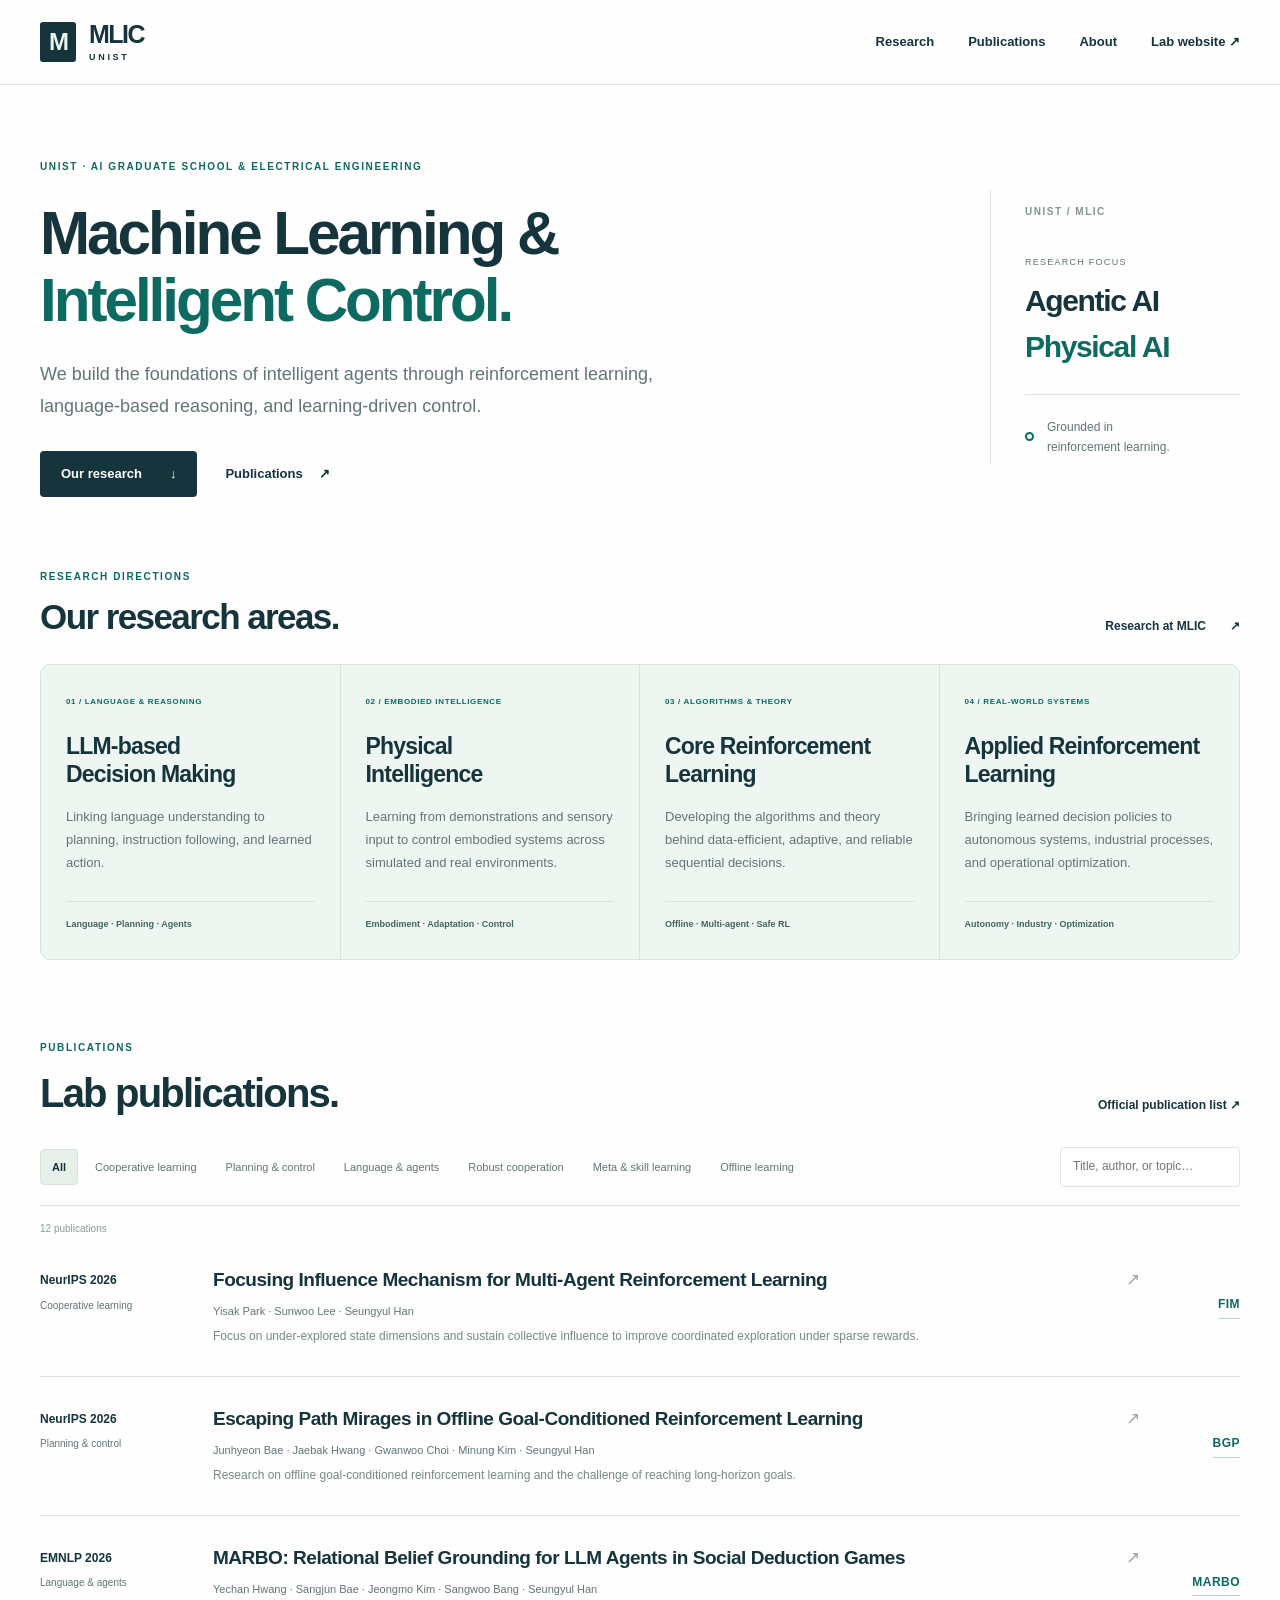
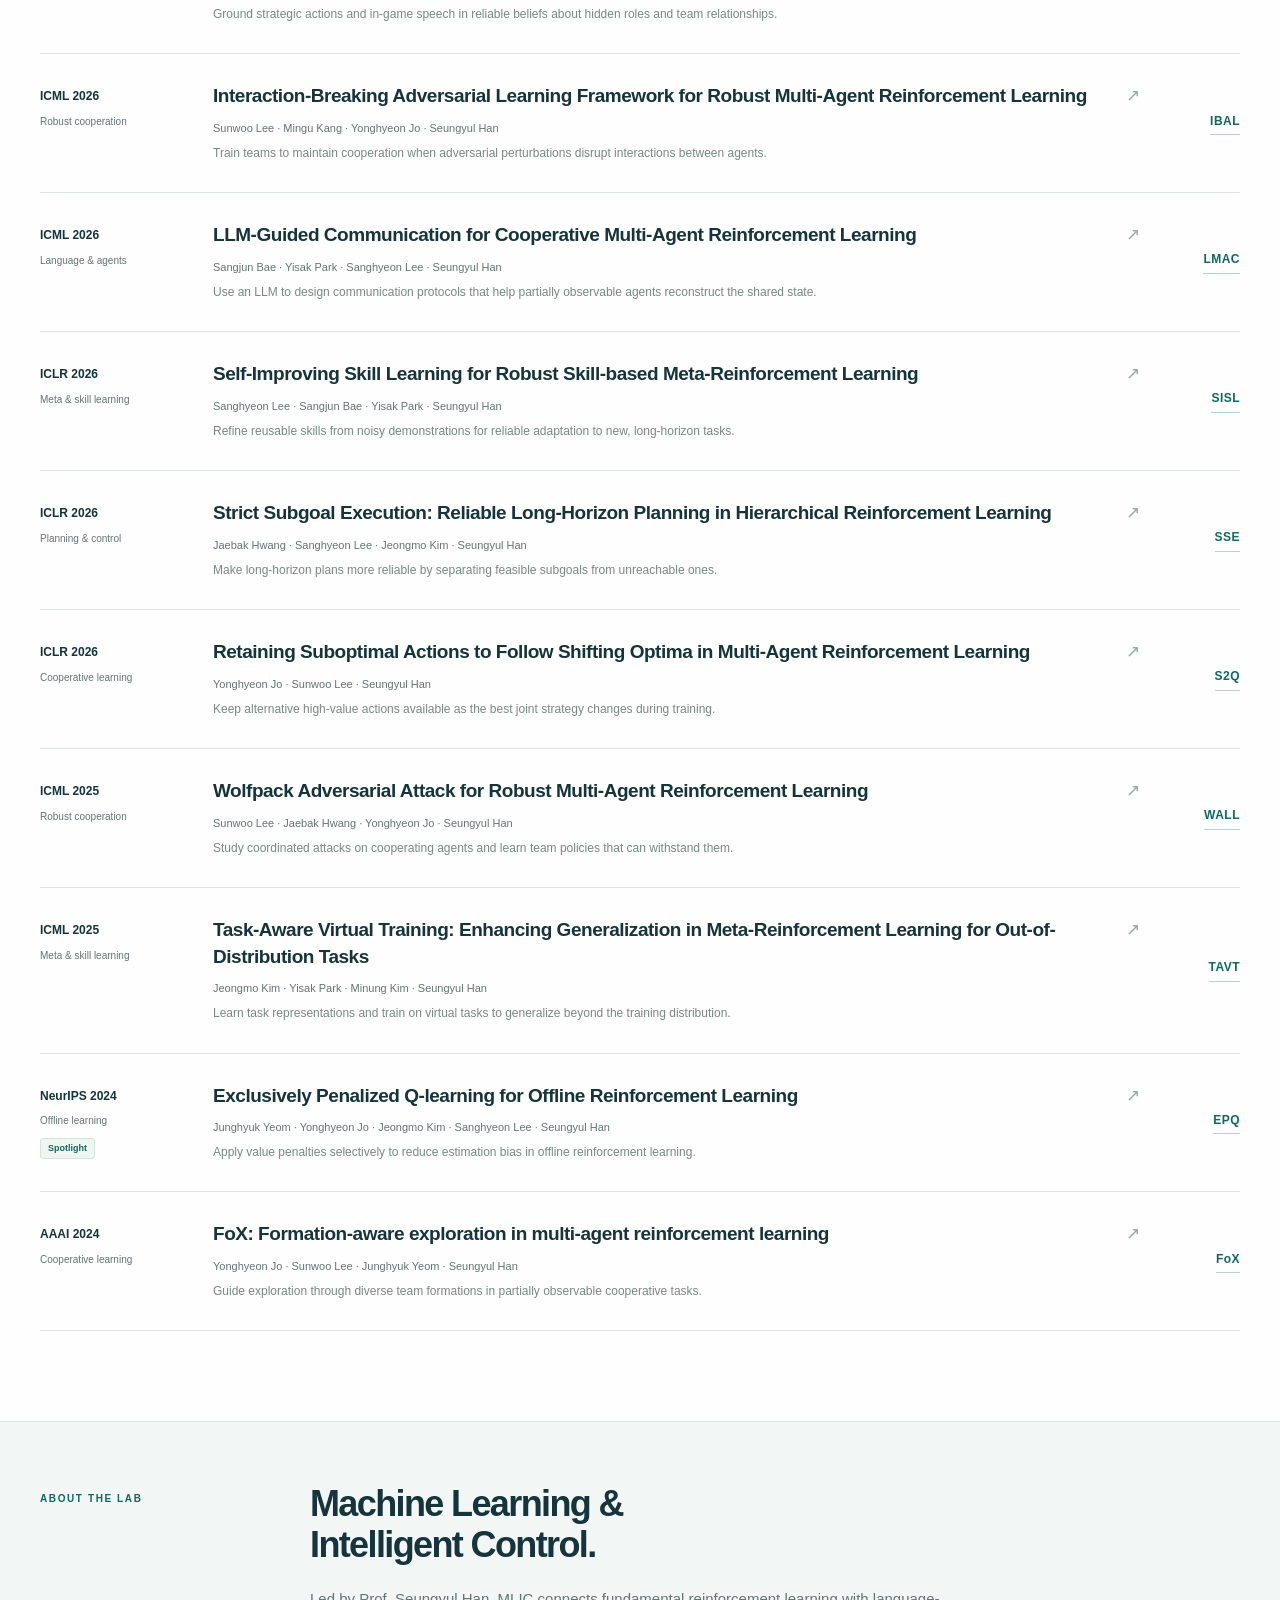
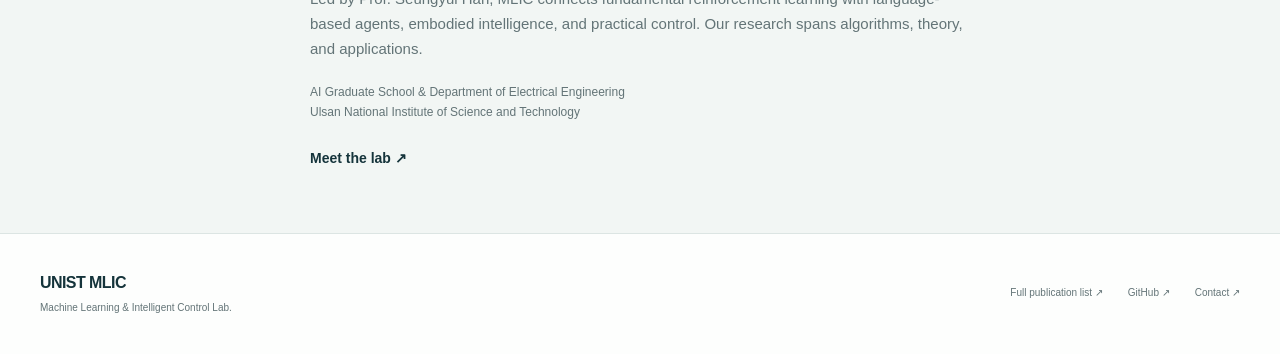
<file: index.html>
<!doctype html>
<html lang="en">
<head>
  <meta charset="utf-8">
  <meta name="viewport" content="width=device-width,initial-scale=1">
  <title>UNIST MLIC | Machine Learning &amp; Intelligent Control</title>
  <meta name="description" content="The Machine Learning &amp; Intelligent Control Lab at UNIST: reinforcement learning, LLM-based decision making, physical intelligence, and real-world control.">
  <meta name="theme-color" content="#113d46">
  <meta property="og:title" content="UNIST MLIC | Machine Learning &amp; Intelligent Control">
  <meta property="og:description" content="Intelligent agents through reinforcement learning, language-based reasoning, and learning-driven control.">
  <meta property="og:type" content="website">
  <meta property="og:url" content="https://unistmlic.github.io/">
  <link rel="canonical" href="https://unistmlic.github.io/">
  <link rel="icon" type="image/svg+xml" href="assets/favicon.svg">
  <link rel="stylesheet" href="styles.css">
  <link rel="stylesheet" href="lab-home.css">
</head>
<body>
<a class="skip" href="#main">Skip to content</a>
<header class="site-header">
  <nav class="container nav" aria-label="Main navigation">
    <a class="wordmark" href="./"><span class="mark" aria-hidden="true">M</span><span>MLIC<span class="wordmark-sub">UNIST</span></span></a>
    <div class="nav-links"><a href="#research">Research</a><a href="#projects">Publications</a><a href="#about">About</a><a href="https://mllab.unist.ac.kr/" target="_blank" rel="noopener">Lab website <span aria-hidden="true">↗</span></a></div>
  </nav>
</header>
<main id="main">
  <section class="container hero lab-hero" aria-labelledby="lab-title">
    <div class="hero-copy">
      <p class="eyebrow">UNIST · AI GRADUATE SCHOOL &amp; ELECTRICAL ENGINEERING</p>
      <h1 id="lab-title">Machine Learning &amp;<br><em>Intelligent Control.</em></h1>
      <p class="hero-intro">We build the foundations of intelligent agents through reinforcement learning, language-based reasoning, and learning-driven control.</p>
      <div class="lab-actions"><a class="button" href="#research">Our research <span aria-hidden="true">↓</span></a><a class="text-link" href="#projects">Publications <span aria-hidden="true">↗</span></a></div>
    </div>
    <aside class="research-focus" aria-label="Research focus">
      <span class="aside-index">UNIST / MLIC</span>
      <p class="focus-label">RESEARCH FOCUS</p>
      <p class="focus-theme">Agentic AI<br><span>Physical AI</span></p>
      <div class="focus-foundation"><span class="focus-mark" aria-hidden="true"></span><p>Grounded in<br>reinforcement learning.</p></div>
    </aside>
  </section>
  <section class="container research-areas" id="research" aria-labelledby="research-title">
    <div class="section-top research-heading"><div><p class="eyebrow">RESEARCH DIRECTIONS</p><h2 id="research-title">Our research areas.</h2></div><a class="text-link small" href="https://mllab.unist.ac.kr/" target="_blank" rel="noopener">Research at MLIC <span aria-hidden="true">↗</span></a></div>
    <div class="research-grid">
      <article class="research-area"><span class="area-number">01 / LANGUAGE &amp; REASONING</span><h3>LLM-based<br>Decision Making</h3><p>Linking language understanding to planning, instruction following, and learned action.</p><span class="area-topics">Language · Planning · Agents</span></article>
      <article class="research-area"><span class="area-number">02 / EMBODIED INTELLIGENCE</span><h3>Physical<br>Intelligence</h3><p>Learning from demonstrations and sensory input to control embodied systems across simulated and real environments.</p><span class="area-topics">Embodiment · Adaptation · Control</span></article>
      <article class="research-area"><span class="area-number">03 / ALGORITHMS &amp; THEORY</span><h3>Core Reinforcement<br>Learning</h3><p>Developing the algorithms and theory behind data-efficient, adaptive, and reliable sequential decisions.</p><span class="area-topics">Offline · Multi-agent · Safe RL</span></article>
      <article class="research-area"><span class="area-number">04 / REAL-WORLD SYSTEMS</span><h3>Applied Reinforcement<br>Learning</h3><p>Bringing learned decision policies to autonomous systems, industrial processes, and operational optimization.</p><span class="area-topics">Autonomy · Industry · Optimization</span></article>
    </div>
  </section>
<section class="container projects" id="projects" aria-labelledby="projects-title">
  <div class="section-top"><div><p class="eyebrow">PUBLICATIONS</p><h2 id="projects-title">Lab publications.</h2></div><a class="text-link small" href="https://mllab.unist.ac.kr/publications/">Official publication list ↗</a></div>
  <div class="directory-controls"><div class="filters" role="group" aria-label="Filter research"><button type="button" data-filter="All" aria-pressed="true">All</button><button type="button" data-filter="Cooperative learning" aria-pressed="false">Cooperative learning</button><button type="button" data-filter="Planning &amp; control" aria-pressed="false">Planning &amp; control</button><button type="button" data-filter="Language &amp; agents" aria-pressed="false">Language &amp; agents</button><button type="button" data-filter="Robust cooperation" aria-pressed="false">Robust cooperation</button><button type="button" data-filter="Meta &amp; skill learning" aria-pressed="false">Meta &amp; skill learning</button><button type="button" data-filter="Offline learning" aria-pressed="false">Offline learning</button></div><label class="search"><span class="sr-only">Search publications</span><input type="search" placeholder="Title, author, or topic…" id="project-search" autocomplete="off"></label></div>
  <p class="result-count" id="result-count" aria-live="polite">12 publications</p>
  <div id="paper-list"><article class="paper-row" data-category="Cooperative learning" data-search="fim fim focusing influence mechanism for multi-agent reinforcement learning yisak park · sunwoo lee · seungyul han neurips 2026 cooperative learning focus on under-explored state dimensions and sustain collective influence to improve coordinated exploration under sparse rewards. ">
  <div class="paper-meta"><span class="venue">NeurIPS 2026</span><span class="category">Cooperative learning</span></div>
  <div class="paper-main"><a class="paper-title" href="FIM/">Focusing Influence Mechanism for Multi-Agent Reinforcement Learning<span class="row-arrow" aria-hidden="true">↗</span></a><p class="paper-authors">Yisak Park · Sunwoo Lee · Seungyul Han</p><p class="paper-description">Focus on under-explored state dimensions and sustain collective influence to improve coordinated exploration under sparse rewards.</p></div>
  <a class="paper-acronym" href="FIM/" aria-label="Explore FIM">FIM</a>
</article><article class="paper-row" data-category="Planning &amp; control" data-search="bgp bgp escaping path mirages in offline goal-conditioned reinforcement learning junhyeon bae · jaebak hwang · gwanwoo choi · minung kim · seungyul han neurips 2026 planning &amp; control research on offline goal-conditioned reinforcement learning and the challenge of reaching long-horizon goals. ">
  <div class="paper-meta"><span class="venue">NeurIPS 2026</span><span class="category">Planning &amp; control</span></div>
  <div class="paper-main"><a class="paper-title" href="papers/BGP/">Escaping Path Mirages in Offline Goal-Conditioned Reinforcement Learning<span class="row-arrow" aria-hidden="true">↗</span></a><p class="paper-authors">Junhyeon Bae · Jaebak Hwang · Gwanwoo Choi · Minung Kim · Seungyul Han</p><p class="paper-description">Research on offline goal-conditioned reinforcement learning and the challenge of reaching long-horizon goals.</p></div>
  <a class="paper-acronym" href="papers/BGP/" aria-label="Explore BGP">BGP</a>
</article><article class="paper-row" data-category="Language &amp; agents" data-search="marbo marbo marbo: relational belief grounding for llm agents in social deduction games yechan hwang · sangjun bae · jeongmo kim · sangwoo bang · seungyul han emnlp 2026 language &amp; agents ground strategic actions and in-game speech in reliable beliefs about hidden roles and team relationships.  정모 jungmo kim">
  <div class="paper-meta"><span class="venue">EMNLP 2026</span><span class="category">Language &amp; agents</span></div>
  <div class="paper-main"><a class="paper-title" href="papers/MARBO/">MARBO: Relational Belief Grounding for LLM Agents in Social Deduction Games<span class="row-arrow" aria-hidden="true">↗</span></a><p class="paper-authors">Yechan Hwang · Sangjun Bae · Jeongmo Kim · Sangwoo Bang · Seungyul Han</p><p class="paper-description">Ground strategic actions and in-game speech in reliable beliefs about hidden roles and team relationships.</p></div>
  <a class="paper-acronym" href="papers/MARBO/" aria-label="Explore MARBO">MARBO</a>
</article><article class="paper-row" data-category="Robust cooperation" data-search="ibal ibal interaction-breaking adversarial learning framework for robust multi-agent reinforcement learning sunwoo lee · mingu kang · yonghyeon jo · seungyul han icml 2026 robust cooperation train teams to maintain cooperation when adversarial perturbations disrupt interactions between agents. ">
  <div class="paper-meta"><span class="venue">ICML 2026</span><span class="category">Robust cooperation</span></div>
  <div class="paper-main"><a class="paper-title" href="papers/IBAL/">Interaction-Breaking Adversarial Learning Framework for Robust Multi-Agent Reinforcement Learning<span class="row-arrow" aria-hidden="true">↗</span></a><p class="paper-authors">Sunwoo Lee · Mingu Kang · Yonghyeon Jo · Seungyul Han</p><p class="paper-description">Train teams to maintain cooperation when adversarial perturbations disrupt interactions between agents.</p></div>
  <a class="paper-acronym" href="papers/IBAL/" aria-label="Explore IBAL">IBAL</a>
</article><article class="paper-row" data-category="Language &amp; agents" data-search="lmac lmac llm-guided communication for cooperative multi-agent reinforcement learning sangjun bae · yisak park · sanghyeon lee · seungyul han icml 2026 language &amp; agents use an llm to design communication protocols that help partially observable agents reconstruct the shared state.  상현 sanghyun lee">
  <div class="paper-meta"><span class="venue">ICML 2026</span><span class="category">Language &amp; agents</span></div>
  <div class="paper-main"><a class="paper-title" href="papers/LMAC/">LLM-Guided Communication for Cooperative Multi-Agent Reinforcement Learning<span class="row-arrow" aria-hidden="true">↗</span></a><p class="paper-authors">Sangjun Bae · Yisak Park · Sanghyeon Lee · Seungyul Han</p><p class="paper-description">Use an LLM to design communication protocols that help partially observable agents reconstruct the shared state.</p></div>
  <a class="paper-acronym" href="papers/LMAC/" aria-label="Explore LMAC">LMAC</a>
</article><article class="paper-row" data-category="Meta &amp; skill learning" data-search="sisl sisl self-improving skill learning for robust skill-based meta-reinforcement learning sanghyeon lee · sangjun bae · yisak park · seungyul han iclr 2026 meta &amp; skill learning refine reusable skills from noisy demonstrations for reliable adaptation to new, long-horizon tasks.  상현 sanghyun lee">
  <div class="paper-meta"><span class="venue">ICLR 2026</span><span class="category">Meta &amp; skill learning</span></div>
  <div class="paper-main"><a class="paper-title" href="papers/SISL/">Self-Improving Skill Learning for Robust Skill-based Meta-Reinforcement Learning<span class="row-arrow" aria-hidden="true">↗</span></a><p class="paper-authors">Sanghyeon Lee · Sangjun Bae · Yisak Park · Seungyul Han</p><p class="paper-description">Refine reusable skills from noisy demonstrations for reliable adaptation to new, long-horizon tasks.</p></div>
  <a class="paper-acronym" href="papers/SISL/" aria-label="Explore SISL">SISL</a>
</article><article class="paper-row" data-category="Planning &amp; control" data-search="sse sse strict subgoal execution: reliable long-horizon planning in hierarchical reinforcement learning jaebak hwang · sanghyeon lee · jeongmo kim · seungyul han iclr 2026 planning &amp; control make long-horizon plans more reliable by separating feasible subgoals from unreachable ones.  상현 sanghyun lee 정모 jungmo kim">
  <div class="paper-meta"><span class="venue">ICLR 2026</span><span class="category">Planning &amp; control</span></div>
  <div class="paper-main"><a class="paper-title" href="papers/SSE/">Strict Subgoal Execution: Reliable Long-Horizon Planning in Hierarchical Reinforcement Learning<span class="row-arrow" aria-hidden="true">↗</span></a><p class="paper-authors">Jaebak Hwang · Sanghyeon Lee · Jeongmo Kim · Seungyul Han</p><p class="paper-description">Make long-horizon plans more reliable by separating feasible subgoals from unreachable ones.</p></div>
  <a class="paper-acronym" href="papers/SSE/" aria-label="Explore SSE">SSE</a>
</article><article class="paper-row" data-category="Cooperative learning" data-search="s2q s2q retaining suboptimal actions to follow shifting optima in multi-agent reinforcement learning yonghyeon jo · sunwoo lee · seungyul han iclr 2026 cooperative learning keep alternative high-value actions available as the best joint strategy changes during training. ">
  <div class="paper-meta"><span class="venue">ICLR 2026</span><span class="category">Cooperative learning</span></div>
  <div class="paper-main"><a class="paper-title" href="papers/S2Q/">Retaining Suboptimal Actions to Follow Shifting Optima in Multi-Agent Reinforcement Learning<span class="row-arrow" aria-hidden="true">↗</span></a><p class="paper-authors">Yonghyeon Jo · Sunwoo Lee · Seungyul Han</p><p class="paper-description">Keep alternative high-value actions available as the best joint strategy changes during training.</p></div>
  <a class="paper-acronym" href="papers/S2Q/" aria-label="Explore S2Q">S2Q</a>
</article><article class="paper-row" data-category="Robust cooperation" data-search="wall wall wolfpack adversarial attack for robust multi-agent reinforcement learning sunwoo lee · jaebak hwang · yonghyeon jo · seungyul han icml 2025 robust cooperation study coordinated attacks on cooperating agents and learn team policies that can withstand them. ">
  <div class="paper-meta"><span class="venue">ICML 2025</span><span class="category">Robust cooperation</span></div>
  <div class="paper-main"><a class="paper-title" href="papers/WALL/">Wolfpack Adversarial Attack for Robust Multi-Agent Reinforcement Learning<span class="row-arrow" aria-hidden="true">↗</span></a><p class="paper-authors">Sunwoo Lee · Jaebak Hwang · Yonghyeon Jo · Seungyul Han</p><p class="paper-description">Study coordinated attacks on cooperating agents and learn team policies that can withstand them.</p></div>
  <a class="paper-acronym" href="papers/WALL/" aria-label="Explore WALL">WALL</a>
</article><article class="paper-row" data-category="Meta &amp; skill learning" data-search="tavt tavt task-aware virtual training: enhancing generalization in meta-reinforcement learning for out-of-distribution tasks jeongmo kim · yisak park · minung kim · seungyul han icml 2025 meta &amp; skill learning learn task representations and train on virtual tasks to generalize beyond the training distribution.  정모 jungmo kim">
  <div class="paper-meta"><span class="venue">ICML 2025</span><span class="category">Meta &amp; skill learning</span></div>
  <div class="paper-main"><a class="paper-title" href="papers/TAVT/">Task-Aware Virtual Training: Enhancing Generalization in Meta-Reinforcement Learning for Out-of-Distribution Tasks<span class="row-arrow" aria-hidden="true">↗</span></a><p class="paper-authors">Jeongmo Kim · Yisak Park · Minung Kim · Seungyul Han</p><p class="paper-description">Learn task representations and train on virtual tasks to generalize beyond the training distribution.</p></div>
  <a class="paper-acronym" href="papers/TAVT/" aria-label="Explore TAVT">TAVT</a>
</article><article class="paper-row" data-category="Offline learning" data-search="epq epq exclusively penalized q-learning for offline reinforcement learning junghyuk yeom · yonghyeon jo · jeongmo kim · sanghyeon lee · seungyul han neurips 2024 offline learning apply value penalties selectively to reduce estimation bias in offline reinforcement learning. spotlight 상현 sanghyun lee 정모 jungmo kim">
  <div class="paper-meta"><span class="venue">NeurIPS 2024</span><span class="category">Offline learning</span><span class="paper-award">Spotlight</span></div>
  <div class="paper-main"><a class="paper-title" href="papers/EPQ/">Exclusively Penalized Q-learning for Offline Reinforcement Learning<span class="row-arrow" aria-hidden="true">↗</span></a><p class="paper-authors">Junghyuk Yeom · Yonghyeon Jo · Jeongmo Kim · Sanghyeon Lee · Seungyul Han</p><p class="paper-description">Apply value penalties selectively to reduce estimation bias in offline reinforcement learning.</p></div>
  <a class="paper-acronym" href="papers/EPQ/" aria-label="Explore EPQ">EPQ</a>
</article><article class="paper-row" data-category="Cooperative learning" data-search="fox fox fox: formation-aware exploration in multi-agent reinforcement learning yonghyeon jo · sunwoo lee · junghyuk yeom · seungyul han aaai 2024 cooperative learning guide exploration through diverse team formations in partially observable cooperative tasks. ">
  <div class="paper-meta"><span class="venue">AAAI 2024</span><span class="category">Cooperative learning</span></div>
  <div class="paper-main"><a class="paper-title" href="papers/FoX/">FoX: Formation-aware exploration in multi-agent reinforcement learning<span class="row-arrow" aria-hidden="true">↗</span></a><p class="paper-authors">Yonghyeon Jo · Sunwoo Lee · Junghyuk Yeom · Seungyul Han</p><p class="paper-description">Guide exploration through diverse team formations in partially observable cooperative tasks.</p></div>
  <a class="paper-acronym" href="papers/FoX/" aria-label="Explore FoX">FoX</a>
</article></div>
  <p class="empty" id="empty-results" hidden>No publications match your search. Try another title, author, or topic.</p>
</section>
<section class="about-band" id="about"><div class="container about"><p class="eyebrow">ABOUT THE LAB</p><div><h2>Machine Learning &amp;<br>Intelligent Control.</h2><p>Led by Prof. Seungyul Han, MLIC connects fundamental reinforcement learning with language-based agents, embodied intelligence, and practical control. Our research spans algorithms, theory, and applications.</p><p class="about-affiliation">AI Graduate School &amp; Department of Electrical Engineering<br>Ulsan National Institute of Science and Technology</p><a class="text-link" href="https://mllab.unist.ac.kr/">Meet the lab ↗</a></div></div></section>
</main>
<script src="script.js"></script>
<footer class="container footer"><div><a class="footer-brand" href="./">UNIST MLIC</a><p>Machine Learning &amp; Intelligent Control Lab.</p></div><div class="footer-links"><a href="https://mllab.unist.ac.kr/publications/">Full publication list ↗</a><a href="https://github.com/unistmlic">GitHub ↗</a><a href="mailto:syhan@unist.ac.kr">Contact ↗</a></div></footer>
</body>
</html>
</file>
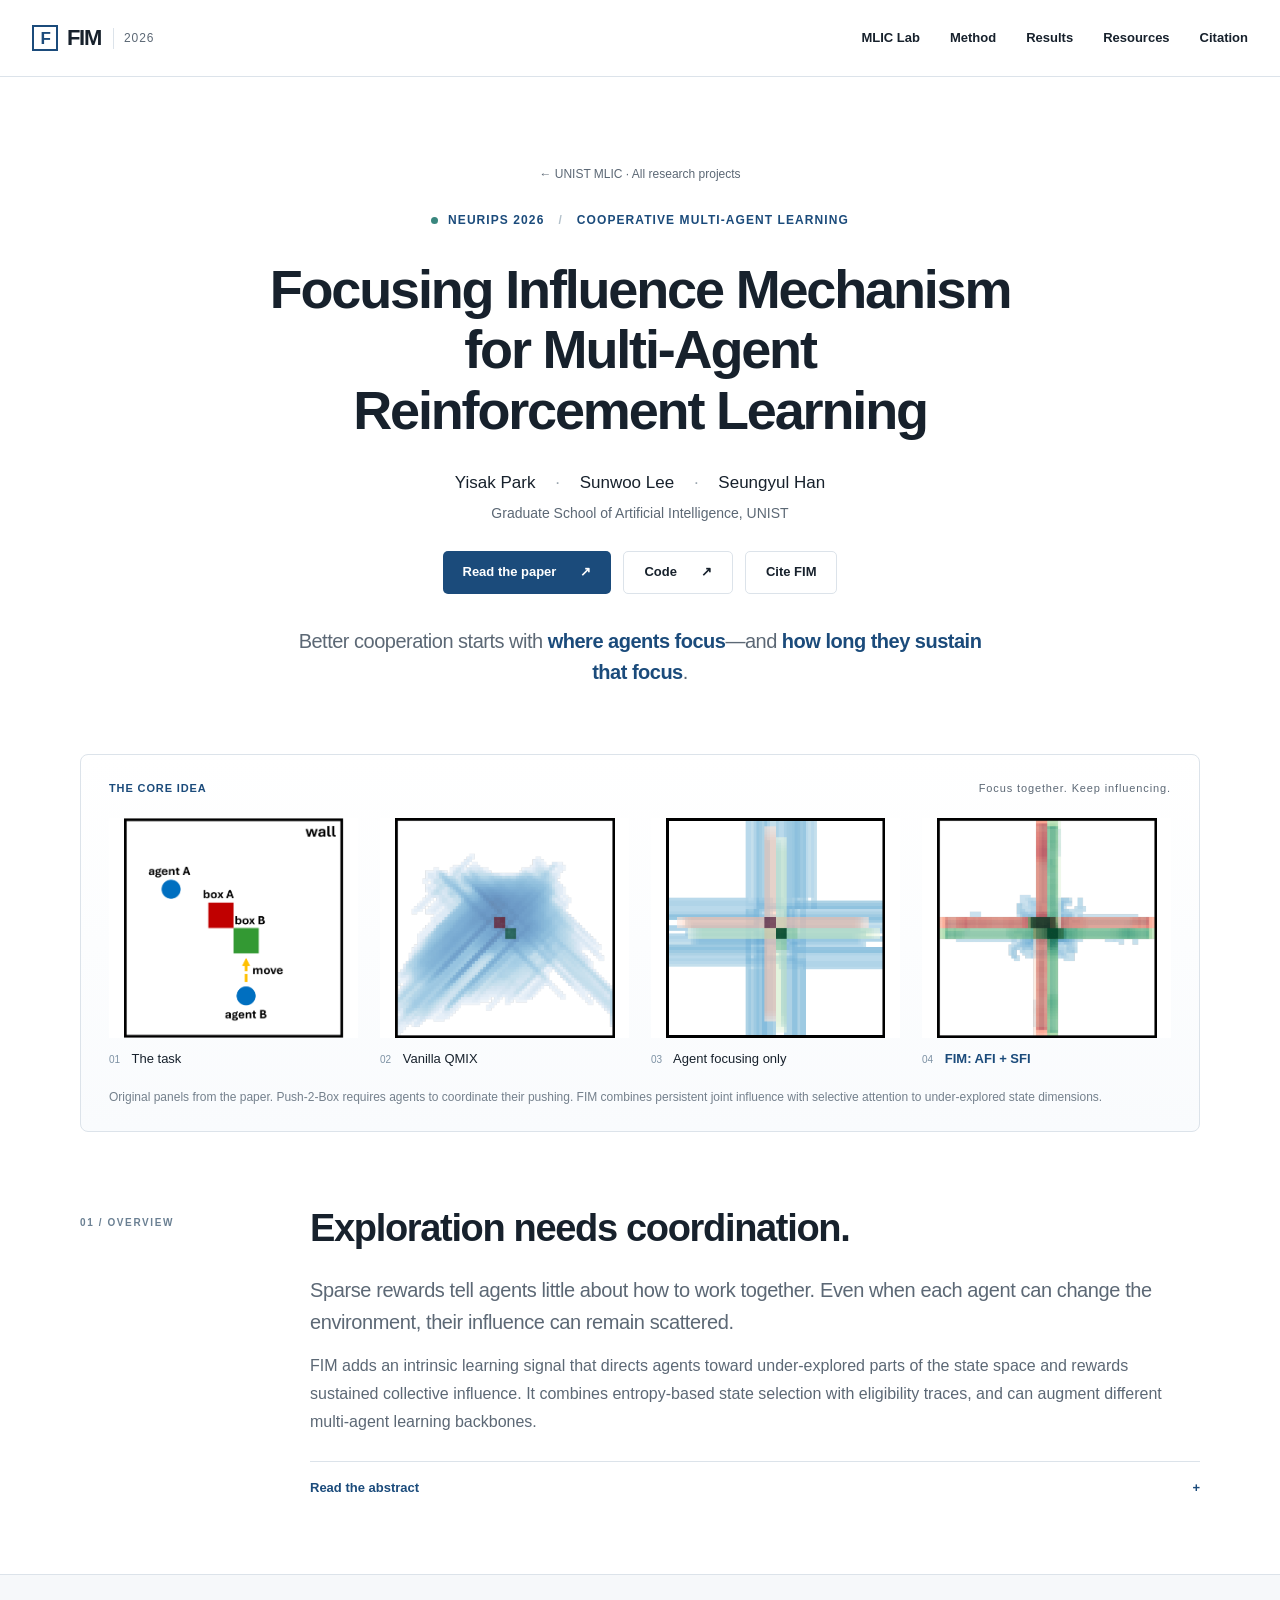
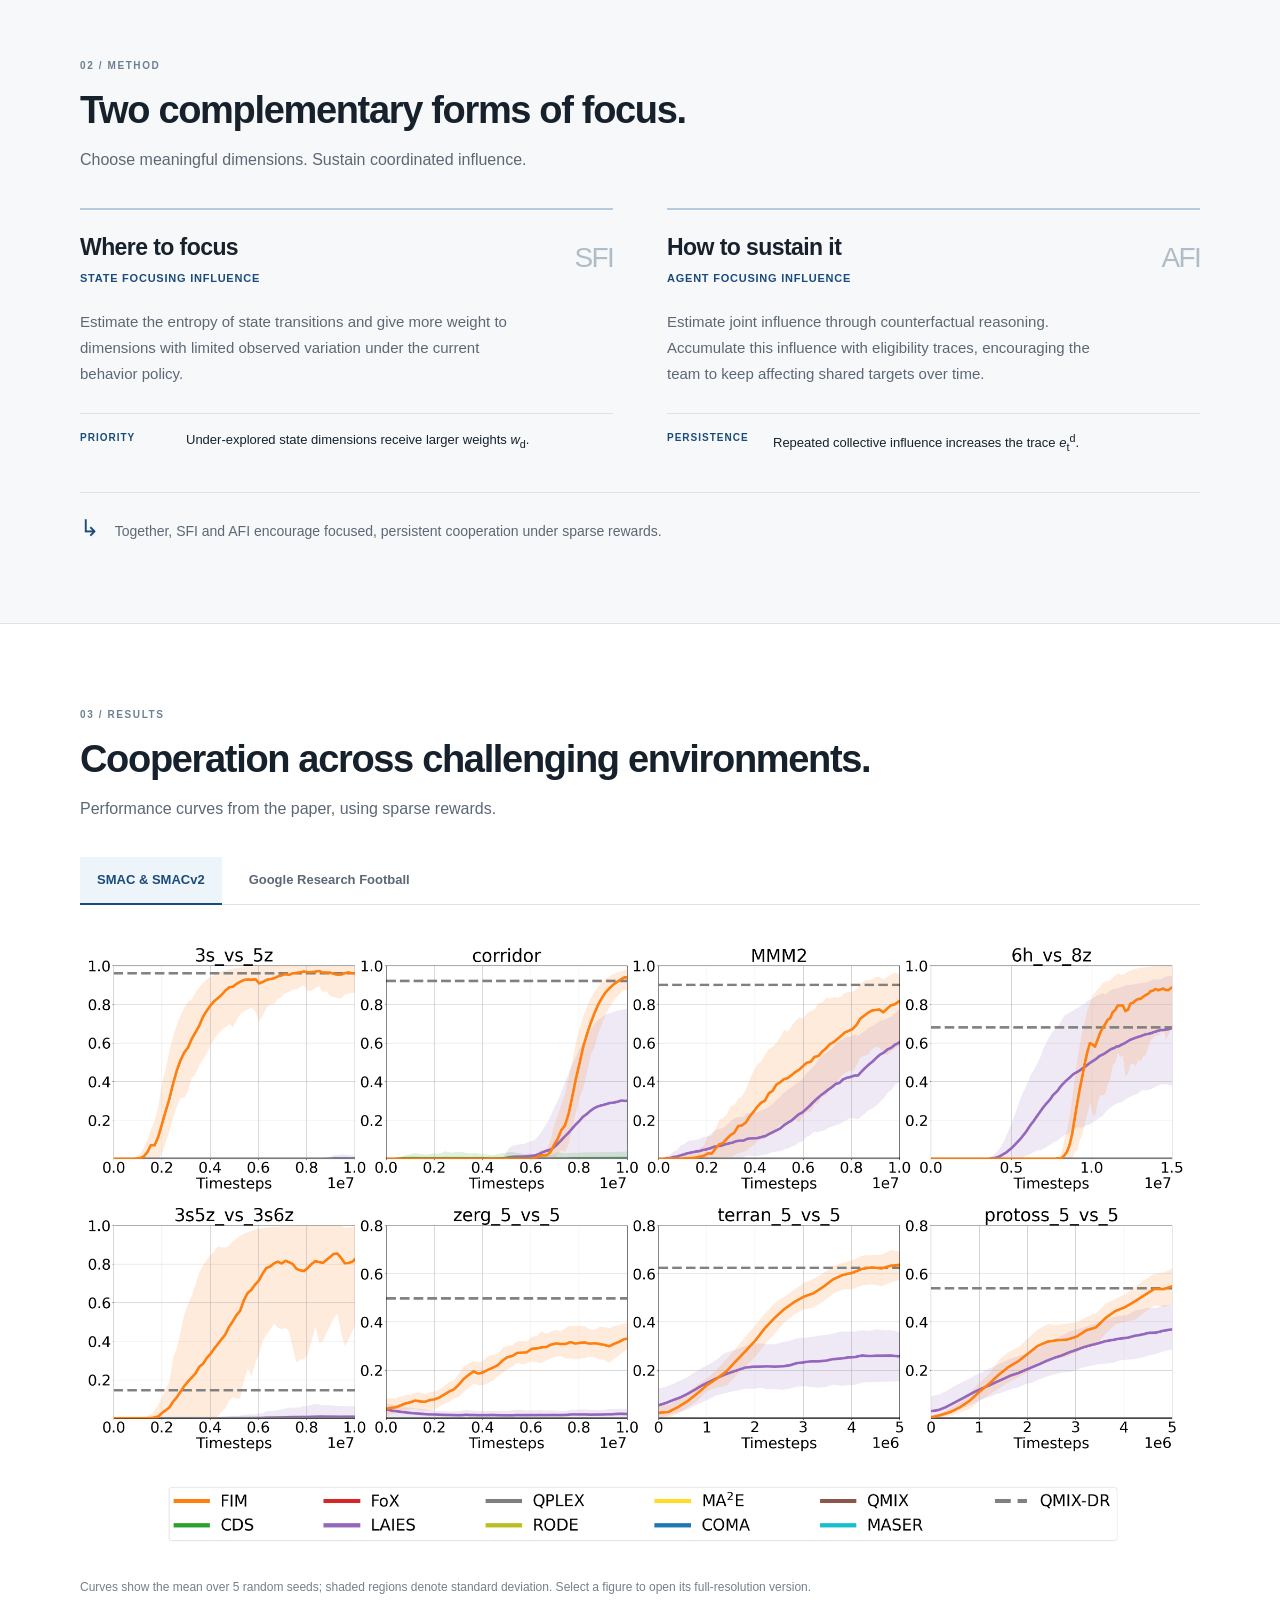
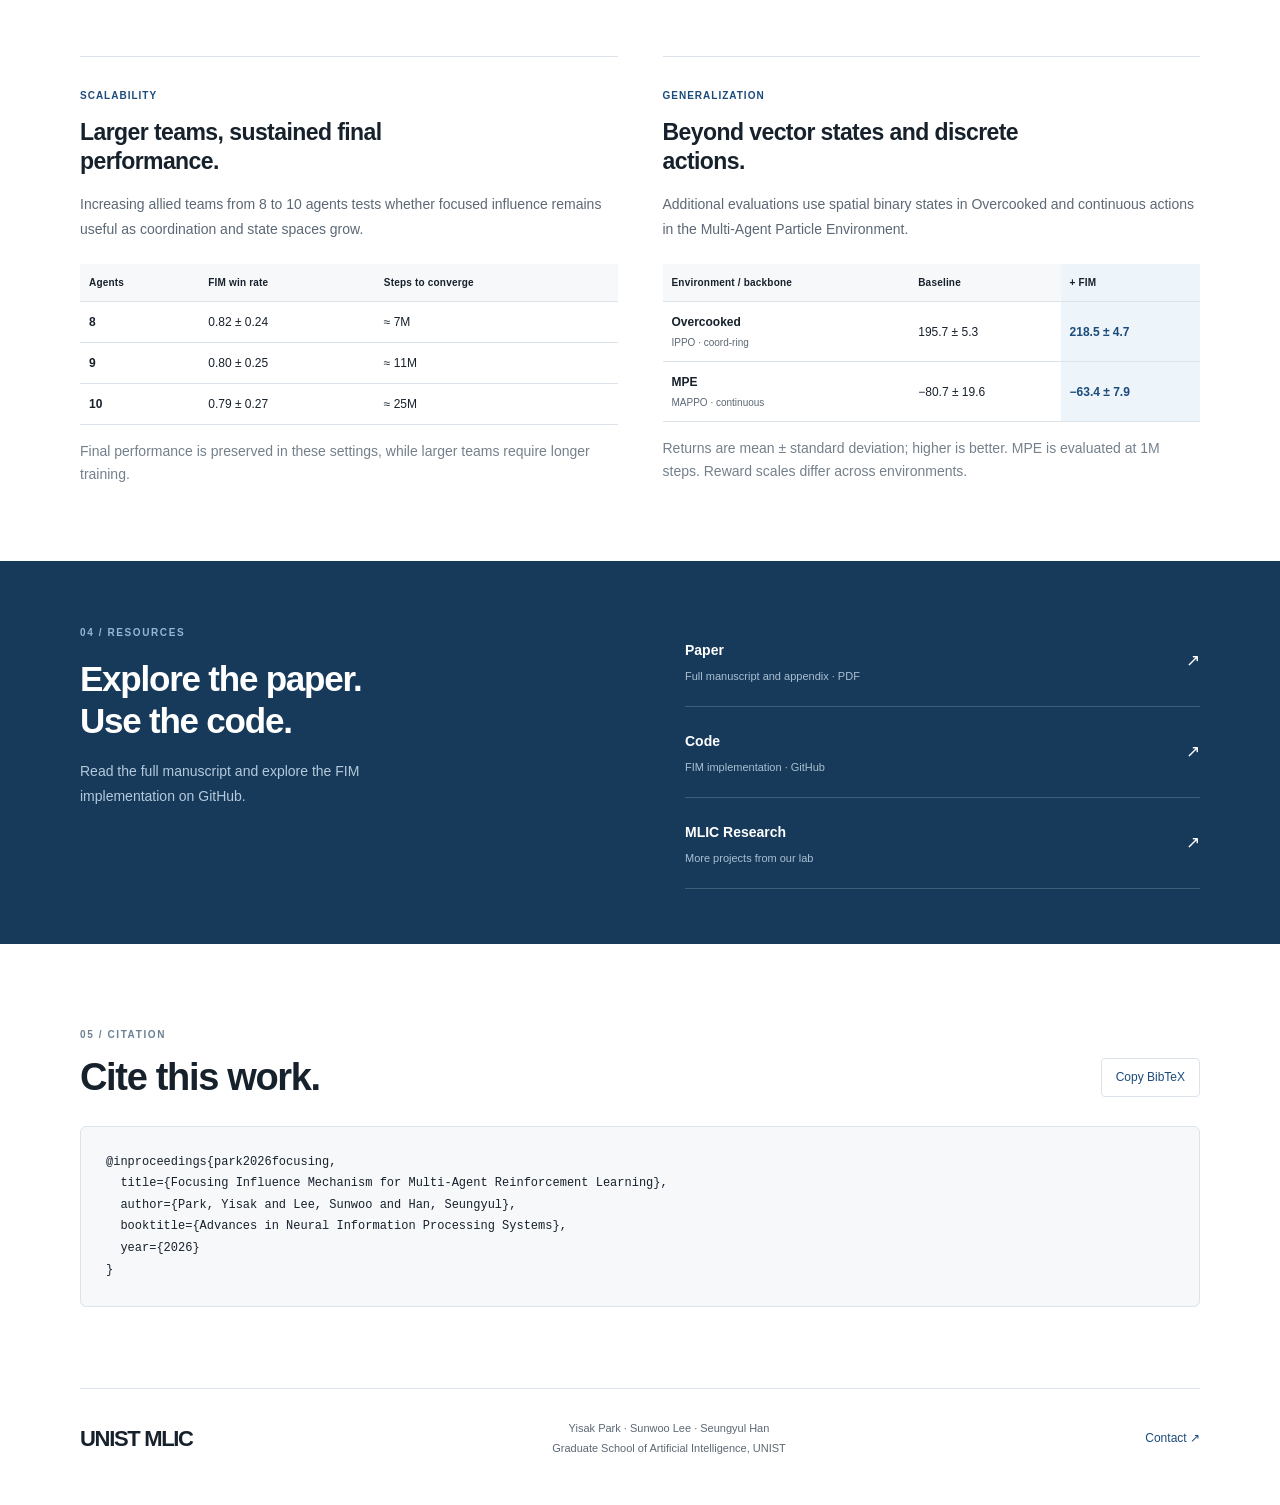
<file: FIM/index.html>
<!doctype html>
<html lang="en">
<head>
  <meta charset="utf-8">
  <meta name="viewport" content="width=device-width, initial-scale=1">
  <meta name="description" content="FIM: Focusing Influence Mechanism for Multi-Agent Reinforcement Learning. NeurIPS 2026. Focus on under-explored state dimensions and sustain coordinated influence.">
  <meta name="theme-color" content="#183e68">
  <meta property="og:title" content="FIM · Focusing Influence Mechanism">
  <meta property="og:description" content="Focused, persistent cooperation under sparse rewards. NeurIPS 2026 · UNIST MLIC.">
  <meta property="og:type" content="website">
  <meta property="og:url" content="https://unistmlic.github.io/FIM/">
  <title>FIM · Focusing Influence Mechanism · NeurIPS 2026</title>
  <link rel="canonical" href="https://unistmlic.github.io/FIM/">
  <link rel="icon" href="assets/favicon.svg" type="image/svg+xml">
  <link rel="stylesheet" href="styles.css">
</head>
<body>
  <a class="skip" href="#main">Skip to content</a>
  <header class="nav-shell"><nav class="nav" aria-label="Main navigation">
    <a class="brand" href="#main"><span class="brand-mark" aria-hidden="true">F</span> FIM <span class="year">2026</span></a>
    <div class="nav-links"><a href="../">MLIC Lab</a><a href="#method">Method</a><a href="#results">Results</a><a href="#resources">Resources</a><a href="#citation">Citation</a></div>
  </nav></header>

  <main id="main">
    <section class="hero wrap" aria-labelledby="paper-title">
      <a class="lab-back" href="../">← UNIST MLIC · All research projects</a>
      <p class="eyebrow"><span class="dot"></span> NeurIPS 2026 <span class="eyebrow-divider">/</span> Cooperative multi-agent learning</p>
      <h1 id="paper-title">Focusing Influence Mechanism<br class="desktop-break"> for Multi-Agent<br class="desktop-break"> Reinforcement Learning</h1>
      <p class="authors">Yisak Park <span>·</span> Sunwoo Lee <span>·</span> Seungyul Han</p>
      <p class="affiliation">Graduate School of Artificial Intelligence, UNIST</p>
      <div class="hero-actions"><a class="button primary" href="assets/FIM_paper.pdf" target="_blank" rel="noopener">Read the paper <span aria-hidden="true">↗</span></a><a class="button secondary" href="https://github.com/yisak9101/FIM" target="_blank" rel="noopener">Code <span aria-hidden="true">↗</span></a><a class="button secondary" href="#citation">Cite FIM</a></div>
      <p class="hero-summary">Better cooperation starts with <strong>where agents focus</strong>—and <strong>how long they sustain that focus</strong>.</p>
    </section>

    <section class="teaser wrap" aria-labelledby="teaser-title">
      <div class="section-kicker"><span>THE CORE IDEA</span><span>Focus together. Keep influencing.</span></div>
      <h2 class="sr-only" id="teaser-title">A motivating example in Push-2-Box</h2>
      <div class="teaser-grid">
        <figure><div class="teaser-image"><img src="assets/pushbox-task.png" width="400" height="400" alt="Push-2-Box environment with two agents and two boxes"></div><figcaption><span class="panel-id">01</span> The task</figcaption></figure>
        <figure><div class="teaser-image"><img src="assets/pushbox-qmix.png" width="400" height="400" alt="Vanilla QMIX visitation patterns show scattered influence"></div><figcaption><span class="panel-id">02</span> Vanilla QMIX</figcaption></figure>
        <figure><div class="teaser-image"><img src="assets/pushbox-afi.png" width="400" height="400" alt="Agent focusing alone increases influence over both boxes"></div><figcaption><span class="panel-id">03</span> Agent focusing only</figcaption></figure>
        <figure class="ours-panel"><div class="teaser-image"><img src="assets/pushbox-fim.png" width="400" height="400" alt="FIM combines agent and state focusing to concentrate influence on a box"></div><figcaption><span class="panel-id">04</span> <strong>FIM: AFI + SFI</strong></figcaption></figure>
      </div>
      <p class="figure-note">Original panels from the paper. Push-2-Box requires agents to coordinate their pushing. FIM combines persistent joint influence with selective attention to under-explored state dimensions.</p>
    </section>

    <section class="overview wrap section" id="overview" aria-labelledby="overview-title">
      <div class="section-label">01 / OVERVIEW</div>
      <div><h2 id="overview-title">Exploration needs coordination.</h2><p class="lead">Sparse rewards tell agents little about how to work together. Even when each agent can change the environment, their influence can remain scattered.</p><p>FIM adds an intrinsic learning signal that directs agents toward under-explored parts of the state space and rewards sustained collective influence. It combines entropy-based state selection with eligibility traces, and can augment different multi-agent learning backbones.</p>
      <details class="abstract"><summary>Read the abstract <span aria-hidden="true">+</span></summary><p>Cooperative multi-agent reinforcement learning (MARL) under sparse rewards remains fundamentally challenging because agents often fail to concentrate their influence, leading to insufficiently coordinated exploration. To address this, we propose the Focusing Influence Mechanism (FIM), a framework that encourages agents to focus their influence on under-explored parts of the state space through an entropy-based criterion, while leveraging eligibility traces to enable multiple agents to consistently align and sustain their influence on the same parts of the state space when beneficial, thereby promoting coordinated and persistent joint behavior. By emphasizing under-explored regions of the state space, FIM facilitates more efficient and structured exploration even under extremely sparse rewards. Across diverse MARL benchmarks, FIM consistently improves cooperative performance over strong baselines.</p></details></div>
    </section>

    <section class="method-band" id="method"><div class="wrap section">
      <div class="section-label">02 / METHOD</div><div class="section-heading"><h2>Two complementary forms of focus.</h2><p>Choose meaningful dimensions. Sustain coordinated influence.</p></div>
      <div class="method-grid">
        <article class="method-block"><span class="method-number">SFI</span><h3>Where to focus</h3><p class="method-name">State Focusing Influence</p><p>Estimate the entropy of state transitions and give more weight to dimensions with limited observed variation under the current behavior policy.</p><div class="method-bottom"><span class="mini-label">PRIORITY</span><p>Under-explored state dimensions receive larger weights <i>w</i><sub>d</sub>.</p></div></article>
        <article class="method-block"><span class="method-number">AFI</span><h3>How to sustain it</h3><p class="method-name">Agent Focusing Influence</p><p>Estimate joint influence through counterfactual reasoning. Accumulate this influence with eligibility traces, encouraging the team to keep affecting shared targets over time.</p><div class="method-bottom"><span class="mini-label">PERSISTENCE</span><p>Repeated collective influence increases the trace <i>e</i><sub>t</sub><sup>d</sup>.</p></div></article>
      </div>
      <p class="method-takeaway"><span aria-hidden="true">↳</span> Together, SFI and AFI encourage focused, persistent cooperation under sparse rewards.</p>
    </div></section>

    <section class="wrap section results" id="results" aria-labelledby="results-title">
      <div class="section-label">03 / RESULTS</div><div class="section-heading"><h2 id="results-title">Cooperation across challenging environments.</h2><p>Performance curves from the paper, using sparse rewards.</p></div>
      <div class="tabs" role="tablist" aria-label="Benchmark results"><button id="tab-smac" role="tab" aria-selected="true" aria-controls="panel-smac" data-panel="smac">SMAC &amp; SMACv2</button><button id="tab-grf" role="tab" aria-selected="false" aria-controls="panel-grf" data-panel="grf" tabindex="-1">Google Research Football</button></div>
      <div class="plot-panel" id="panel-smac" role="tabpanel" aria-labelledby="tab-smac"><a href="assets/smac-results.png" target="_blank" rel="noopener" aria-label="Open full-size SMAC and SMACv2 results"><img src="assets/smac-results.png" width="4200" height="2300" loading="lazy" alt="Learning curves comparing FIM with MARL baselines across five SMAC and three SMACv2 scenarios"></a></div>
      <div class="plot-panel" id="panel-grf" role="tabpanel" aria-labelledby="tab-grf" hidden><a href="assets/grf-results.png" target="_blank" rel="noopener" aria-label="Open full-size Google Research Football results"><img src="assets/grf-results.png" width="4200" height="2300" loading="lazy" alt="Learning curves comparing FIM with MARL baselines on eight half-field and full-field football scenarios"></a></div>
      <p class="figure-note">Curves show the mean over 5 random seeds; shaded regions denote standard deviation. Select a figure to open its full-resolution version.</p>

      <div class="analysis-grid"><article><span class="mini-label">SCALABILITY</span><h3>Larger teams, sustained final performance.</h3><p>Increasing allied teams from 8 to 10 agents tests whether focused influence remains useful as coordination and state spaces grow.</p><div class="table-scroll"><table><caption class="sr-only">FIM scalability on SMAC</caption><thead><tr><th scope="col">Agents</th><th scope="col">FIM win rate</th><th scope="col">Steps to converge</th></tr></thead><tbody><tr><th scope="row">8</th><td>0.82 ± 0.24</td><td>≈ 7M</td></tr><tr><th scope="row">9</th><td>0.80 ± 0.25</td><td>≈ 11M</td></tr><tr><th scope="row">10</th><td>0.79 ± 0.27</td><td>≈ 25M</td></tr></tbody></table></div><p class="figure-note">Final performance is preserved in these settings, while larger teams require longer training.</p></article>
      <article><span class="mini-label">GENERALIZATION</span><h3>Beyond vector states and discrete actions.</h3><p>Additional evaluations use spatial binary states in Overcooked and continuous actions in the Multi-Agent Particle Environment.</p><div class="table-scroll"><table><caption class="sr-only">Baseline and FIM-augmented returns</caption><thead><tr><th scope="col">Environment / backbone</th><th scope="col">Baseline</th><th scope="col" class="ours">+ FIM</th></tr></thead><tbody><tr><th scope="row">Overcooked <span class="cell-note">IPPO · coord-ring</span></th><td>195.7 ± 5.3</td><td class="ours">218.5 ± 4.7</td></tr><tr><th scope="row">MPE <span class="cell-note">MAPPO · continuous</span></th><td>−80.7 ± 19.6</td><td class="ours">−63.4 ± 7.9</td></tr></tbody></table></div><p class="figure-note">Returns are mean ± standard deviation; higher is better. MPE is evaluated at 1M steps. Reward scales differ across environments.</p></article></div>
    </section>

    <section class="resource-band" id="resources"><div class="wrap resource-inner"><div><div class="section-label">04 / RESOURCES</div><h2>Explore the paper.<br>Use the code.</h2><p>Read the full manuscript and explore the FIM implementation on GitHub.</p></div><div class="resource-links"><a href="assets/FIM_paper.pdf" target="_blank" rel="noopener"><span><strong>Paper</strong><small>Full manuscript and appendix · PDF</small></span><span aria-hidden="true">↗</span></a><a href="https://github.com/yisak9101/FIM" target="_blank" rel="noopener"><span><strong>Code</strong><small>FIM implementation · GitHub</small></span><span aria-hidden="true">↗</span></a><a href="../"><span><strong>MLIC Research</strong><small>More projects from our lab</small></span><span aria-hidden="true">↗</span></a></div></div></section>

    <section class="wrap section citation" id="citation" aria-labelledby="citation-title"><div class="section-label">05 / CITATION</div><div class="citation-top"><h2 id="citation-title">Cite this work.</h2><button class="copy-button" id="copy-citation" type="button">Copy BibTeX</button></div><pre><code id="bibtex">@inproceedings{park2026focusing,
  title={Focusing Influence Mechanism for Multi-Agent Reinforcement Learning},
  author={Park, Yisak and Lee, Sunwoo and Han, Seungyul},
  booktitle={Advances in Neural Information Processing Systems},
  year={2026}
}</code></pre><p class="copy-status" id="copy-status" role="status" aria-live="polite"></p></section>
  </main>
  <footer class="wrap footer"><a class="brand" href="../">UNIST MLIC</a><p>Yisak Park · Sunwoo Lee · Seungyul Han<br>Graduate School of Artificial Intelligence, UNIST</p><a href="mailto:syhan@unist.ac.kr">Contact <span aria-hidden="true">↗</span></a></footer>
  <script src="script.js"></script>
</body>
</html>
</file>
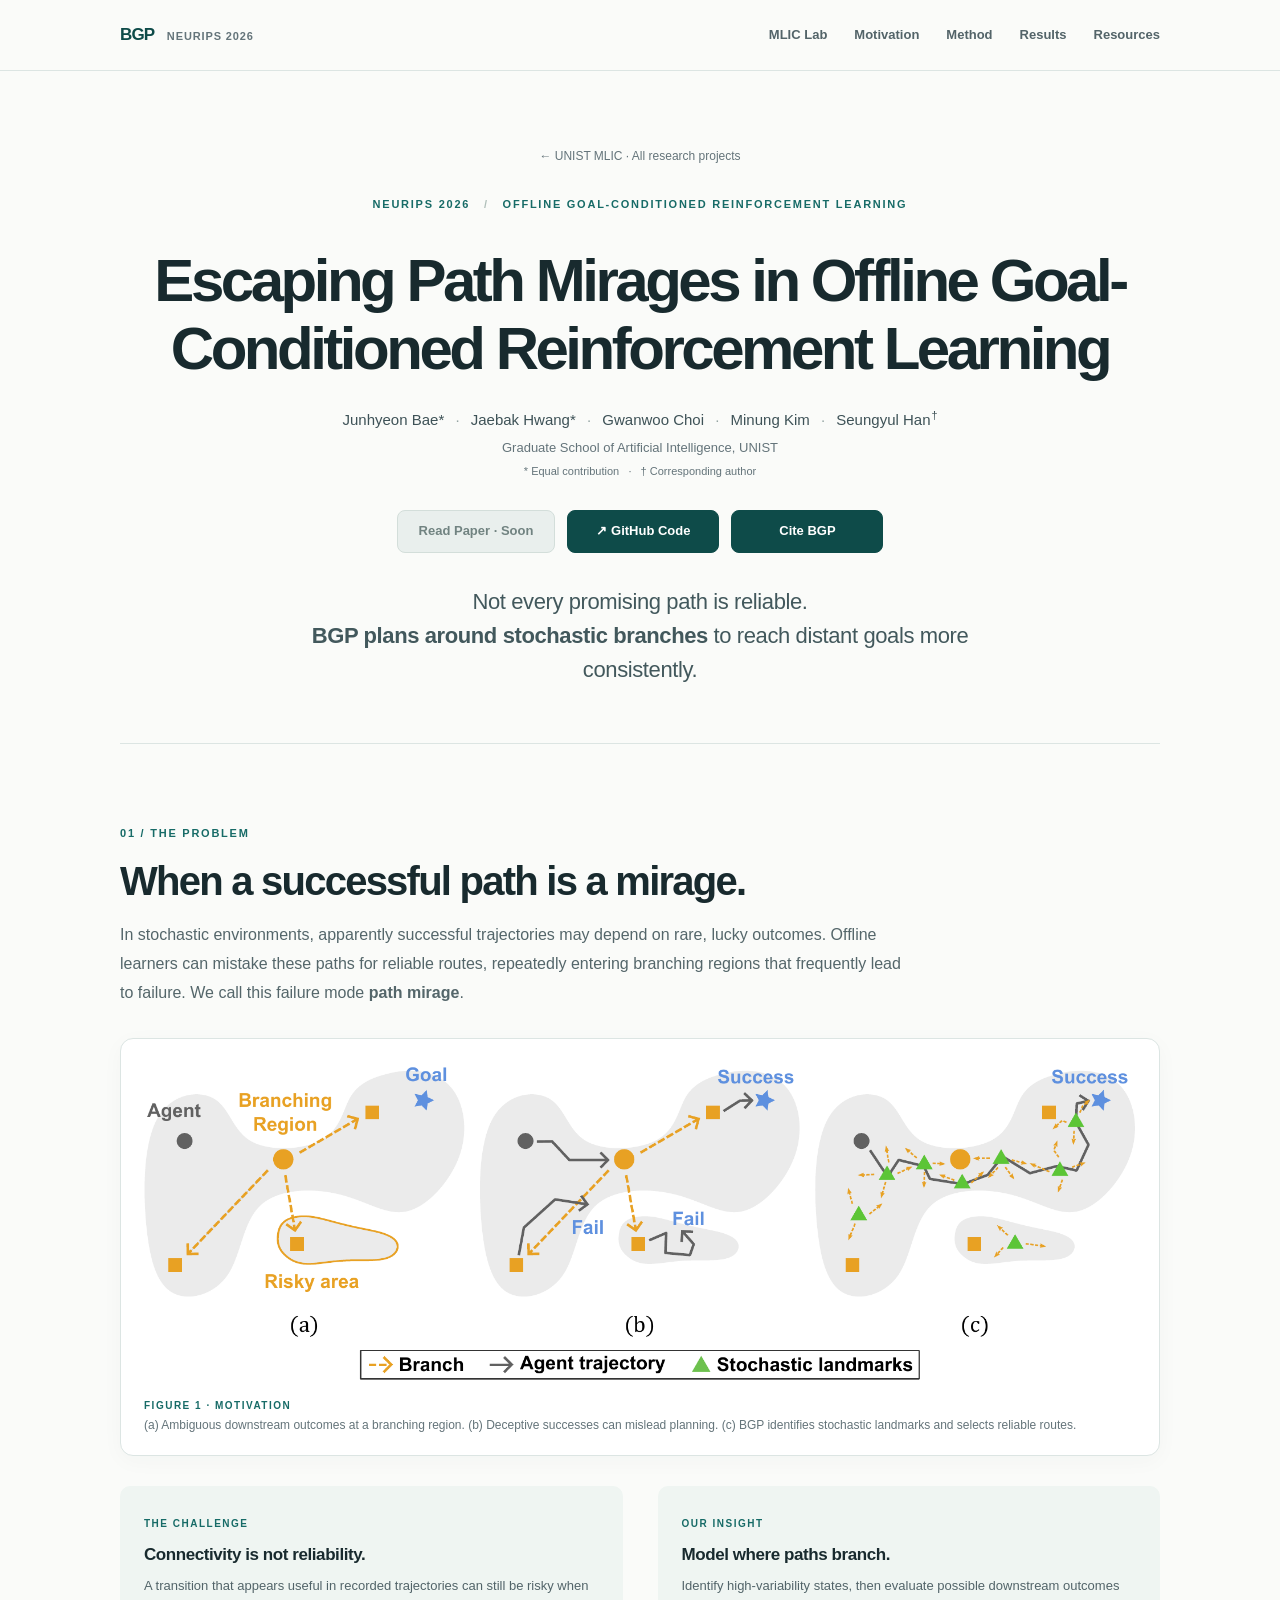
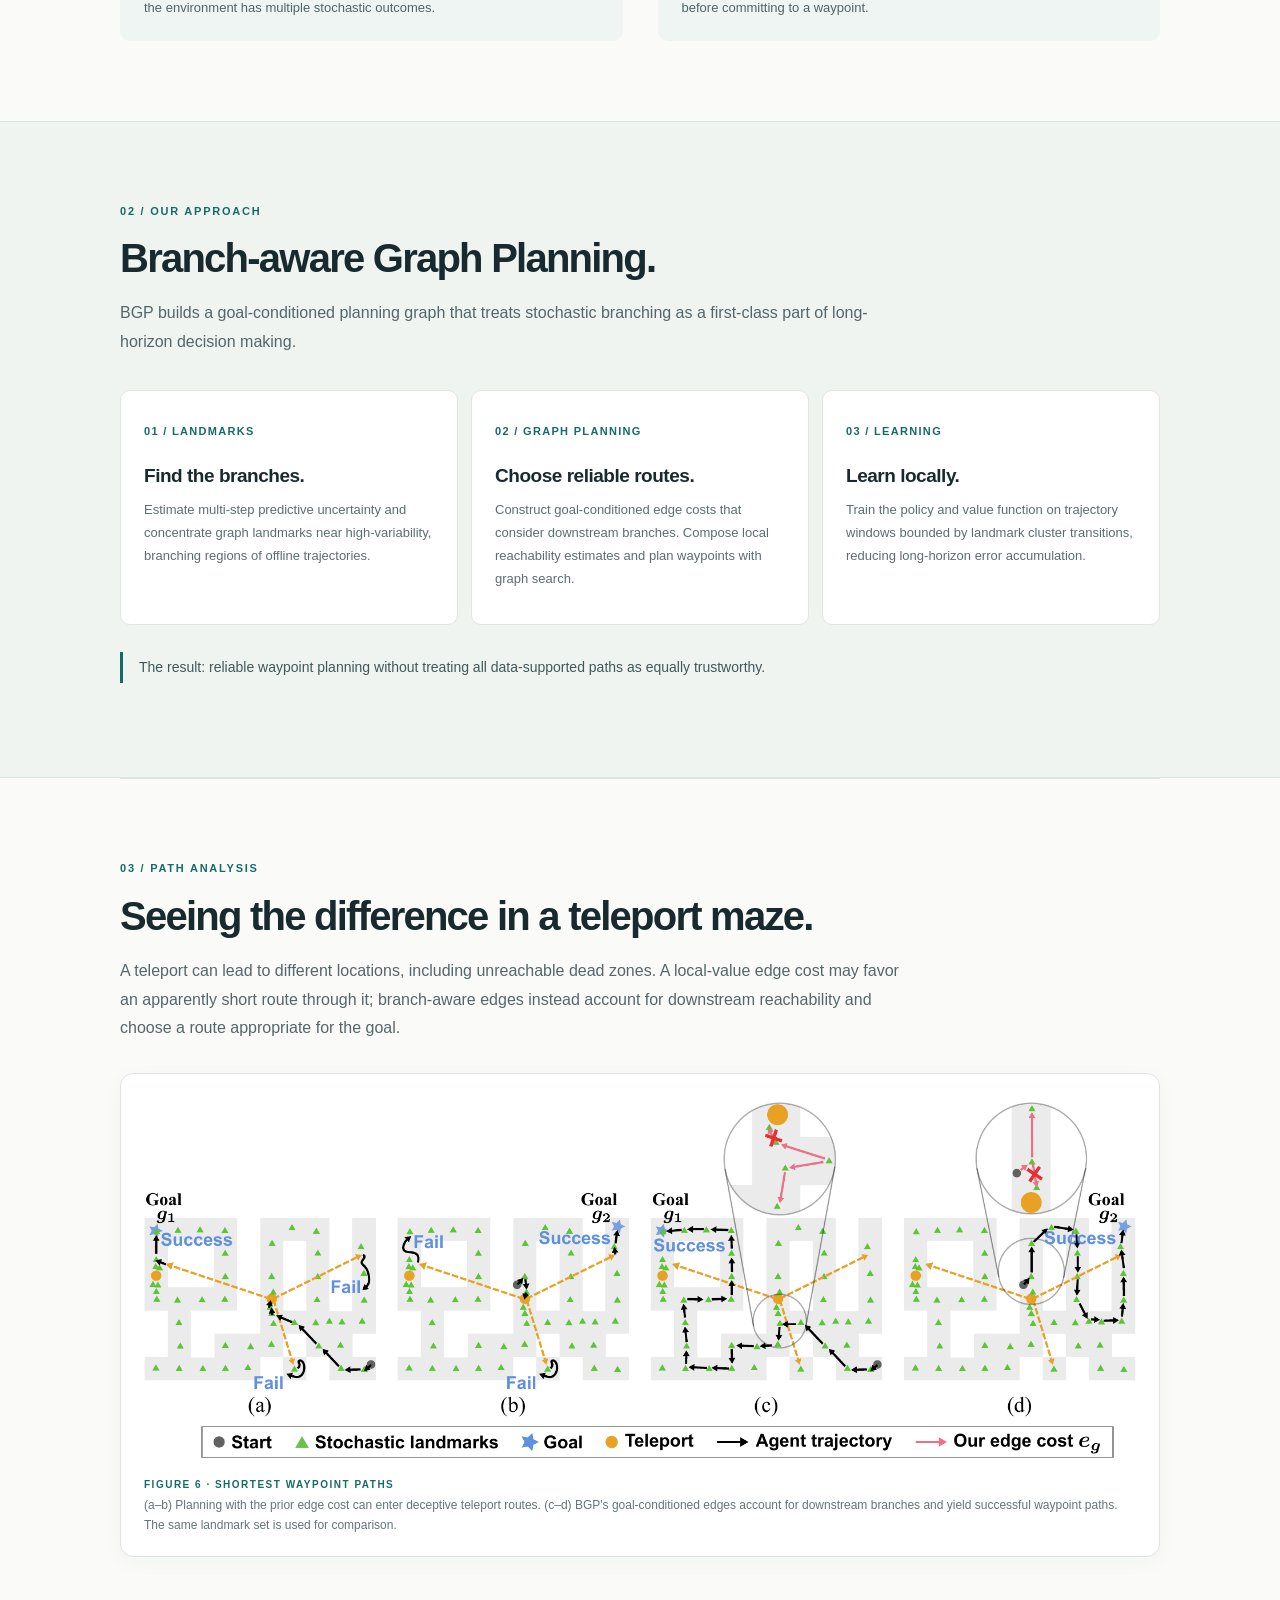
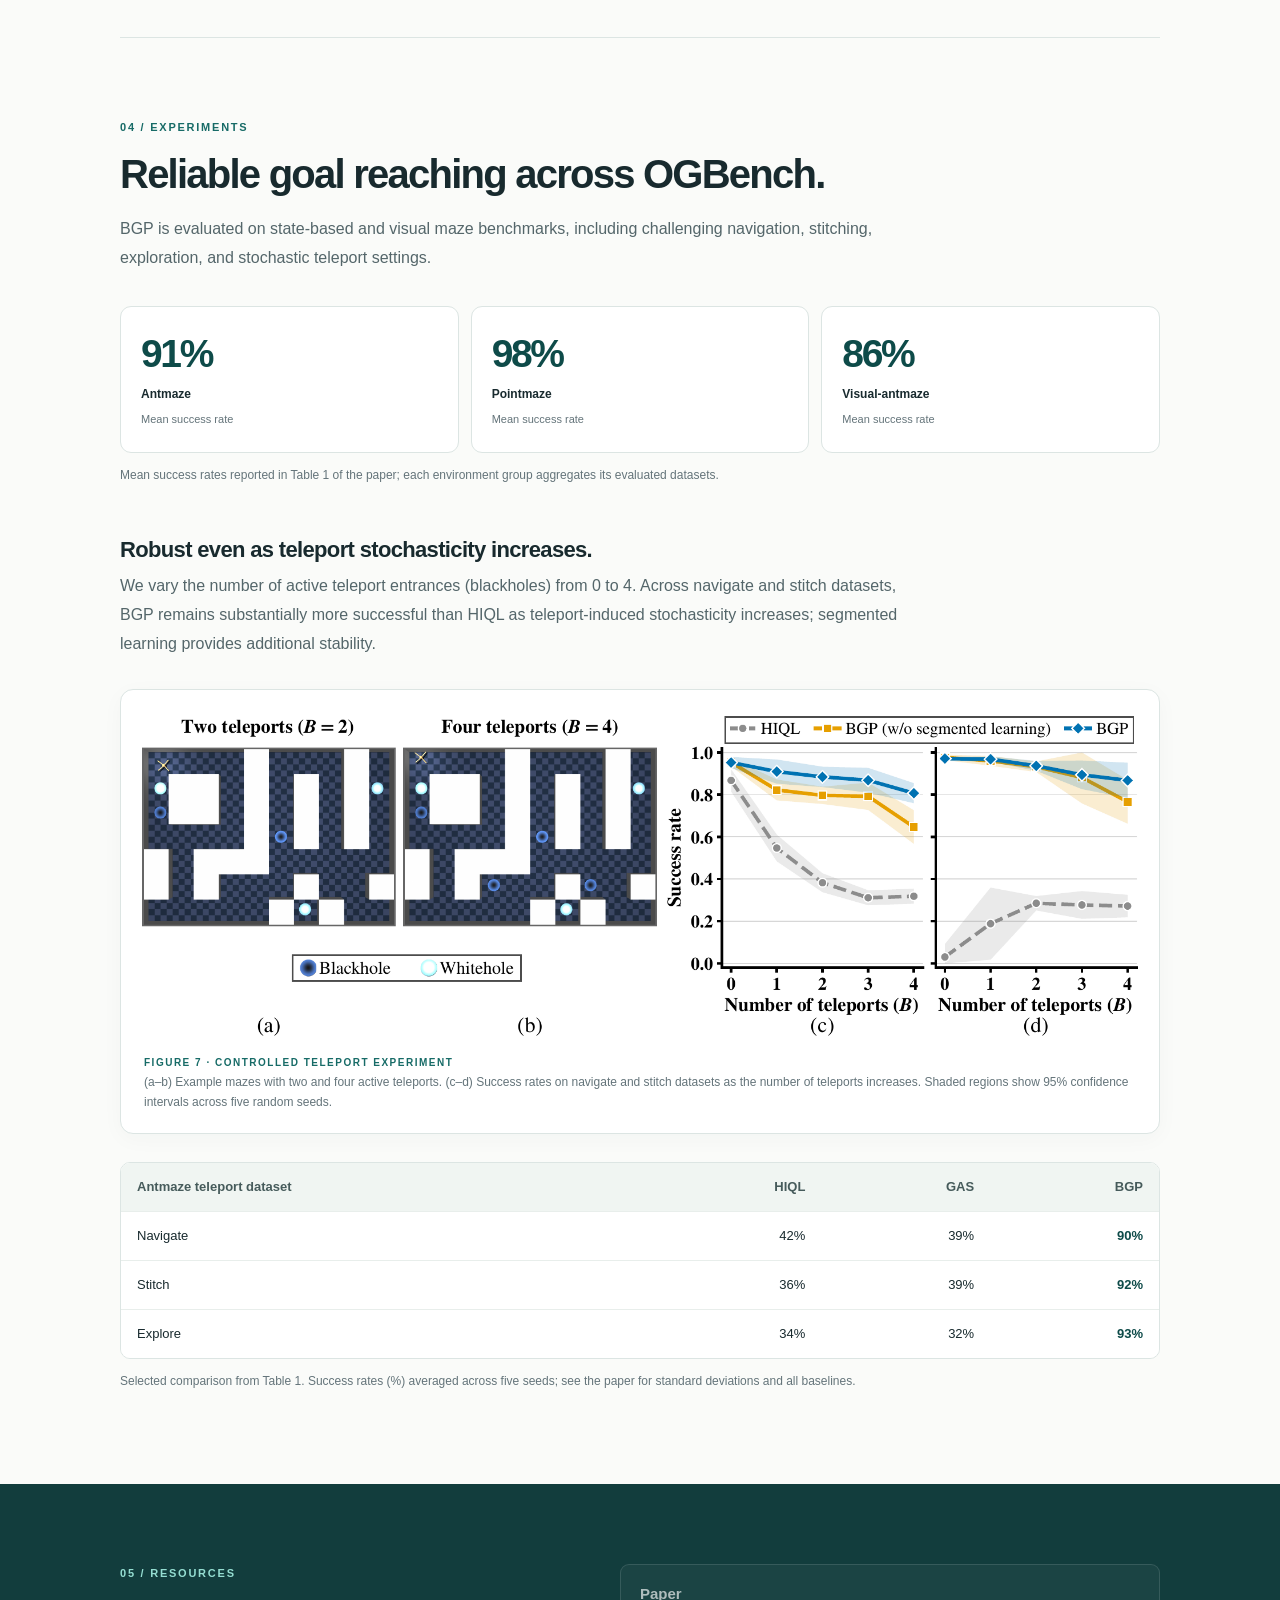
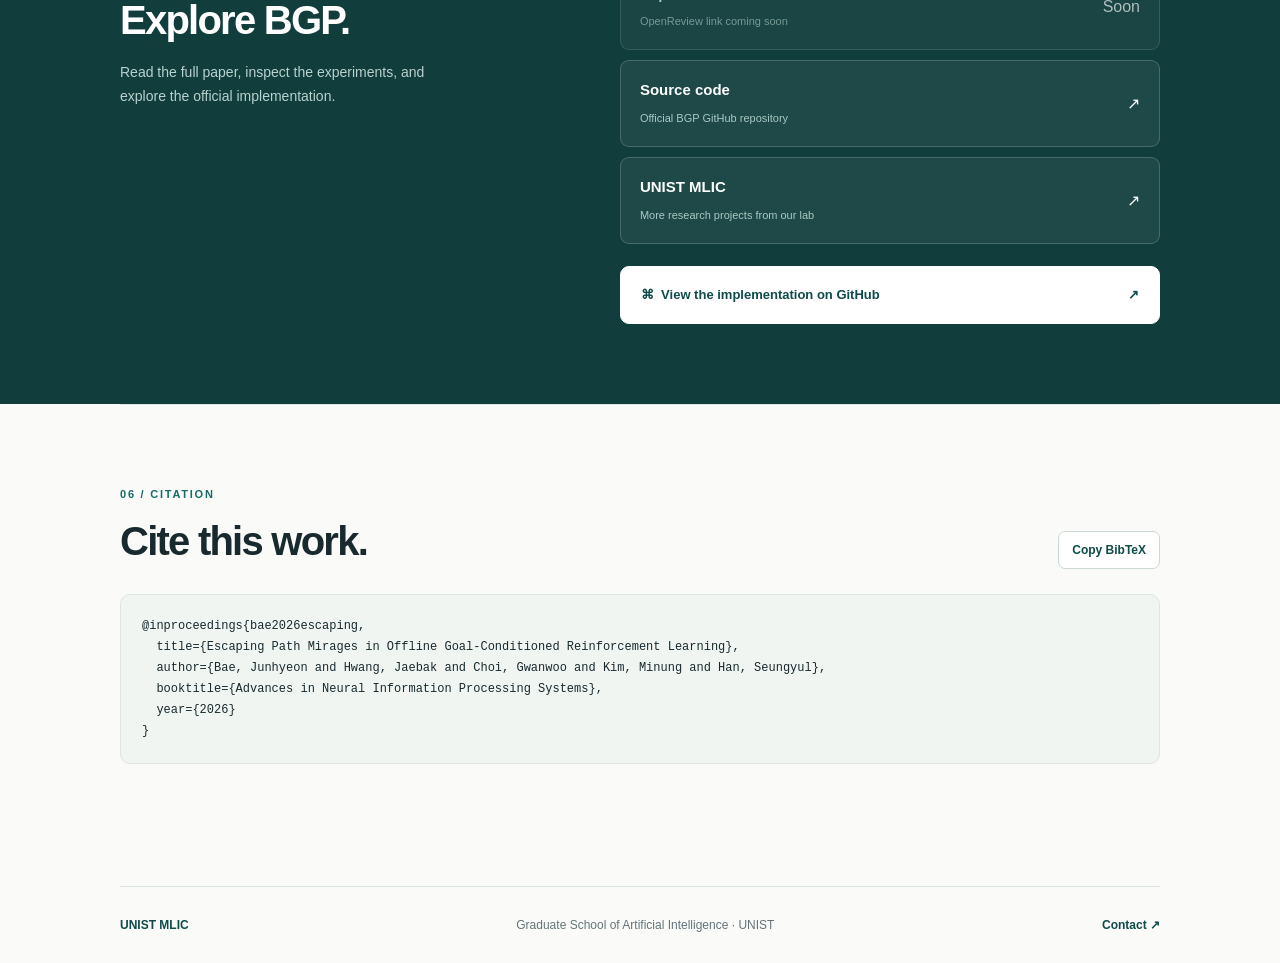
<file: papers/BGP/index.html>
<!doctype html>
<html lang="en">
<head>
  <meta charset="utf-8">
  <meta name="viewport" content="width=device-width, initial-scale=1">
  <meta name="theme-color" content="#fafbf9">
  <meta name="description" content="Branch-aware Graph Planning (BGP) overcomes path mirages in offline goal-conditioned reinforcement learning through stochastic landmarks, goal-conditioned graph edges, and segmented learning. NeurIPS 2026.">
  <meta property="og:type" content="website">
  <meta property="og:title" content="BGP — Escaping Path Mirages in Offline Goal-Conditioned Reinforcement Learning">
  <meta property="og:description" content="Reliable long-horizon goal reaching by planning around stochastic branching. NeurIPS 2026 · UNIST MLIC.">
  <meta property="og:url" content="https://umlic.github.io/papers/BGP/">
  <title>BGP | Escaping Path Mirages · NeurIPS 2026</title>
  <link rel="canonical" href="https://umlic.github.io/papers/BGP/">
  <link rel="icon" href="../../assets/favicon.svg" type="image/svg+xml">
  <style>
    :root { --ink:#182a2e; --muted:#64747a; --accent:#176b67; --accent-dark:#0e4b49; --line:#dce5e3; --paper:#fafbf9; --soft:#eff5f2; --white:#fff; }
    * { box-sizing:border-box; }
    html { scroll-behavior:smooth; scroll-padding-top:90px; }
    body { margin:0; color:var(--ink); background:var(--paper); font-family:Inter, ui-sans-serif, -apple-system, BlinkMacSystemFont, 'Segoe UI', sans-serif; line-height:1.7; }
    a { color:inherit; text-decoration:none; }
    button { font:inherit; }
    .wrap { width:min(1040px,calc(100% - 52px)); margin:0 auto; }
    .skip { position:absolute; left:-9999px; top:10px; z-index:30; padding:8px 14px; background:white; }
    .skip:focus { left:10px; }
    .nav-shell { position:sticky; top:0; z-index:20; background:rgba(250,251,249,.93); border-bottom:1px solid var(--line); backdrop-filter:blur(14px); }
    .nav { min-height:70px; display:flex; justify-content:space-between; align-items:center; gap:16px; }
    .brand { font-size:17px; letter-spacing:-.05em; font-weight:800; color:var(--accent-dark); }
    .brand span { font-size:11px; font-weight:650; color:var(--muted); letter-spacing:.08em; margin-left:9px; }
    .nav-links { display:flex; align-items:center; gap:27px; font-size:13px; font-weight:600; color:#536469; }
    .nav-links a:hover,.text-link:hover { color:var(--accent); }
    .hero { padding:75px 0 56px; text-align:center; display:flex; flex-direction:column; align-items:center; justify-content:flex-start; gap:0; }
    .hero > * { width:auto; max-width:100%; }
    .back-link { display:inline-block; color:var(--muted); font-size:12px; margin-bottom:29px; }
    .eyebrow { text-transform:uppercase; letter-spacing:.16em; font-size:11px; font-weight:800; color:var(--accent); }
    .eyebrow .sep { color:#b0bfba; margin:0 9px; }
    h1,h2,h3,p { margin-top:0; }
    h1 { font-size:clamp(34px,5.4vw,60px); line-height:1.13; letter-spacing:-.058em; font-weight:760; max-width:940px; margin:22px auto 23px; }
    h2 { font-size:clamp(27px,3.8vw,40px); line-height:1.19; letter-spacing:-.044em; font-weight:740; margin:0 0 16px; }
    h3 { font-size:19px; letter-spacing:-.025em; line-height:1.35; }
    .authors { font-size:15px; color:#3e5257; margin-bottom:5px; }
    .authors .dot { padding:0 7px; color:#95a5a3; }
    .affiliation { font-size:13px; color:var(--muted); margin:0 0 4px; }
    .author-notes { font-size:11px; color:var(--muted); line-height:1.6; margin:0 0 25px; }
    .authors sup { font-size:.72em; vertical-align:super; margin-left:1px; }
    .hero .buttons { display:flex; flex-direction:row; justify-content:center; align-items:stretch; flex-wrap:wrap; gap:12px; width:100%; margin:4px auto 0; }
    .hero .buttons .button { appearance:none; border:1px solid var(--accent-dark); background:var(--accent-dark); color:#fff; min-width:152px; display:inline-flex; align-items:center; justify-content:center; gap:8px; padding:12px 21px; font-weight:700; font-size:13px; line-height:1.3; border-radius:8px; text-decoration:none; opacity:1; visibility:visible; transition:transform .2s,background .2s; }
    .hero .buttons .button:visited { color:#fff; }
    .hero .buttons .button:hover { background:var(--accent); color:#fff; transform:translateY(-2px); }
    .hero .buttons .button:focus-visible { outline:3px solid #a1c9c4; outline-offset:3px; }
    .hero .buttons .button.disabled, .hero .buttons .button.disabled:hover { color:#718381; background:#e9efed; border-color:#d3deda; box-shadow:none; cursor:not-allowed; transform:none; }



    .hero-lead { width:100%; max-width:700px; font-size:clamp(17px,2.2vw,22px); color:#42585c; line-height:1.55; margin:32px auto 0; letter-spacing:-.018em; }
    .section { padding:80px 0; border-top:1px solid var(--line); }
    .section-head { margin-bottom:30px; }
    .section-label { font-size:11px; text-transform:uppercase; letter-spacing:.16em; color:var(--accent); font-weight:800; margin-bottom:15px; }
    .section-intro { font-size:16px; color:#54666a; max-width:790px; margin:0; line-height:1.8; }
    .figure-frame { margin:30px 0 0; background:#fff; border:1px solid var(--line); border-radius:13px; overflow:hidden; box-shadow:0 5px 22px rgba(15,53,50,.03); }
    .figure-frame a { display:block; }
    .figure-frame img { width:100%; height:auto; display:block; object-fit:contain; padding:25px 20px 12px; }
    figcaption { color:var(--muted); font-size:12px; padding:0 23px 20px; line-height:1.7; }
    .micro { text-transform:uppercase; font-size:10px; letter-spacing:.15em; font-weight:800; color:var(--accent); }
    .concept { display:grid; grid-template-columns:1fr 1fr; gap:35px; margin-top:30px; }
    .concept > div { background:var(--soft); border-radius:10px; padding:22px 24px; }
    .concept h3 { margin:8px 0; font-size:17px; }
    .concept p { font-size:13px; color:#526469; margin:0; }
    .method-band { background:#eff4f1; border-top:1px solid var(--line); border-bottom:1px solid var(--line); }
    .method-band .section { border:0; }
    .method-grid { display:grid; grid-template-columns:repeat(3,minmax(0,1fr)); gap:13px; margin-top:33px; }
    .method-card { background:#fff; padding:25px 23px; border-radius:10px; border:1px solid #dfE7e3; min-height:235px; }
    .method-number { font-size:11px; font-weight:800; color:var(--accent); letter-spacing:.12em; }
    .method-card h3 { margin:20px 0 10px; }
    .method-card p { font-size:13px; line-height:1.77; color:#5c6d70; margin:0; }
    .takeaway { border-left:3px solid var(--accent); padding:4px 0 4px 16px; font-size:14px; color:#41575a; margin-top:27px; }
    .results-grid { display:grid; grid-template-columns:repeat(3,1fr); gap:12px; margin-top:34px; }
    .stat { border:1px solid var(--line); background:#fff; border-radius:11px; padding:24px 20px; }
    .stat strong { display:block; color:var(--accent-dark); font-size:39px; letter-spacing:-.06em; line-height:1.2; }
    .stat span { display:block; font-size:12px; font-weight:650; margin-top:6px; }
    .stat small { display:block; font-size:11px; color:var(--muted); margin-top:5px; }
    .section-subhead { font-size:22px; letter-spacing:-.03em; margin:49px 0 8px; }
    .table-scroll { overflow-x:auto; margin-top:28px; border:1px solid var(--line); border-radius:10px; }
    table { width:100%; border-collapse:collapse; font-size:13px; text-align:right; background:#fff; }
    th,td { padding:13px 16px; border-bottom:1px solid #e8eeeb; white-space:nowrap; }
    tr:last-child td { border-bottom:0; }
    th:first-child,td:first-child { text-align:left; }
    thead { background:#f0f5f2; color:#465b5b; }
    .highlight { color:var(--accent-dark); font-weight:800; }
    .note { font-size:12px; color:var(--muted); margin-top:12px; }
    .resource-band { background:#123d3d; color:white; }
    .resource-band .section { border:0; }
    .resource-band .section-label { color:#95ded2; }
    .resource-grid { display:grid; grid-template-columns:.9fr 1.1fr; gap:58px; align-items:start; }
    .resource-band h2 { color:#fff; }
    .resource-band p { color:#b9d1cf; max-width:340px; font-size:14px; }
    .resource-links { display:grid; gap:10px; }
    .resource-links a, .resource-links .resource-coming-soon { display:flex; justify-content:space-between; align-items:center; gap:15px; border:1px solid rgba(255,255,255,.19); border-radius:9px; padding:16px 19px; background:rgba(255,255,255,.06); }
    .resource-links .resource-coming-soon { opacity:.66; cursor:default; }
    .resource-links a:hover { background:rgba(255,255,255,.12); }
    .resource-links strong { display:block; font-size:15px; }
    .resource-links small { color:#a9c9c5; font-size:11px; }
    .github-banner { margin-top:22px; border-radius:9px; background:#fff; color:var(--accent-dark); border:1px solid white; padding:17px 20px; display:flex; gap:13px; align-items:center; justify-content:space-between; }
    .github-banner:hover { background:#eef8f4; }
    .github-banner span { font-size:13px; font-weight:750; }
    .cite { padding-bottom:80px; }
    .cite-top { display:flex; justify-content:space-between; gap:15px; align-items:center; }
    .copy { border:1px solid #cbd8d4; background:#fff; color:var(--accent-dark); border-radius:7px; padding:8px 13px; cursor:pointer; font-size:12px; font-weight:700; }
    pre { overflow:auto; white-space:pre; font-size:12px; line-height:1.75; background:#f0f5f2; border:1px solid var(--line); padding:21px; border-radius:10px; }
    .copy-status { font-size:12px; color:var(--accent); min-height:18px; }
    .footer { display:flex; justify-content:space-between; align-items:center; gap:18px; padding:28px 0; border-top:1px solid var(--line); color:var(--muted); font-size:12px; }
    .footer a { color:var(--accent-dark); font-weight:750; }
    @media(max-width:760px) { .wrap { width:min(100% - 34px,1040px); } .nav { min-height:62px; } .nav-links { gap:12px; font-size:11px; } .nav-links .optional { display:none; } .hero { padding:52px 0 44px; } .section { padding:58px 0; } .concept,.resource-grid { grid-template-columns:1fr; gap:15px; } .method-grid { grid-template-columns:1fr; } .method-card { min-height:0; } .results-grid { gap:7px; } .stat { padding:15px 9px; } .stat strong { font-size:29px; } .stat span { font-size:10px; } .figure-frame img { padding:13px 8px 8px; } figcaption { padding:0 14px 16px; } .resource-grid { gap:20px; } .footer { flex-direction:column; align-items:flex-start; } }
    @media(max-width:480px) { .hero .buttons { flex-direction:column; align-items:stretch; max-width:320px; } .hero .buttons .button { width:100%; } }
    @media(prefers-reduced-motion:reduce) { html { scroll-behavior:auto; } .button { transition:none; } }
  </style>
</head>
<body>
  <a class="skip" href="#main">Skip to content</a>
  <header class="nav-shell"><nav class="wrap nav" aria-label="Main navigation">
    <a class="brand" href="#main">BGP <span>NEURIPS 2026</span></a>
    <div class="nav-links"><a href="../../">MLIC Lab</a><a href="#motivation">Motivation</a><a href="#method">Method</a><a href="#results">Results</a><a class="optional" href="#resources">Resources</a></div>
  </nav></header>
  <main id="main">
    <section class="wrap hero">
      <a class="back-link" href="../../">← UNIST MLIC · All research projects</a>
      <p class="eyebrow">NeurIPS 2026 <span class="sep">/</span> Offline Goal-Conditioned Reinforcement Learning</p>
      <h1>Escaping Path Mirages in Offline Goal-Conditioned Reinforcement Learning</h1>
      <p class="authors">Junhyeon Bae* <span class="dot">·</span> Jaebak Hwang* <span class="dot">·</span> Gwanwoo Choi <span class="dot">·</span> Minung Kim <span class="dot">·</span> Seungyul Han<sup>†</sup></p>
      <p class="affiliation">Graduate School of Artificial Intelligence, UNIST</p>
      <p class="author-notes">* Equal contribution <span aria-hidden="true">&nbsp; · &nbsp;</span> † Corresponding author</p>
      <div class="buttons" aria-label="Paper resources"><span class="button disabled" aria-disabled="true" title="OpenReview link coming soon">Read Paper · Soon</span><a class="button" href="https://github.com/junhyeonbae/BGP" target="_blank" rel="noopener">↗ GitHub Code</a><a class="button" href="#citation">Cite BGP</a></div>
      <p class="hero-lead">Not every promising path is reliable.<br><strong>BGP plans around stochastic branches</strong> to reach distant goals more consistently.</p>
    </section>
    <section class="wrap section" id="motivation">
      <div class="section-head"><div class="section-label">01 / THE PROBLEM</div><h2>When a successful path is a mirage.</h2><p class="section-intro">In stochastic environments, apparently successful trajectories may depend on rare, lucky outcomes. Offline learners can mistake these paths for reliable routes, repeatedly entering branching regions that frequently lead to failure. We call this failure mode <strong>path mirage</strong>.</p></div>
      <figure class="figure-frame"><a href="assets/motivation.png" target="_blank" rel="noopener" aria-label="Open full-resolution path mirage motivation figure"><img src="assets/motivation.png" width="1752" height="560" alt="Three-panel motivation: stochastic branching creates both goal-reaching and risky outcomes; previous planning can be misled; BGP selects a more reliable path using stochastic landmarks"></a><figcaption><span class="micro">Figure 1 · Motivation</span><br>(a) Ambiguous downstream outcomes at a branching region. (b) Deceptive successes can mislead planning. (c) BGP identifies stochastic landmarks and selects reliable routes.</figcaption></figure>
      <div class="concept"><div><span class="micro">THE CHALLENGE</span><h3>Connectivity is not reliability.</h3><p>A transition that appears useful in recorded trajectories can still be risky when the environment has multiple stochastic outcomes.</p></div><div><span class="micro">OUR INSIGHT</span><h3>Model where paths branch.</h3><p>Identify high-variability states, then evaluate possible downstream outcomes before committing to a waypoint.</p></div></div>
    </section>
    <div class="method-band" id="method"><section class="wrap section"><div class="section-head"><div class="section-label">02 / OUR APPROACH</div><h2>Branch-aware Graph Planning.</h2><p class="section-intro">BGP builds a goal-conditioned planning graph that treats stochastic branching as a first-class part of long-horizon decision making.</p></div>
      <div class="method-grid">
        <article class="method-card"><span class="method-number">01 / LANDMARKS</span><h3>Find the branches.</h3><p>Estimate multi-step predictive uncertainty and concentrate graph landmarks near high-variability, branching regions of offline trajectories.</p></article>
        <article class="method-card"><span class="method-number">02 / GRAPH PLANNING</span><h3>Choose reliable routes.</h3><p>Construct goal-conditioned edge costs that consider downstream branches. Compose local reachability estimates and plan waypoints with graph search.</p></article>
        <article class="method-card"><span class="method-number">03 / LEARNING</span><h3>Learn locally.</h3><p>Train the policy and value function on trajectory windows bounded by landmark cluster transitions, reducing long-horizon error accumulation.</p></article>
      </div><p class="takeaway">The result: reliable waypoint planning without treating all data-supported paths as equally trustworthy.</p>
    </section></div>
    <section class="wrap section" id="teleport"><div class="section-head"><div class="section-label">03 / PATH ANALYSIS</div><h2>Seeing the difference in a teleport maze.</h2><p class="section-intro">A teleport can lead to different locations, including unreachable dead zones. A local-value edge cost may favor an apparently short route through it; branch-aware edges instead account for downstream reachability and choose a route appropriate for the goal.</p></div>
      <figure class="figure-frame"><a href="assets/teleport-planning.png" target="_blank" rel="noopener" aria-label="Open full-resolution teleport planning figure"><img src="assets/teleport-planning.png" width="1747" height="636" loading="lazy" alt="Four teleport-maze path visualizations; prior local edge costs lead to failures while BGP goal-conditioned edges select successful paths"></a><figcaption><span class="micro">Figure 6 · Shortest waypoint paths</span><br>(a–b) Planning with the prior edge cost can enter deceptive teleport routes. (c–d) BGP's goal-conditioned edges account for downstream branches and yield successful waypoint paths. The same landmark set is used for comparison.</figcaption></figure>
    </section>
    <section class="wrap section" id="results"><div class="section-head"><div class="section-label">04 / EXPERIMENTS</div><h2>Reliable goal reaching across OGBench.</h2><p class="section-intro">BGP is evaluated on state-based and visual maze benchmarks, including challenging navigation, stitching, exploration, and stochastic teleport settings.</p></div>
      <div class="results-grid"><div class="stat"><strong>91%</strong><span>Antmaze</span><small>Mean success rate</small></div><div class="stat"><strong>98%</strong><span>Pointmaze</span><small>Mean success rate</small></div><div class="stat"><strong>86%</strong><span>Visual-antmaze</span><small>Mean success rate</small></div></div>
      <p class="note">Mean success rates reported in Table 1 of the paper; each environment group aggregates its evaluated datasets.</p>
      <h3 class="section-subhead">Robust even as teleport stochasticity increases.</h3><p class="section-intro">We vary the number of active teleport entrances (blackholes) from 0 to 4. Across navigate and stitch datasets, BGP remains substantially more successful than HIQL as teleport-induced stochasticity increases; segmented learning provides additional stability.</p>
      <figure class="figure-frame"><a href="assets/teleport-robustness.png" target="_blank" rel="noopener" aria-label="Open full-resolution teleport robustness experiment figure"><img src="assets/teleport-robustness.png" width="1748" height="569" loading="lazy" alt="Teleport environments with two and four blackholes and line charts comparing HIQL, BGP without segmented learning, and full BGP across zero to four teleports"></a><figcaption><span class="micro">Figure 7 · Controlled teleport experiment</span><br>(a–b) Example mazes with two and four active teleports. (c–d) Success rates on navigate and stitch datasets as the number of teleports increases. Shaded regions show 95% confidence intervals across five random seeds.</figcaption></figure>
      <div class="table-scroll"><table><thead><tr><th>Antmaze teleport dataset</th><th>HIQL</th><th>GAS</th><th>BGP</th></tr></thead><tbody><tr><td>Navigate</td><td>42%</td><td>39%</td><td class="highlight">90%</td></tr><tr><td>Stitch</td><td>36%</td><td>39%</td><td class="highlight">92%</td></tr><tr><td>Explore</td><td>34%</td><td>32%</td><td class="highlight">93%</td></tr></tbody></table></div><p class="note">Selected comparison from Table 1. Success rates (%) averaged across five seeds; see the paper for standard deviations and all baselines.</p>
    </section>
    <div class="resource-band" id="resources"><section class="wrap section"><div class="resource-grid"><div><div class="section-label">05 / RESOURCES</div><h2>Explore BGP.</h2><p>Read the full paper, inspect the experiments, and explore the official implementation.</p></div><div><div class="resource-links"><div class="resource-coming-soon"><span><strong>Paper</strong><small>OpenReview link coming soon</small></span><span aria-hidden="true">Soon</span></div><a href="https://github.com/junhyeonbae/BGP" target="_blank" rel="noopener"><span><strong>Source code</strong><small>Official BGP GitHub repository</small></span><span aria-hidden="true">↗</span></a><a href="../../"><span><strong>UNIST MLIC</strong><small>More research projects from our lab</small></span><span aria-hidden="true">↗</span></a></div><a class="github-banner" href="https://github.com/junhyeonbae/BGP" target="_blank" rel="noopener" aria-label="View BGP code on GitHub"><span>⌘ &nbsp;View the implementation on GitHub</span><span aria-hidden="true">↗</span></a></div></div></section></div>
    <section class="wrap section cite" id="citation"><div class="section-label">06 / CITATION</div><div class="cite-top"><h2>Cite this work.</h2><button id="copy-citation" class="copy" type="button">Copy BibTeX</button></div><pre><code id="bibtex">@inproceedings{bae2026escaping,
  title={Escaping Path Mirages in Offline Goal-Conditioned Reinforcement Learning},
  author={Bae, Junhyeon and Hwang, Jaebak and Choi, Gwanwoo and Kim, Minung and Han, Seungyul},
  booktitle={Advances in Neural Information Processing Systems},
  year={2026}
}</code></pre><p class="copy-status" id="copy-status" role="status" aria-live="polite"></p></section>
  </main>
  <footer class="wrap footer"><a href="../../">UNIST MLIC</a><span>Graduate School of Artificial Intelligence · UNIST</span><a href="mailto:syhan@unist.ac.kr">Contact ↗</a></footer>
  <script>
    document.getElementById('copy-citation').addEventListener('click', async function () {
      const citation = document.getElementById('bibtex').textContent;
      const status = document.getElementById('copy-status');
      try { await navigator.clipboard.writeText(citation); status.textContent = 'BibTeX copied to clipboard.'; }
      catch (_) { status.textContent = 'Please select and copy the BibTeX above.'; }
    });
  </script>
</body>
</html>
</file>
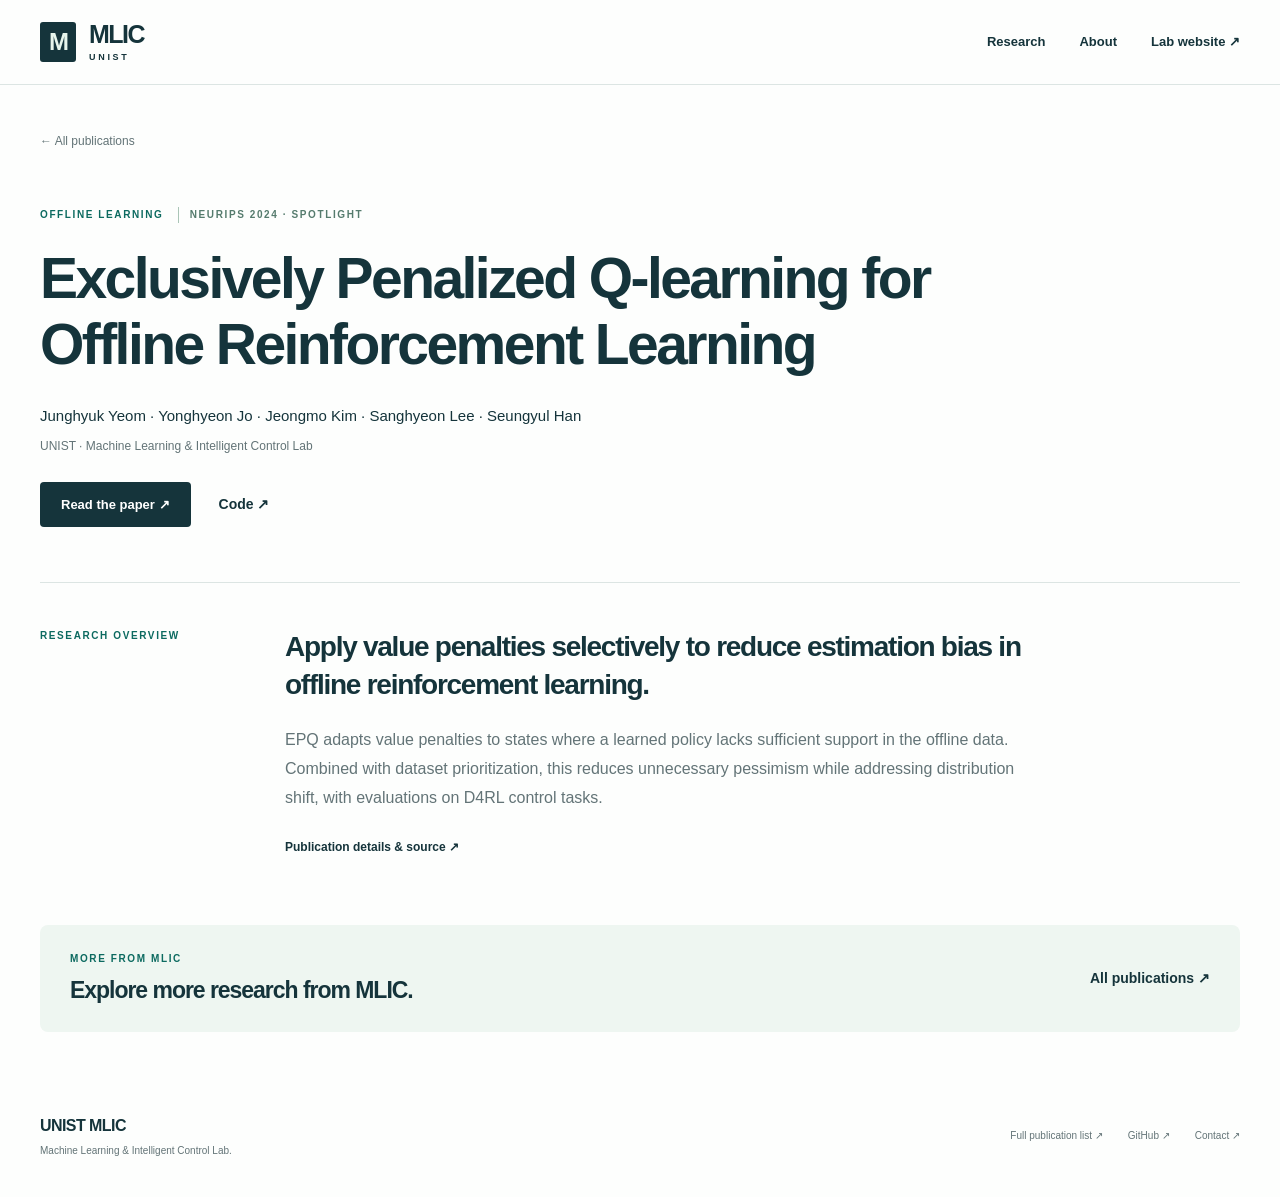
<file: papers/EPQ/index.html>
<!doctype html><html lang="en"><head><meta charset="utf-8"><meta name="viewport" content="width=device-width,initial-scale=1"><title>EPQ — Exclusively Penalized Q-learning for Offline Reinforcement Learning · UNIST MLIC</title><meta name="description" content="Apply value penalties selectively to reduce estimation bias in offline reinforcement learning."><meta name="theme-color" content="#113d46"><meta property="og:title" content="EPQ — Exclusively Penalized Q-learning for Offline Reinforcement Learning"><meta property="og:description" content="Apply value penalties selectively to reduce estimation bias in offline reinforcement learning."><meta property="og:type" content="website"><meta property="og:url" content="https://unistmlic.github.io/papers/EPQ/"><link rel="canonical" href="https://unistmlic.github.io/papers/EPQ/"><link rel="icon" type="image/svg+xml" href="../../assets/favicon.svg"><link rel="stylesheet" href="../../styles.css"></head><body><a class="skip" href="#main">Skip to content</a><header class="site-header"><nav class="container nav" aria-label="Main navigation"><a class="wordmark" href="../../"><span class="mark" aria-hidden="true">M</span><span>MLIC<span class="wordmark-sub">UNIST</span></span></a><div class="nav-links"><a href="../../#projects">Research</a><a href="../../#about">About</a><a href="https://mllab.unist.ac.kr/" target="_blank" rel="noopener">Lab website <span aria-hidden="true">↗</span></a></div></nav></header><main class="container project-detail" id="main"><a class="breadcrumb" href="../../#projects">← All publications</a><p class="eyebrow">Offline learning <span class="feature-venue">NeurIPS 2024 · Spotlight</span></p><h1>Exclusively Penalized Q-learning for Offline Reinforcement Learning</h1><p class="detail-authors">Junghyuk Yeom · Yonghyeon Jo · Jeongmo Kim · Sanghyeon Lee · Seungyul Han</p><p class="detail-affiliation">UNIST · Machine Learning &amp; Intelligent Control Lab</p><div class="project-actions"><a class="button" href="https://arxiv.org/abs/2405.14082" target="_blank" rel="noopener">Read the paper ↗</a><a class="text-link" href="https://github.com/hyeon1996/EPQ" target="_blank" rel="noopener">Code ↗</a></div><section class="detail-summary"><p class="eyebrow">RESEARCH OVERVIEW</p><div><h2>Apply value penalties selectively to reduce estimation bias in offline reinforcement learning.</h2><p>EPQ adapts value penalties to states where a learned policy lacks sufficient support in the offline data. Combined with dataset prioritization, this reduces unnecessary pessimism while addressing distribution shift, with evaluations on D4RL control tasks.</p><a class="text-link small" href="https://arxiv.org/abs/2405.14082">Publication details &amp; source ↗</a></div></section><aside class="related"><div><p class="eyebrow">MORE FROM MLIC</p><h2>Explore more research from MLIC.</h2></div><a class="text-link" href="../../#projects">All publications ↗</a></aside></main><footer class="container footer"><div><a class="footer-brand" href="../../">UNIST MLIC</a><p>Machine Learning &amp; Intelligent Control Lab.</p></div><div class="footer-links"><a href="https://mllab.unist.ac.kr/publications/">Full publication list ↗</a><a href="https://github.com/unistmlic">GitHub ↗</a><a href="mailto:syhan@unist.ac.kr">Contact ↗</a></div></footer></body></html>
</file>
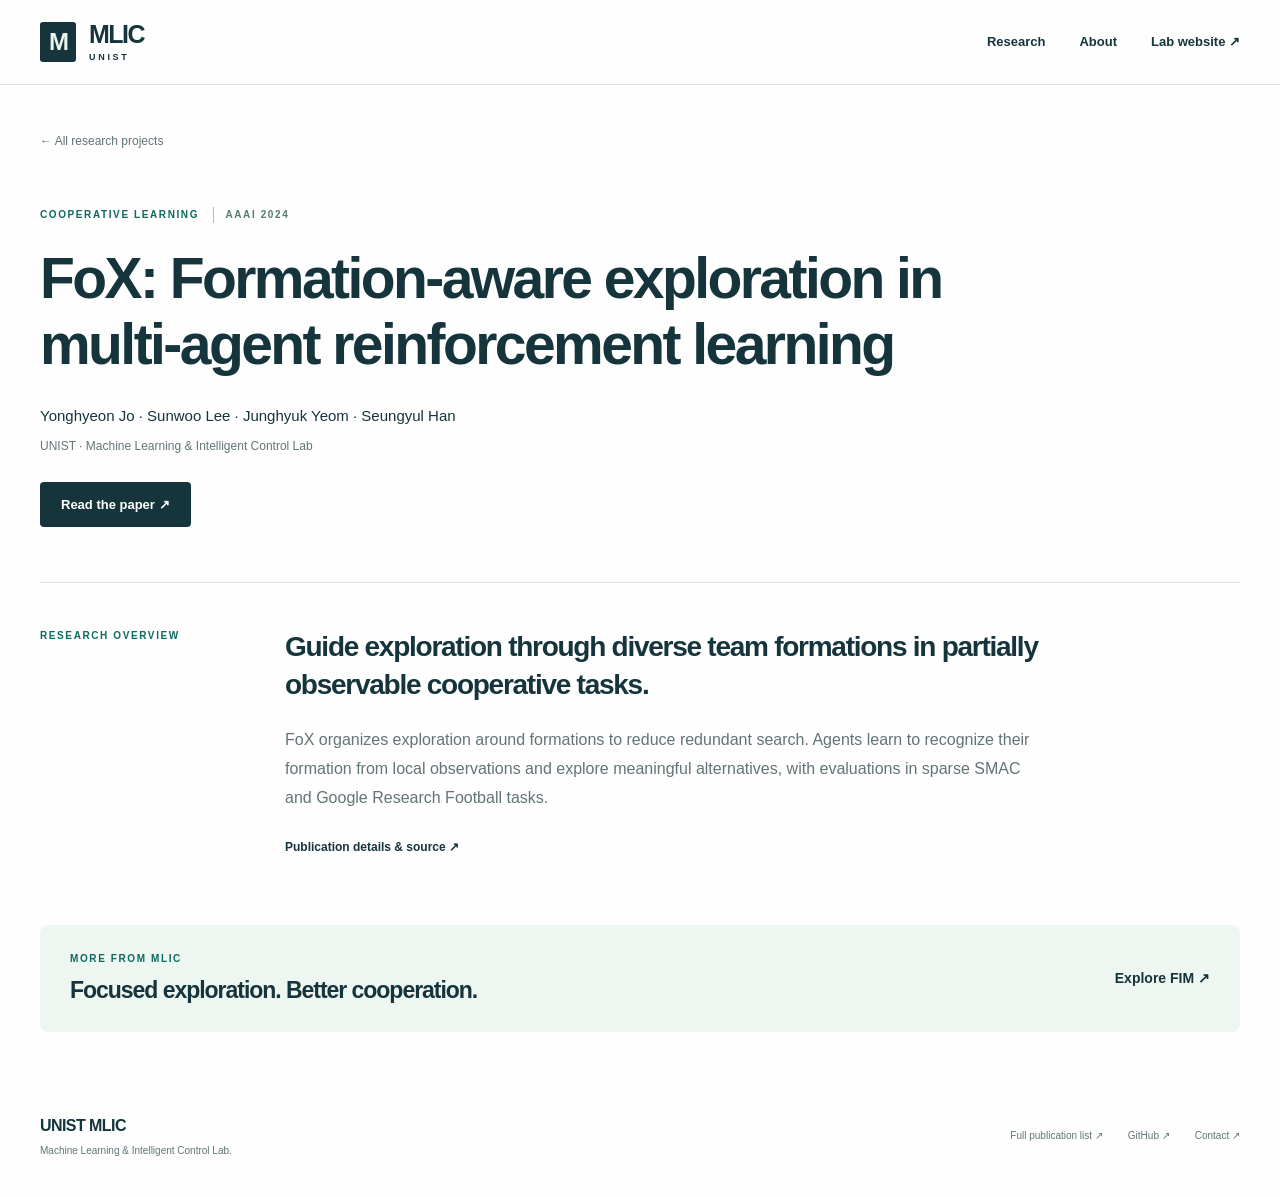
<file: papers/FoX/index.html>
<!doctype html><html lang="en"><head><meta charset="utf-8"><meta name="viewport" content="width=device-width,initial-scale=1"><title>FoX — FoX: Formation-aware exploration in multi-agent reinforcement learning · UNIST MLIC</title><meta name="description" content="Guide exploration through diverse team formations in partially observable cooperative tasks."><meta name="theme-color" content="#113d46"><meta property="og:title" content="FoX — FoX: Formation-aware exploration in multi-agent reinforcement learning"><meta property="og:description" content="Guide exploration through diverse team formations in partially observable cooperative tasks."><meta property="og:type" content="website"><meta property="og:url" content="https://unistmlic.github.io/papers/FoX/"><link rel="canonical" href="https://unistmlic.github.io/papers/FoX/"><link rel="icon" type="image/svg+xml" href="../../assets/favicon.svg"><link rel="stylesheet" href="../../styles.css"></head><body><a class="skip" href="#main">Skip to content</a><header class="site-header"><nav class="container nav" aria-label="Main navigation"><a class="wordmark" href="../../"><span class="mark" aria-hidden="true">M</span><span>MLIC<span class="wordmark-sub">UNIST</span></span></a><div class="nav-links"><a href="../../#projects">Research</a><a href="../../#about">About</a><a href="https://mllab.unist.ac.kr/" target="_blank" rel="noopener">Lab website <span aria-hidden="true">↗</span></a></div></nav></header><main class="container project-detail" id="main"><a class="breadcrumb" href="../../#projects">← All research projects</a><p class="eyebrow">Cooperative learning <span class="feature-venue">AAAI 2024</span></p><h1>FoX: Formation-aware exploration in multi-agent reinforcement learning</h1><p class="detail-authors">Yonghyeon Jo · Sunwoo Lee · Junghyuk Yeom · Seungyul Han</p><p class="detail-affiliation">UNIST · Machine Learning &amp; Intelligent Control Lab</p><a class="button" href="https://arxiv.org/abs/2308.11272" target="_blank" rel="noopener">Read the paper ↗</a><section class="detail-summary"><p class="eyebrow">RESEARCH OVERVIEW</p><div><h2>Guide exploration through diverse team formations in partially observable cooperative tasks.</h2><p>FoX organizes exploration around formations to reduce redundant search. Agents learn to recognize their formation from local observations and explore meaningful alternatives, with evaluations in sparse SMAC and Google Research Football tasks.</p><a class="text-link small" href="https://arxiv.org/abs/2308.11272">Publication details &amp; source ↗</a></div></section><aside class="related"><div><p class="eyebrow">MORE FROM MLIC</p><h2>Focused exploration. Better cooperation.</h2></div><a class="text-link" href="../../FIM/">Explore FIM ↗</a></aside></main><footer class="container footer"><div><a class="footer-brand" href="../../">UNIST MLIC</a><p>Machine Learning &amp; Intelligent Control Lab.</p></div><div class="footer-links"><a href="https://mllab.unist.ac.kr/publications/">Full publication list ↗</a><a href="https://github.com/unistmlic">GitHub ↗</a><a href="mailto:syhan@unist.ac.kr">Contact ↗</a></div></footer></body></html>
</file>
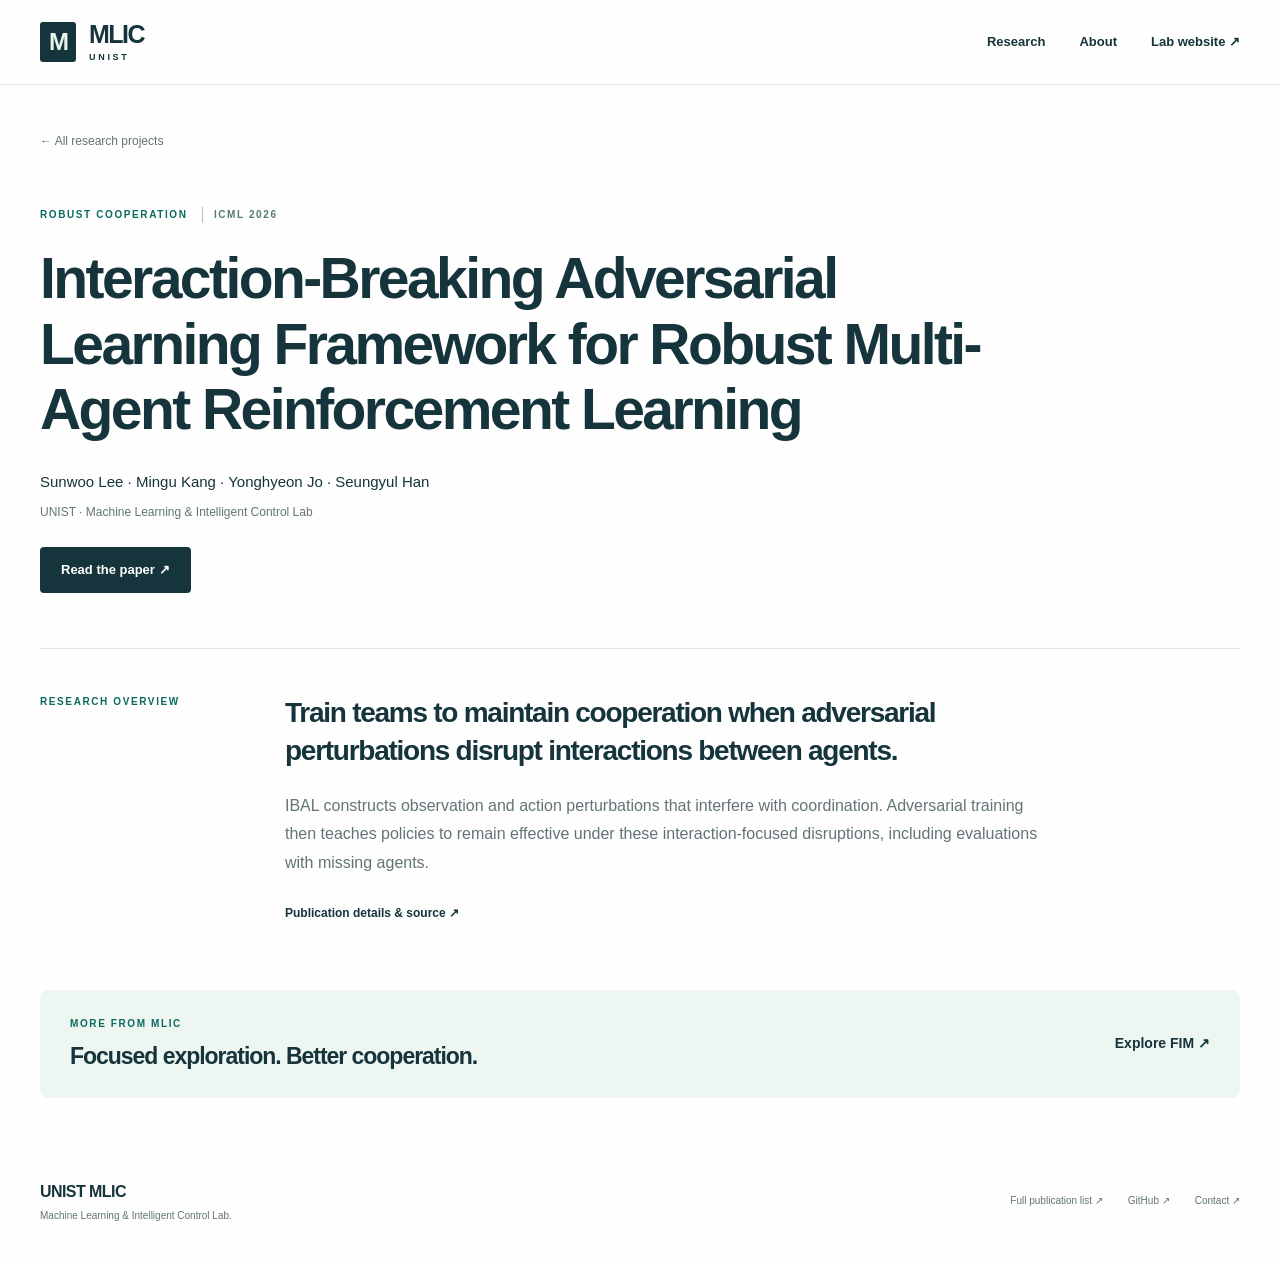
<file: papers/IBAL/index.html>
<!doctype html><html lang="en"><head><meta charset="utf-8"><meta name="viewport" content="width=device-width,initial-scale=1"><title>IBAL — Interaction-Breaking Adversarial Learning Framework for Robust Multi-Agent Reinforcement Learning · UNIST MLIC</title><meta name="description" content="Train teams to maintain cooperation when adversarial perturbations disrupt interactions between agents."><meta name="theme-color" content="#113d46"><meta property="og:title" content="IBAL — Interaction-Breaking Adversarial Learning Framework for Robust Multi-Agent Reinforcement Learning"><meta property="og:description" content="Train teams to maintain cooperation when adversarial perturbations disrupt interactions between agents."><meta property="og:type" content="website"><meta property="og:url" content="https://unistmlic.github.io/papers/IBAL/"><link rel="canonical" href="https://unistmlic.github.io/papers/IBAL/"><link rel="icon" type="image/svg+xml" href="../../assets/favicon.svg"><link rel="stylesheet" href="../../styles.css"></head><body><a class="skip" href="#main">Skip to content</a><header class="site-header"><nav class="container nav" aria-label="Main navigation"><a class="wordmark" href="../../"><span class="mark" aria-hidden="true">M</span><span>MLIC<span class="wordmark-sub">UNIST</span></span></a><div class="nav-links"><a href="../../#projects">Research</a><a href="../../#about">About</a><a href="https://mllab.unist.ac.kr/" target="_blank" rel="noopener">Lab website <span aria-hidden="true">↗</span></a></div></nav></header><main class="container project-detail" id="main"><a class="breadcrumb" href="../../#projects">← All research projects</a><p class="eyebrow">Robust cooperation <span class="feature-venue">ICML 2026</span></p><h1>Interaction-Breaking Adversarial Learning Framework for Robust Multi-Agent Reinforcement Learning</h1><p class="detail-authors">Sunwoo Lee · Mingu Kang · Yonghyeon Jo · Seungyul Han</p><p class="detail-affiliation">UNIST · Machine Learning &amp; Intelligent Control Lab</p><a class="button" href="https://arxiv.org/abs/2605.18024" target="_blank" rel="noopener">Read the paper ↗</a><section class="detail-summary"><p class="eyebrow">RESEARCH OVERVIEW</p><div><h2>Train teams to maintain cooperation when adversarial perturbations disrupt interactions between agents.</h2><p>IBAL constructs observation and action perturbations that interfere with coordination. Adversarial training then teaches policies to remain effective under these interaction-focused disruptions, including evaluations with missing agents.</p><a class="text-link small" href="https://arxiv.org/abs/2605.18024">Publication details &amp; source ↗</a></div></section><aside class="related"><div><p class="eyebrow">MORE FROM MLIC</p><h2>Focused exploration. Better cooperation.</h2></div><a class="text-link" href="../../FIM/">Explore FIM ↗</a></aside></main><footer class="container footer"><div><a class="footer-brand" href="../../">UNIST MLIC</a><p>Machine Learning &amp; Intelligent Control Lab.</p></div><div class="footer-links"><a href="https://mllab.unist.ac.kr/publications/">Full publication list ↗</a><a href="https://github.com/unistmlic">GitHub ↗</a><a href="mailto:syhan@unist.ac.kr">Contact ↗</a></div></footer></body></html>
</file>
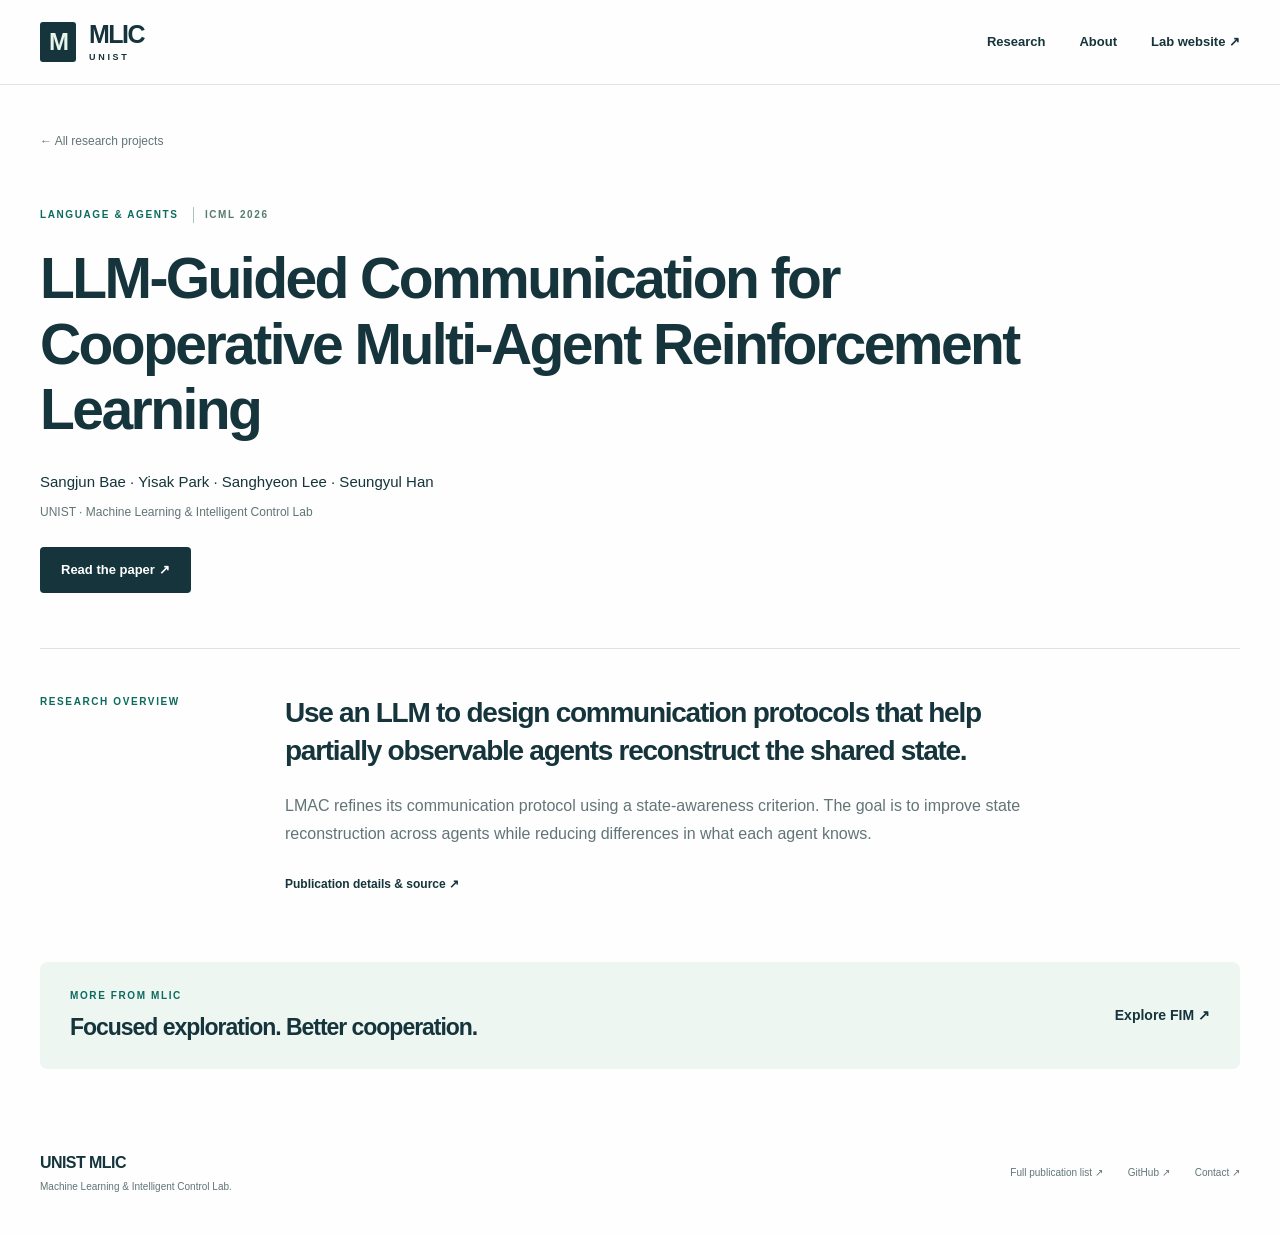
<file: papers/LMAC/index.html>
<!doctype html><html lang="en"><head><meta charset="utf-8"><meta name="viewport" content="width=device-width,initial-scale=1"><title>LMAC — LLM-Guided Communication for Cooperative Multi-Agent Reinforcement Learning · UNIST MLIC</title><meta name="description" content="Use an LLM to design communication protocols that help partially observable agents reconstruct the shared state."><meta name="theme-color" content="#113d46"><meta property="og:title" content="LMAC — LLM-Guided Communication for Cooperative Multi-Agent Reinforcement Learning"><meta property="og:description" content="Use an LLM to design communication protocols that help partially observable agents reconstruct the shared state."><meta property="og:type" content="website"><meta property="og:url" content="https://unistmlic.github.io/papers/LMAC/"><link rel="canonical" href="https://unistmlic.github.io/papers/LMAC/"><link rel="icon" type="image/svg+xml" href="../../assets/favicon.svg"><link rel="stylesheet" href="../../styles.css"></head><body><a class="skip" href="#main">Skip to content</a><header class="site-header"><nav class="container nav" aria-label="Main navigation"><a class="wordmark" href="../../"><span class="mark" aria-hidden="true">M</span><span>MLIC<span class="wordmark-sub">UNIST</span></span></a><div class="nav-links"><a href="../../#projects">Research</a><a href="../../#about">About</a><a href="https://mllab.unist.ac.kr/" target="_blank" rel="noopener">Lab website <span aria-hidden="true">↗</span></a></div></nav></header><main class="container project-detail" id="main"><a class="breadcrumb" href="../../#projects">← All research projects</a><p class="eyebrow">Language &amp; agents <span class="feature-venue">ICML 2026</span></p><h1>LLM-Guided Communication for Cooperative Multi-Agent Reinforcement Learning</h1><p class="detail-authors">Sangjun Bae · Yisak Park · Sanghyeon Lee · Seungyul Han</p><p class="detail-affiliation">UNIST · Machine Learning &amp; Intelligent Control Lab</p><a class="button" href="https://arxiv.org/abs/2605.18077" target="_blank" rel="noopener">Read the paper ↗</a><section class="detail-summary"><p class="eyebrow">RESEARCH OVERVIEW</p><div><h2>Use an LLM to design communication protocols that help partially observable agents reconstruct the shared state.</h2><p>LMAC refines its communication protocol using a state-awareness criterion. The goal is to improve state reconstruction across agents while reducing differences in what each agent knows.</p><a class="text-link small" href="https://arxiv.org/abs/2605.18077">Publication details &amp; source ↗</a></div></section><aside class="related"><div><p class="eyebrow">MORE FROM MLIC</p><h2>Focused exploration. Better cooperation.</h2></div><a class="text-link" href="../../FIM/">Explore FIM ↗</a></aside></main><footer class="container footer"><div><a class="footer-brand" href="../../">UNIST MLIC</a><p>Machine Learning &amp; Intelligent Control Lab.</p></div><div class="footer-links"><a href="https://mllab.unist.ac.kr/publications/">Full publication list ↗</a><a href="https://github.com/unistmlic">GitHub ↗</a><a href="mailto:syhan@unist.ac.kr">Contact ↗</a></div></footer></body></html>
</file>
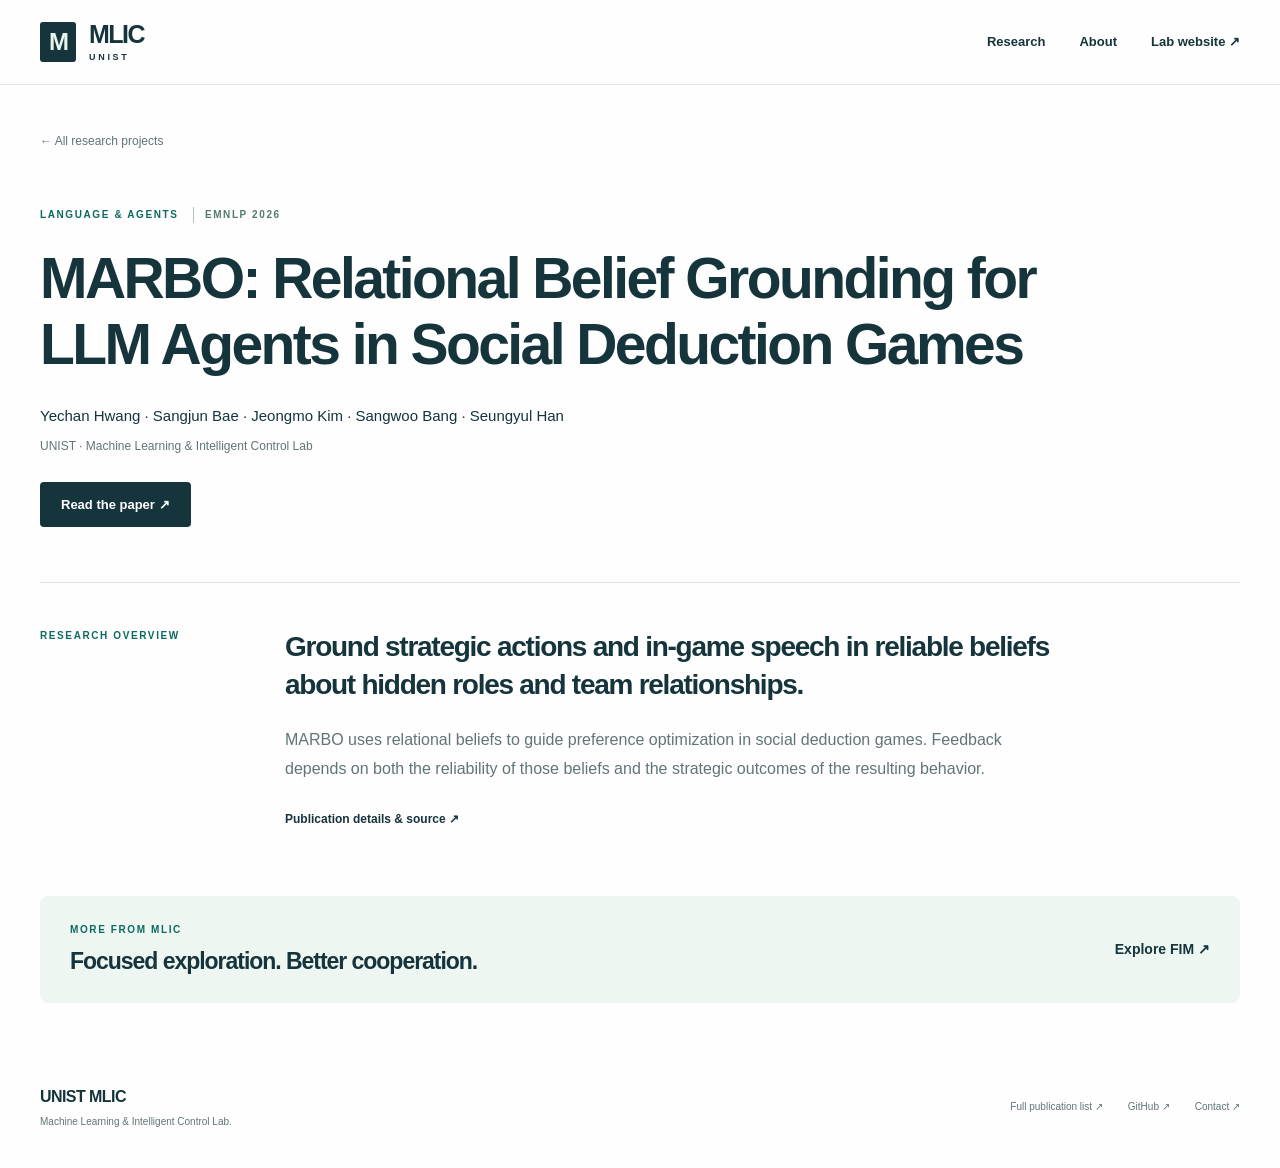
<file: papers/MARBO/index.html>
<!doctype html><html lang="en"><head><meta charset="utf-8"><meta name="viewport" content="width=device-width,initial-scale=1"><title>MARBO — MARBO: Relational Belief Grounding for LLM Agents in Social Deduction Games · UNIST MLIC</title><meta name="description" content="Ground strategic actions and in-game speech in reliable beliefs about hidden roles and team relationships."><meta name="theme-color" content="#113d46"><meta property="og:title" content="MARBO — MARBO: Relational Belief Grounding for LLM Agents in Social Deduction Games"><meta property="og:description" content="Ground strategic actions and in-game speech in reliable beliefs about hidden roles and team relationships."><meta property="og:type" content="website"><meta property="og:url" content="https://unistmlic.github.io/papers/MARBO/"><link rel="canonical" href="https://unistmlic.github.io/papers/MARBO/"><link rel="icon" type="image/svg+xml" href="../../assets/favicon.svg"><link rel="stylesheet" href="../../styles.css"></head><body><a class="skip" href="#main">Skip to content</a><header class="site-header"><nav class="container nav" aria-label="Main navigation"><a class="wordmark" href="../../"><span class="mark" aria-hidden="true">M</span><span>MLIC<span class="wordmark-sub">UNIST</span></span></a><div class="nav-links"><a href="../../#projects">Research</a><a href="../../#about">About</a><a href="https://mllab.unist.ac.kr/" target="_blank" rel="noopener">Lab website <span aria-hidden="true">↗</span></a></div></nav></header><main class="container project-detail" id="main"><a class="breadcrumb" href="../../#projects">← All research projects</a><p class="eyebrow">Language &amp; agents <span class="feature-venue">EMNLP 2026</span></p><h1>MARBO: Relational Belief Grounding for LLM Agents in Social Deduction Games</h1><p class="detail-authors">Yechan Hwang · Sangjun Bae · Jeongmo Kim · Sangwoo Bang · Seungyul Han</p><p class="detail-affiliation">UNIST · Machine Learning &amp; Intelligent Control Lab</p><a class="button" href="https://arxiv.org/abs/2609.06563" target="_blank" rel="noopener">Read the paper ↗</a><section class="detail-summary"><p class="eyebrow">RESEARCH OVERVIEW</p><div><h2>Ground strategic actions and in-game speech in reliable beliefs about hidden roles and team relationships.</h2><p>MARBO uses relational beliefs to guide preference optimization in social deduction games. Feedback depends on both the reliability of those beliefs and the strategic outcomes of the resulting behavior.</p><a class="text-link small" href="https://arxiv.org/abs/2609.06563">Publication details &amp; source ↗</a></div></section><aside class="related"><div><p class="eyebrow">MORE FROM MLIC</p><h2>Focused exploration. Better cooperation.</h2></div><a class="text-link" href="../../FIM/">Explore FIM ↗</a></aside></main><footer class="container footer"><div><a class="footer-brand" href="../../">UNIST MLIC</a><p>Machine Learning &amp; Intelligent Control Lab.</p></div><div class="footer-links"><a href="https://mllab.unist.ac.kr/publications/">Full publication list ↗</a><a href="https://github.com/unistmlic">GitHub ↗</a><a href="mailto:syhan@unist.ac.kr">Contact ↗</a></div></footer></body></html>
</file>
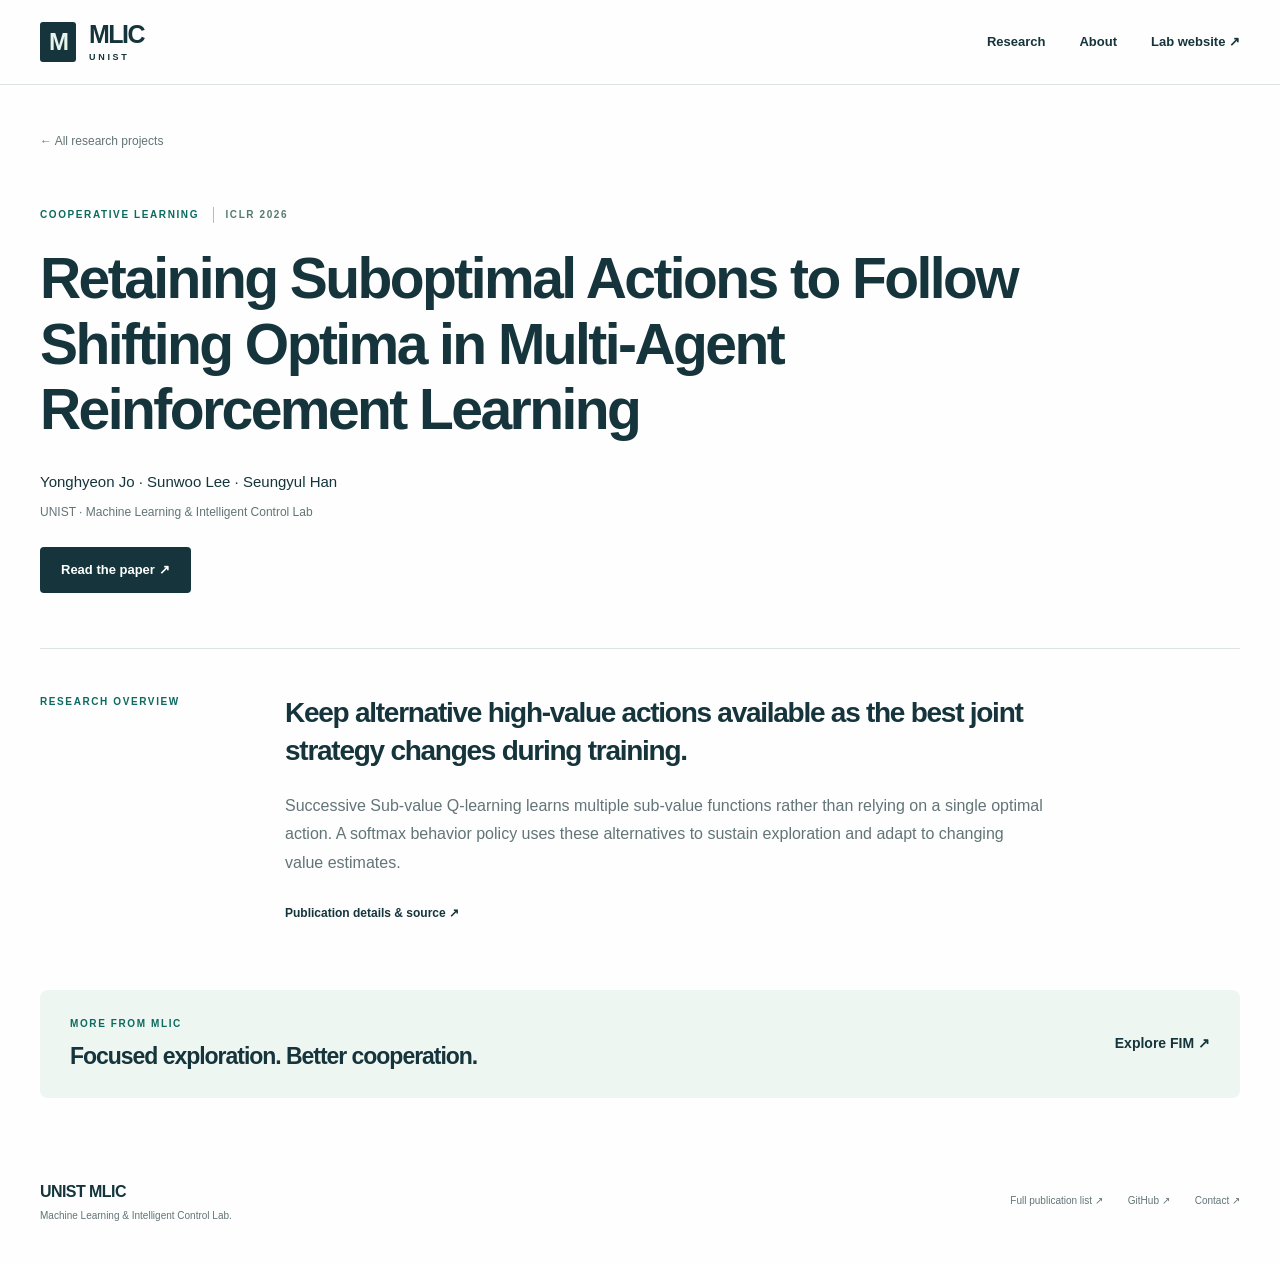
<file: papers/S2Q/index.html>
<!doctype html><html lang="en"><head><meta charset="utf-8"><meta name="viewport" content="width=device-width,initial-scale=1"><title>S2Q — Retaining Suboptimal Actions to Follow Shifting Optima in Multi-Agent Reinforcement Learning · UNIST MLIC</title><meta name="description" content="Keep alternative high-value actions available as the best joint strategy changes during training."><meta name="theme-color" content="#113d46"><meta property="og:title" content="S2Q — Retaining Suboptimal Actions to Follow Shifting Optima in Multi-Agent Reinforcement Learning"><meta property="og:description" content="Keep alternative high-value actions available as the best joint strategy changes during training."><meta property="og:type" content="website"><meta property="og:url" content="https://unistmlic.github.io/papers/S2Q/"><link rel="canonical" href="https://unistmlic.github.io/papers/S2Q/"><link rel="icon" type="image/svg+xml" href="../../assets/favicon.svg"><link rel="stylesheet" href="../../styles.css"></head><body><a class="skip" href="#main">Skip to content</a><header class="site-header"><nav class="container nav" aria-label="Main navigation"><a class="wordmark" href="../../"><span class="mark" aria-hidden="true">M</span><span>MLIC<span class="wordmark-sub">UNIST</span></span></a><div class="nav-links"><a href="../../#projects">Research</a><a href="../../#about">About</a><a href="https://mllab.unist.ac.kr/" target="_blank" rel="noopener">Lab website <span aria-hidden="true">↗</span></a></div></nav></header><main class="container project-detail" id="main"><a class="breadcrumb" href="../../#projects">← All research projects</a><p class="eyebrow">Cooperative learning <span class="feature-venue">ICLR 2026</span></p><h1>Retaining Suboptimal Actions to Follow Shifting Optima in Multi-Agent Reinforcement Learning</h1><p class="detail-authors">Yonghyeon Jo · Sunwoo Lee · Seungyul Han</p><p class="detail-affiliation">UNIST · Machine Learning &amp; Intelligent Control Lab</p><a class="button" href="https://arxiv.org/abs/2602.17062" target="_blank" rel="noopener">Read the paper ↗</a><section class="detail-summary"><p class="eyebrow">RESEARCH OVERVIEW</p><div><h2>Keep alternative high-value actions available as the best joint strategy changes during training.</h2><p>Successive Sub-value Q-learning learns multiple sub-value functions rather than relying on a single optimal action. A softmax behavior policy uses these alternatives to sustain exploration and adapt to changing value estimates.</p><a class="text-link small" href="https://arxiv.org/abs/2602.17062">Publication details &amp; source ↗</a></div></section><aside class="related"><div><p class="eyebrow">MORE FROM MLIC</p><h2>Focused exploration. Better cooperation.</h2></div><a class="text-link" href="../../FIM/">Explore FIM ↗</a></aside></main><footer class="container footer"><div><a class="footer-brand" href="../../">UNIST MLIC</a><p>Machine Learning &amp; Intelligent Control Lab.</p></div><div class="footer-links"><a href="https://mllab.unist.ac.kr/publications/">Full publication list ↗</a><a href="https://github.com/unistmlic">GitHub ↗</a><a href="mailto:syhan@unist.ac.kr">Contact ↗</a></div></footer></body></html>
</file>
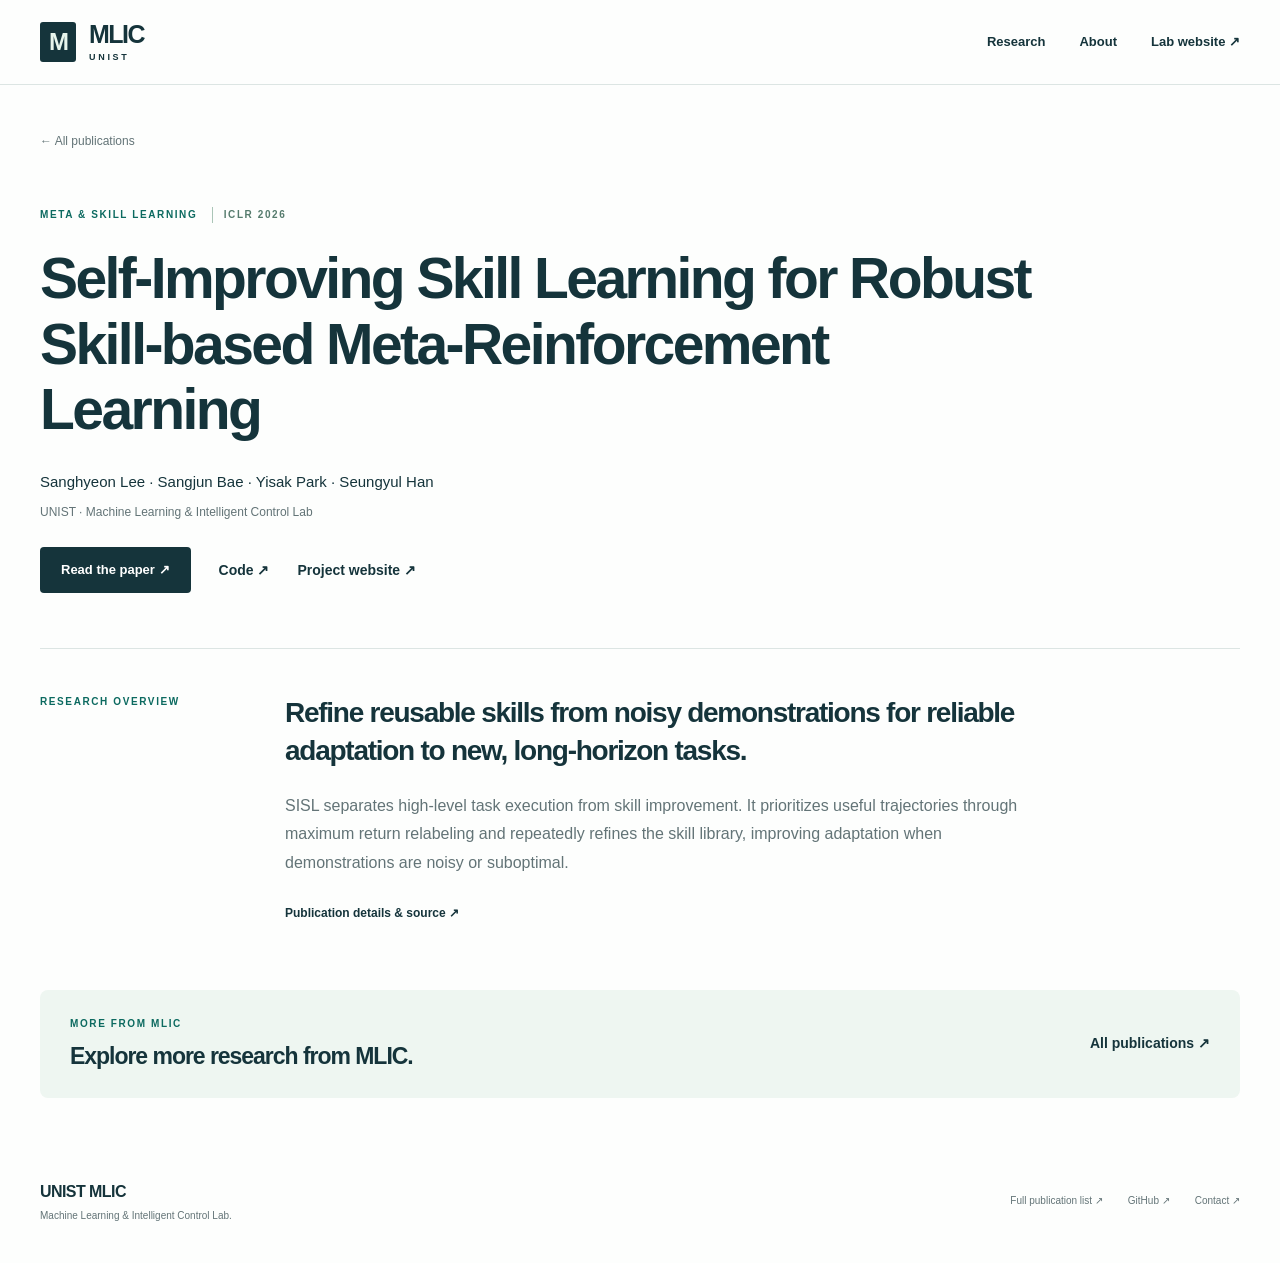
<file: papers/SISL/index.html>
<!doctype html><html lang="en"><head><meta charset="utf-8"><meta name="viewport" content="width=device-width,initial-scale=1"><title>SISL — Self-Improving Skill Learning for Robust Skill-based Meta-Reinforcement Learning · UNIST MLIC</title><meta name="description" content="Refine reusable skills from noisy demonstrations for reliable adaptation to new, long-horizon tasks."><meta name="theme-color" content="#113d46"><meta property="og:title" content="SISL — Self-Improving Skill Learning for Robust Skill-based Meta-Reinforcement Learning"><meta property="og:description" content="Refine reusable skills from noisy demonstrations for reliable adaptation to new, long-horizon tasks."><meta property="og:type" content="website"><meta property="og:url" content="https://unistmlic.github.io/papers/SISL/"><link rel="canonical" href="https://unistmlic.github.io/papers/SISL/"><link rel="icon" type="image/svg+xml" href="../../assets/favicon.svg"><link rel="stylesheet" href="../../styles.css"></head><body><a class="skip" href="#main">Skip to content</a><header class="site-header"><nav class="container nav" aria-label="Main navigation"><a class="wordmark" href="../../"><span class="mark" aria-hidden="true">M</span><span>MLIC<span class="wordmark-sub">UNIST</span></span></a><div class="nav-links"><a href="../../#projects">Research</a><a href="../../#about">About</a><a href="https://mllab.unist.ac.kr/" target="_blank" rel="noopener">Lab website <span aria-hidden="true">↗</span></a></div></nav></header><main class="container project-detail" id="main"><a class="breadcrumb" href="../../#projects">← All publications</a><p class="eyebrow">Meta &amp; skill learning <span class="feature-venue">ICLR 2026</span></p><h1>Self-Improving Skill Learning for Robust Skill-based Meta-Reinforcement Learning</h1><p class="detail-authors">Sanghyeon Lee · Sangjun Bae · Yisak Park · Seungyul Han</p><p class="detail-affiliation">UNIST · Machine Learning &amp; Intelligent Control Lab</p><div class="project-actions"><a class="button" href="https://arxiv.org/abs/2502.03752" target="_blank" rel="noopener">Read the paper ↗</a><a class="text-link" href="https://github.com/epsilog/SISL" target="_blank" rel="noopener">Code ↗</a><a class="text-link" href="https://epsilog.github.io/SISL/" target="_blank" rel="noopener">Project website ↗</a></div><section class="detail-summary"><p class="eyebrow">RESEARCH OVERVIEW</p><div><h2>Refine reusable skills from noisy demonstrations for reliable adaptation to new, long-horizon tasks.</h2><p>SISL separates high-level task execution from skill improvement. It prioritizes useful trajectories through maximum return relabeling and repeatedly refines the skill library, improving adaptation when demonstrations are noisy or suboptimal.</p><a class="text-link small" href="https://arxiv.org/abs/2502.03752">Publication details &amp; source ↗</a></div></section><aside class="related"><div><p class="eyebrow">MORE FROM MLIC</p><h2>Explore more research from MLIC.</h2></div><a class="text-link" href="../../#projects">All publications ↗</a></aside></main><footer class="container footer"><div><a class="footer-brand" href="../../">UNIST MLIC</a><p>Machine Learning &amp; Intelligent Control Lab.</p></div><div class="footer-links"><a href="https://mllab.unist.ac.kr/publications/">Full publication list ↗</a><a href="https://github.com/unistmlic">GitHub ↗</a><a href="mailto:syhan@unist.ac.kr">Contact ↗</a></div></footer></body></html>
</file>
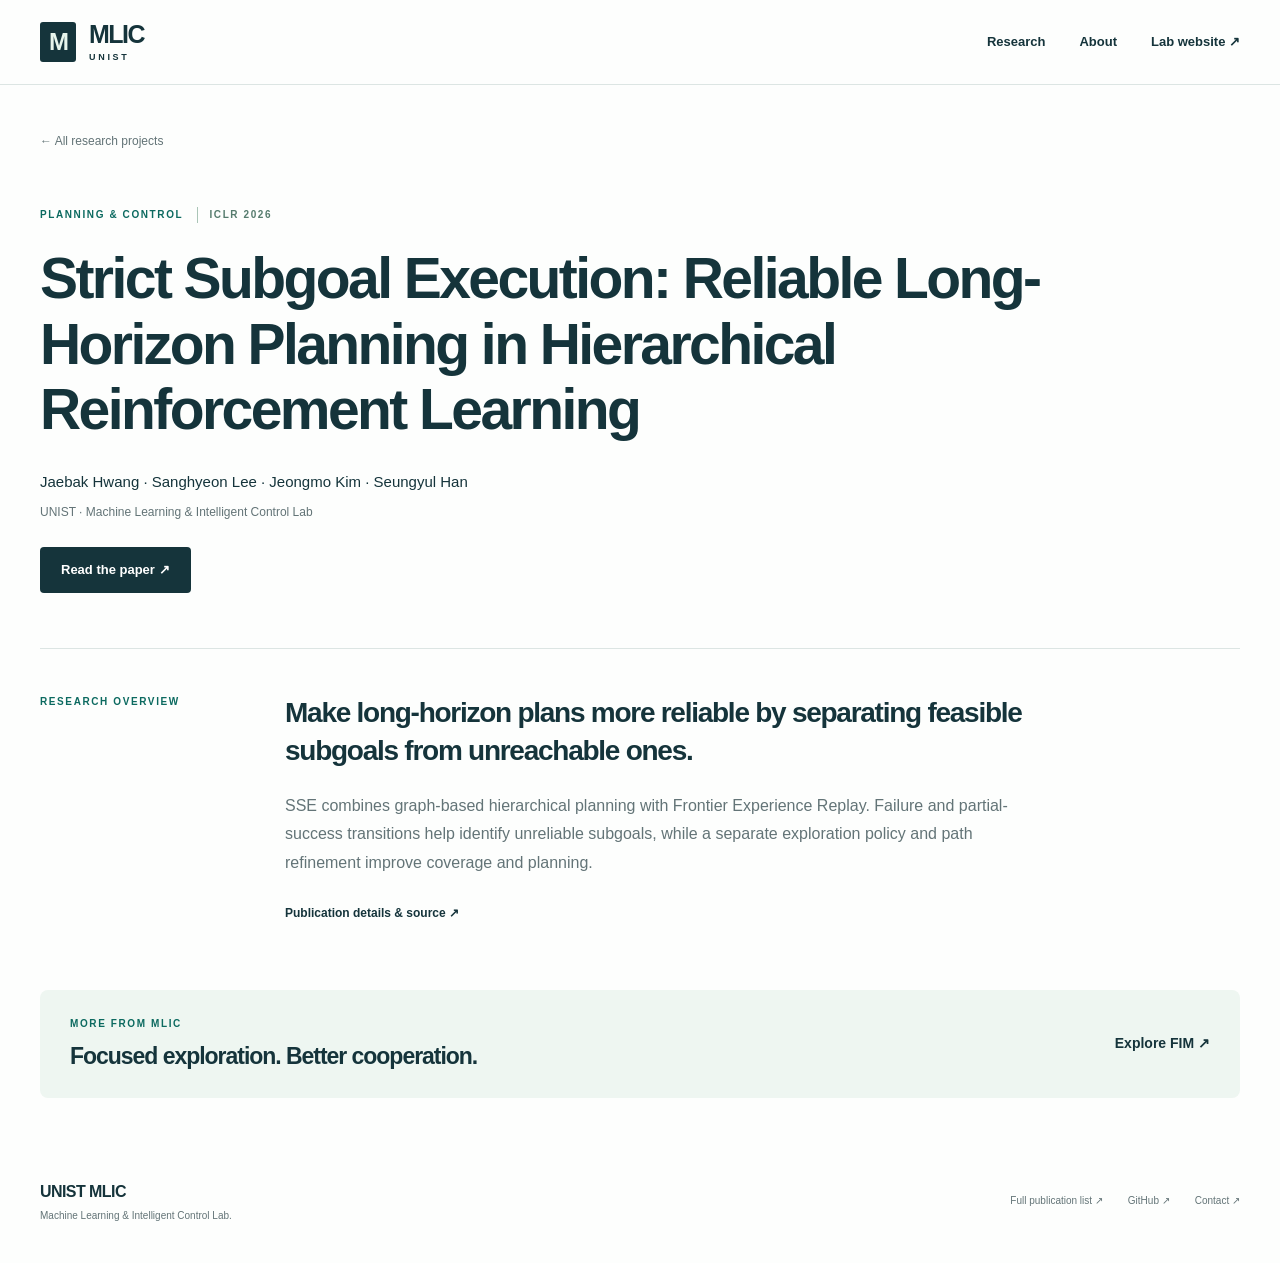
<file: papers/SSE/index.html>
<!doctype html><html lang="en"><head><meta charset="utf-8"><meta name="viewport" content="width=device-width,initial-scale=1"><title>SSE — Strict Subgoal Execution: Reliable Long-Horizon Planning in Hierarchical Reinforcement Learning · UNIST MLIC</title><meta name="description" content="Make long-horizon plans more reliable by separating feasible subgoals from unreachable ones."><meta name="theme-color" content="#113d46"><meta property="og:title" content="SSE — Strict Subgoal Execution: Reliable Long-Horizon Planning in Hierarchical Reinforcement Learning"><meta property="og:description" content="Make long-horizon plans more reliable by separating feasible subgoals from unreachable ones."><meta property="og:type" content="website"><meta property="og:url" content="https://unistmlic.github.io/papers/SSE/"><link rel="canonical" href="https://unistmlic.github.io/papers/SSE/"><link rel="icon" type="image/svg+xml" href="../../assets/favicon.svg"><link rel="stylesheet" href="../../styles.css"></head><body><a class="skip" href="#main">Skip to content</a><header class="site-header"><nav class="container nav" aria-label="Main navigation"><a class="wordmark" href="../../"><span class="mark" aria-hidden="true">M</span><span>MLIC<span class="wordmark-sub">UNIST</span></span></a><div class="nav-links"><a href="../../#projects">Research</a><a href="../../#about">About</a><a href="https://mllab.unist.ac.kr/" target="_blank" rel="noopener">Lab website <span aria-hidden="true">↗</span></a></div></nav></header><main class="container project-detail" id="main"><a class="breadcrumb" href="../../#projects">← All research projects</a><p class="eyebrow">Planning &amp; control <span class="feature-venue">ICLR 2026</span></p><h1>Strict Subgoal Execution: Reliable Long-Horizon Planning in Hierarchical Reinforcement Learning</h1><p class="detail-authors">Jaebak Hwang · Sanghyeon Lee · Jeongmo Kim · Seungyul Han</p><p class="detail-affiliation">UNIST · Machine Learning &amp; Intelligent Control Lab</p><a class="button" href="https://arxiv.org/abs/2506.21039" target="_blank" rel="noopener">Read the paper ↗</a><section class="detail-summary"><p class="eyebrow">RESEARCH OVERVIEW</p><div><h2>Make long-horizon plans more reliable by separating feasible subgoals from unreachable ones.</h2><p>SSE combines graph-based hierarchical planning with Frontier Experience Replay. Failure and partial-success transitions help identify unreliable subgoals, while a separate exploration policy and path refinement improve coverage and planning.</p><a class="text-link small" href="https://arxiv.org/abs/2506.21039">Publication details &amp; source ↗</a></div></section><aside class="related"><div><p class="eyebrow">MORE FROM MLIC</p><h2>Focused exploration. Better cooperation.</h2></div><a class="text-link" href="../../FIM/">Explore FIM ↗</a></aside></main><footer class="container footer"><div><a class="footer-brand" href="../../">UNIST MLIC</a><p>Machine Learning &amp; Intelligent Control Lab.</p></div><div class="footer-links"><a href="https://mllab.unist.ac.kr/publications/">Full publication list ↗</a><a href="https://github.com/unistmlic">GitHub ↗</a><a href="mailto:syhan@unist.ac.kr">Contact ↗</a></div></footer></body></html>
</file>
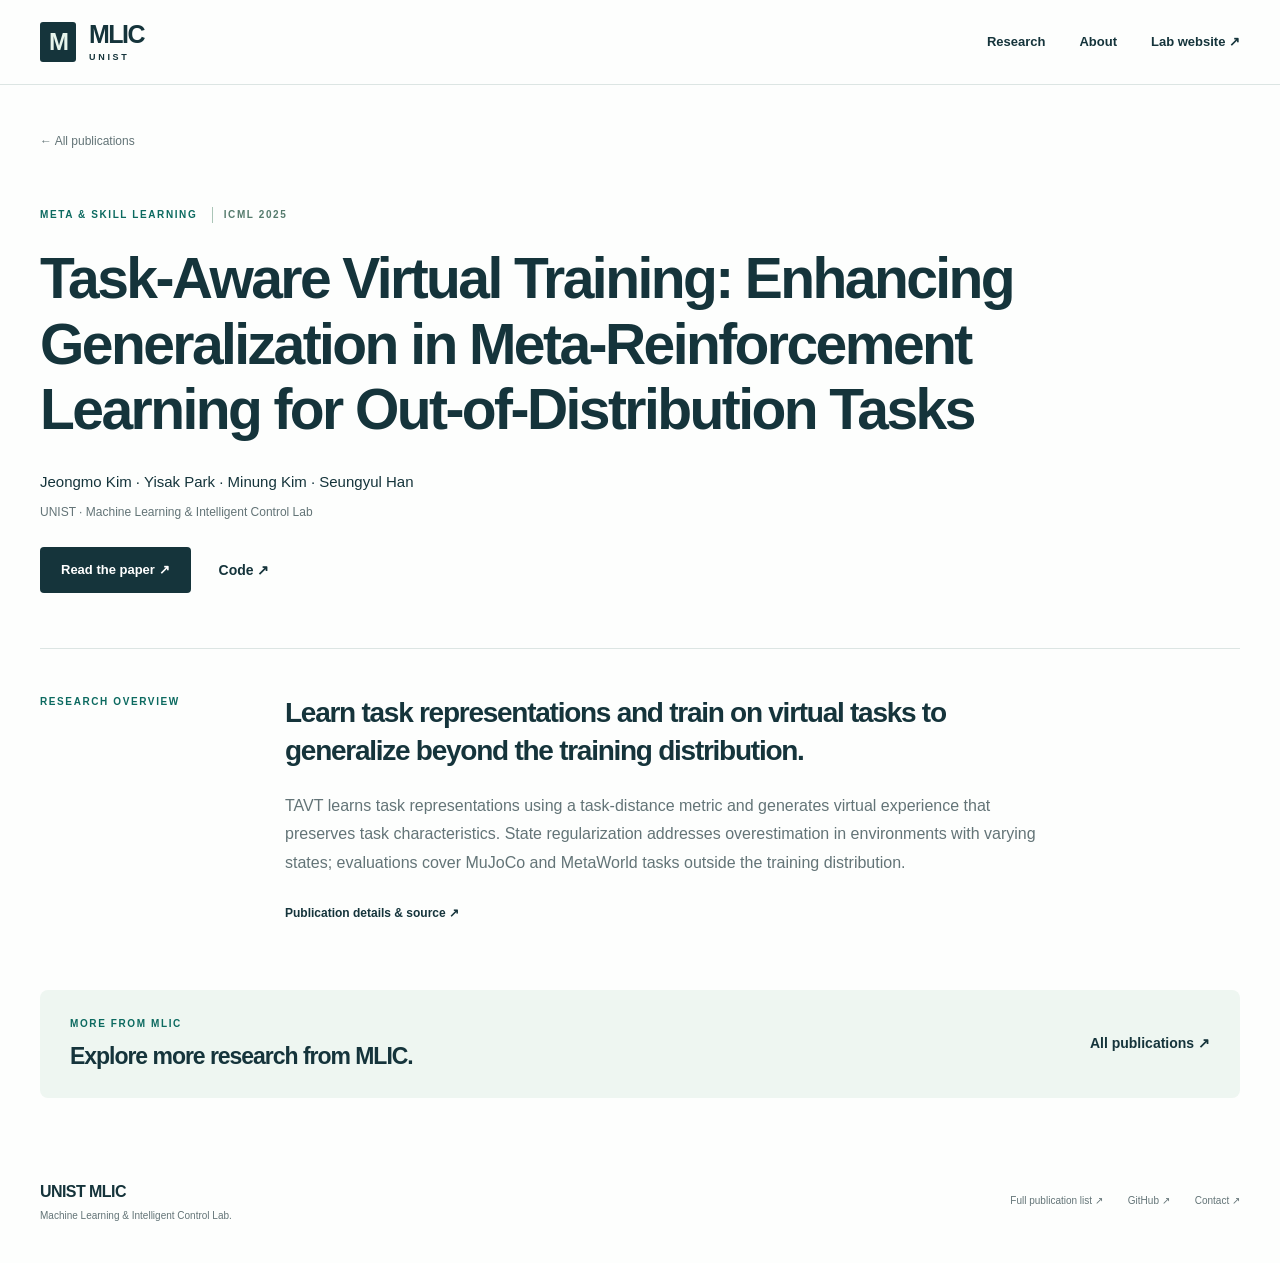
<file: papers/TAVT/index.html>
<!doctype html><html lang="en"><head><meta charset="utf-8"><meta name="viewport" content="width=device-width,initial-scale=1"><title>TAVT — Task-Aware Virtual Training: Enhancing Generalization in Meta-Reinforcement Learning for Out-of-Distribution Tasks · UNIST MLIC</title><meta name="description" content="Learn task representations and train on virtual tasks to generalize beyond the training distribution."><meta name="theme-color" content="#113d46"><meta property="og:title" content="TAVT — Task-Aware Virtual Training: Enhancing Generalization in Meta-Reinforcement Learning for Out-of-Distribution Tasks"><meta property="og:description" content="Learn task representations and train on virtual tasks to generalize beyond the training distribution."><meta property="og:type" content="website"><meta property="og:url" content="https://unistmlic.github.io/papers/TAVT/"><link rel="canonical" href="https://unistmlic.github.io/papers/TAVT/"><link rel="icon" type="image/svg+xml" href="../../assets/favicon.svg"><link rel="stylesheet" href="../../styles.css"></head><body><a class="skip" href="#main">Skip to content</a><header class="site-header"><nav class="container nav" aria-label="Main navigation"><a class="wordmark" href="../../"><span class="mark" aria-hidden="true">M</span><span>MLIC<span class="wordmark-sub">UNIST</span></span></a><div class="nav-links"><a href="../../#projects">Research</a><a href="../../#about">About</a><a href="https://mllab.unist.ac.kr/" target="_blank" rel="noopener">Lab website <span aria-hidden="true">↗</span></a></div></nav></header><main class="container project-detail" id="main"><a class="breadcrumb" href="../../#projects">← All publications</a><p class="eyebrow">Meta &amp; skill learning <span class="feature-venue">ICML 2025</span></p><h1>Task-Aware Virtual Training: Enhancing Generalization in Meta-Reinforcement Learning for Out-of-Distribution Tasks</h1><p class="detail-authors">Jeongmo Kim · Yisak Park · Minung Kim · Seungyul Han</p><p class="detail-affiliation">UNIST · Machine Learning &amp; Intelligent Control Lab</p><div class="project-actions"><a class="button" href="https://arxiv.org/abs/2502.02834" target="_blank" rel="noopener">Read the paper ↗</a><a class="text-link" href="https://github.com/JM-Kim-94/tavt" target="_blank" rel="noopener">Code ↗</a></div><section class="detail-summary"><p class="eyebrow">RESEARCH OVERVIEW</p><div><h2>Learn task representations and train on virtual tasks to generalize beyond the training distribution.</h2><p>TAVT learns task representations using a task-distance metric and generates virtual experience that preserves task characteristics. State regularization addresses overestimation in environments with varying states; evaluations cover MuJoCo and MetaWorld tasks outside the training distribution.</p><a class="text-link small" href="https://arxiv.org/abs/2502.02834">Publication details &amp; source ↗</a></div></section><aside class="related"><div><p class="eyebrow">MORE FROM MLIC</p><h2>Explore more research from MLIC.</h2></div><a class="text-link" href="../../#projects">All publications ↗</a></aside></main><footer class="container footer"><div><a class="footer-brand" href="../../">UNIST MLIC</a><p>Machine Learning &amp; Intelligent Control Lab.</p></div><div class="footer-links"><a href="https://mllab.unist.ac.kr/publications/">Full publication list ↗</a><a href="https://github.com/unistmlic">GitHub ↗</a><a href="mailto:syhan@unist.ac.kr">Contact ↗</a></div></footer></body></html>
</file>
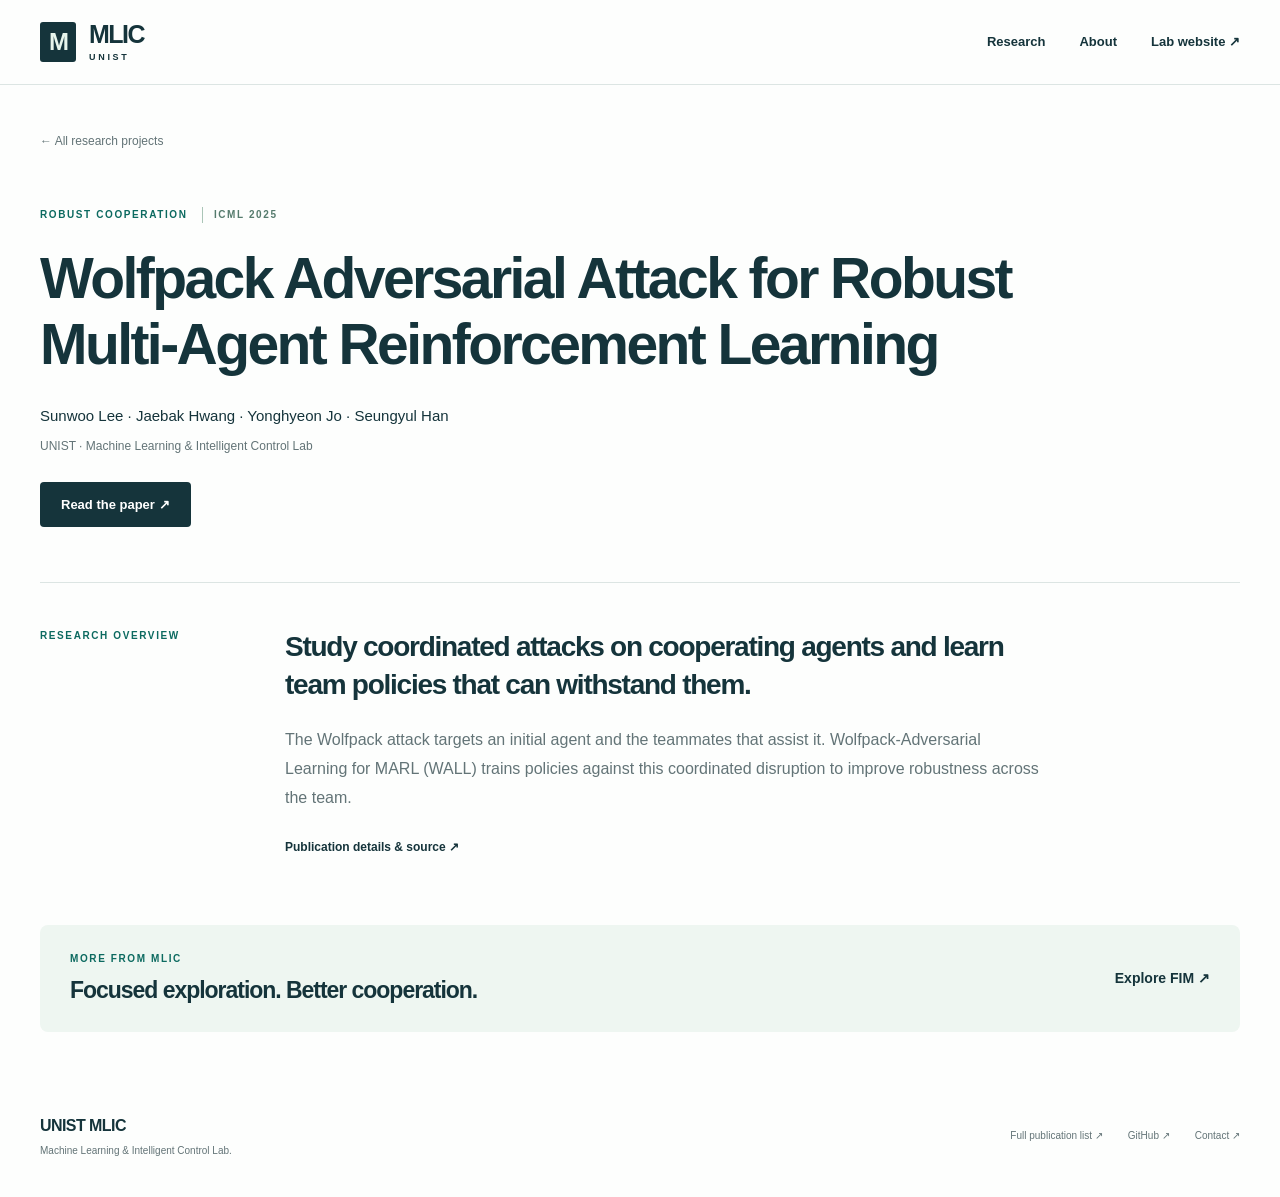
<file: papers/WALL/index.html>
<!doctype html><html lang="en"><head><meta charset="utf-8"><meta name="viewport" content="width=device-width,initial-scale=1"><title>WALL — Wolfpack Adversarial Attack for Robust Multi-Agent Reinforcement Learning · UNIST MLIC</title><meta name="description" content="Study coordinated attacks on cooperating agents and learn team policies that can withstand them."><meta name="theme-color" content="#113d46"><meta property="og:title" content="WALL — Wolfpack Adversarial Attack for Robust Multi-Agent Reinforcement Learning"><meta property="og:description" content="Study coordinated attacks on cooperating agents and learn team policies that can withstand them."><meta property="og:type" content="website"><meta property="og:url" content="https://unistmlic.github.io/papers/WALL/"><link rel="canonical" href="https://unistmlic.github.io/papers/WALL/"><link rel="icon" type="image/svg+xml" href="../../assets/favicon.svg"><link rel="stylesheet" href="../../styles.css"></head><body><a class="skip" href="#main">Skip to content</a><header class="site-header"><nav class="container nav" aria-label="Main navigation"><a class="wordmark" href="../../"><span class="mark" aria-hidden="true">M</span><span>MLIC<span class="wordmark-sub">UNIST</span></span></a><div class="nav-links"><a href="../../#projects">Research</a><a href="../../#about">About</a><a href="https://mllab.unist.ac.kr/" target="_blank" rel="noopener">Lab website <span aria-hidden="true">↗</span></a></div></nav></header><main class="container project-detail" id="main"><a class="breadcrumb" href="../../#projects">← All research projects</a><p class="eyebrow">Robust cooperation <span class="feature-venue">ICML 2025</span></p><h1>Wolfpack Adversarial Attack for Robust Multi-Agent Reinforcement Learning</h1><p class="detail-authors">Sunwoo Lee · Jaebak Hwang · Yonghyeon Jo · Seungyul Han</p><p class="detail-affiliation">UNIST · Machine Learning &amp; Intelligent Control Lab</p><a class="button" href="https://arxiv.org/abs/2502.02844" target="_blank" rel="noopener">Read the paper ↗</a><section class="detail-summary"><p class="eyebrow">RESEARCH OVERVIEW</p><div><h2>Study coordinated attacks on cooperating agents and learn team policies that can withstand them.</h2><p>The Wolfpack attack targets an initial agent and the teammates that assist it. Wolfpack-Adversarial Learning for MARL (WALL) trains policies against this coordinated disruption to improve robustness across the team.</p><a class="text-link small" href="https://arxiv.org/abs/2502.02844">Publication details &amp; source ↗</a></div></section><aside class="related"><div><p class="eyebrow">MORE FROM MLIC</p><h2>Focused exploration. Better cooperation.</h2></div><a class="text-link" href="../../FIM/">Explore FIM ↗</a></aside></main><footer class="container footer"><div><a class="footer-brand" href="../../">UNIST MLIC</a><p>Machine Learning &amp; Intelligent Control Lab.</p></div><div class="footer-links"><a href="https://mllab.unist.ac.kr/publications/">Full publication list ↗</a><a href="https://github.com/unistmlic">GitHub ↗</a><a href="mailto:syhan@unist.ac.kr">Contact ↗</a></div></footer></body></html>
</file>
<file: styles.css>
:root{--ink:#15343b;--muted:#637477;--accent:#0c6a60;--line:#dce5e3;--mint:#eef6f1;--paper:#fdfefd}*{box-sizing:border-box}html{scroll-behavior:smooth;scroll-padding-top:100px}body{margin:0;color:var(--ink);background:var(--paper);font:16px/1.65 -apple-system,BlinkMacSystemFont,"Segoe UI",Arial,sans-serif}a{color:inherit;text-decoration:none}button,input{font:inherit}button,a,input{touch-action:manipulation}button{cursor:pointer}h1,h2,h3,p,figure{margin:0}h1,h2,h3{letter-spacing:-.045em;line-height:1.12}img{display:block;max-width:100%;height:auto}a:focus-visible,button:focus-visible,input:focus-visible{outline:3px solid #23877c;outline-offset:5px}[hidden]{display:none!important}.container{width:min(1200px,calc(100% - 80px));margin:0 auto}.site-header{border-bottom:1px solid var(--line);background:rgba(253,254,253,.98);position:sticky;top:0;z-index:5}.nav{min-height:84px;display:flex;align-items:center;justify-content:space-between}.wordmark{display:flex;align-items:center;gap:13px;font-size:25px;font-weight:800;letter-spacing:-.06em;line-height:1}.mark{display:grid;place-items:center;background:var(--ink);color:#e7f5ec;width:36px;height:40px;border-radius:3px;font-size:24px;letter-spacing:-.08em}.wordmark-sub{font-size:9px;display:block;letter-spacing:.3em;font-weight:650;margin-top:6px}.nav-links{display:flex;gap:34px;font-size:13px;font-weight:600}.nav-links a:hover,.text-link:hover,.paper-title:hover{color:var(--accent)}.hero{display:grid;grid-template-columns:1fr 250px;gap:70px;padding-top:87px;padding-bottom:80px}.eyebrow{font-size:10px;font-weight:750;letter-spacing:.16em;color:var(--accent);text-transform:uppercase}.hero h1{font-size:clamp(38px,5.5vw,68px);line-height:1.08;font-weight:600;margin-top:24px}.hero h1 em{font-style:normal;color:var(--accent)}.hero-intro{max-width:570px;color:var(--muted);font-size:18px;line-height:1.65;margin:25px 0}.text-link{font-size:14px;font-weight:650;display:inline-flex;gap:24px;align-items:center}.hero-aside{border-left:1px solid var(--line);padding-left:32px;padding-top:7px}.aside-index{font-size:10px;font-weight:650;letter-spacing:.15em;color:#829591}.hero-aside>p{font-size:13px;color:var(--muted);line-height:1.9;margin-top:22px}.cooperation-art{position:relative;width:190px;height:114px;margin-top:20px}.cooperation-art span{position:absolute;border:1px solid #8db5a8;width:71px;height:71px;border-radius:50%;top:20px;left:0;background:#dceddf66}.cooperation-art span:nth-child(2){left:52px;top:0}.cooperation-art span:nth-child(3){left:104px;top:32px}.cooperation-art i{position:absolute;width:11px;height:11px;border-radius:50%;background:var(--accent);left:85px;top:54px}.hero-aside>.aside-note{margin-top:5px;font-size:10px}.featured{background:var(--mint);border:1px solid #d7e6dc;border-radius:14px;display:grid;grid-template-columns:.92fr 1.08fr;overflow:hidden}.feature-copy{padding:38px 42px}.feature-venue{display:inline-block;border-left:1px solid #aac5b7;padding-left:11px;margin-left:10px;color:#557b6d}.feature-copy h2{font-size:60px;letter-spacing:-.06em;margin-top:26px}.feature-copy h3{font-size:25px;margin-top:7px;font-weight:600;line-height:1.2}.feature-copy>p:not(.eyebrow){font-size:15px;color:var(--muted);max-width:390px;margin:20px 0 24px}.button{display:inline-flex;gap:30px;background:var(--ink);color:white;border-radius:4px;padding:12px 21px;font-size:13px;font-weight:650}.button:hover{background:var(--accent)}.subtle-link{font-size:12px;margin-left:20px;text-decoration:underline;text-underline-offset:4px}.feature-visual{align-self:center;padding:32px 32px 30px 10px}.feature-panels{display:grid;grid-template-columns:1fr 1fr;gap:15px}.feature-panels figure{background:#fff;border:1px solid #e0e9e2;padding:14px;border-radius:6px}.feature-panels figcaption{text-align:center;margin-top:10px;font-size:10px;font-weight:600;color:#56716b;line-height:1.5}.visual-caption{display:block;text-align:center;font-size:10px;color:#6c8b7c;margin-top:18px;letter-spacing:.035em}.projects{padding-top:92px;padding-bottom:90px}.section-top{display:flex;align-items:end;justify-content:space-between;gap:20px}.section-top h2{font-size:40px;font-weight:600;margin-top:14px}.small{font-size:12px}.directory-controls{margin-top:32px;border-bottom:1px solid var(--line);padding-bottom:18px;display:flex;gap:18px;align-items:center;justify-content:space-between;flex-wrap:wrap}.filters{display:flex;gap:5px;flex-wrap:wrap}.filters button{font-size:11px;padding:8px 11px;border:1px solid transparent;background:transparent;color:var(--muted);border-radius:4px}.filters button[aria-pressed=true]{color:var(--ink);background:#e6f0e9;border-color:#d6e4db;font-weight:650}.search input{width:180px;border:1px solid var(--line);border-radius:4px;background:white;padding:9px 12px;color:var(--ink);font-size:12px}.result-count{font-size:10px;color:#8b9b97;margin:15px 0 0}.paper-row{display:grid;grid-template-columns:143px 1fr 70px;gap:30px;padding:29px 0;border-bottom:1px solid var(--line)}.paper-meta{padding-top:4px}.venue{font-size:12px;font-weight:650;display:block}.category{font-size:10px;color:var(--muted);display:block;margin-top:7px}.paper-title{font-size:19px;font-weight:600;letter-spacing:-.025em;line-height:1.4;display:block;position:relative;padding-right:25px}.row-arrow{position:absolute;right:0;top:1px;color:#97a9a2;font-size:17px;font-weight:400}.paper-authors{font-size:11px;color:var(--muted);margin-top:9px}.paper-description{font-size:12px;color:#778983;margin-top:7px;line-height:1.6;max-width:720px}.paper-acronym{align-self:center;justify-self:end;font-size:12px;letter-spacing:.04em;color:var(--accent);font-weight:700;border-bottom:1px solid #b7d5c7;padding-bottom:3px}.empty{padding:40px 0;color:var(--muted)}.about-band{background:#f2f6f4;border-top:1px solid var(--line);border-bottom:1px solid var(--line)}.about{display:grid;grid-template-columns:220px 1fr;gap:50px;padding:62px 0}.about>p{padding-top:7px}.about h2{font-size:36px;font-weight:550}.about div>p{font-size:15px;color:var(--muted);max-width:660px;margin-top:22px}.about div>.about-affiliation{font-size:12px}.about .text-link{margin-top:24px}.footer{padding-top:36px;padding-bottom:38px;display:flex;justify-content:space-between;gap:35px;align-items:center}.footer-brand{font-size:16px;font-weight:750;letter-spacing:-.035em}.footer p{font-size:10px;color:var(--muted);margin-top:3px}.footer-links{display:flex;gap:25px;font-size:10px;color:var(--muted)}.skip{position:absolute;left:20px;top:-80px;z-index:20;background:#fff;padding:8px 14px}.skip:focus{top:12px}.sr-only{position:absolute;width:1px;height:1px;padding:0;margin:-1px;overflow:hidden;clip:rect(0,0,0,0);white-space:nowrap;border:0}.project-detail{padding-top:42px;padding-bottom:20px}.breadcrumb{font-size:12px;color:var(--muted);display:inline-block;margin-bottom:55px}.project-detail h1{font-size:clamp(32px,4.8vw,57px);max-width:1010px;margin-top:23px;line-height:1.15;font-weight:600}.detail-authors{font-size:15px;margin-top:27px}.detail-affiliation{font-size:12px;color:var(--muted);margin-top:8px;margin-bottom:25px}.detail-summary{display:grid;grid-template-columns:210px 1fr;gap:35px;border-top:1px solid var(--line);margin-top:55px;padding:45px 0 65px}.detail-summary h2{font-size:28px;line-height:1.35;font-weight:550;max-width:780px}.detail-summary div>p{font-size:16px;line-height:1.8;color:var(--muted);margin-top:22px;max-width:760px}.detail-summary .text-link{margin-top:26px}.related{display:flex;align-items:center;justify-content:space-between;gap:25px;padding:26px 30px;background:var(--mint);border-radius:8px;margin-bottom:25px}.related h2{font-size:23px;margin-top:9px;font-weight:550;line-height:1.3}.related>a{flex-shrink:0}@media(max-width:1000px){.hero{grid-template-columns:1fr 205px;gap:30px}.hero-aside{padding-left:20px}.cooperation-art{transform:scale(.8);transform-origin:left center}.feature-copy{padding:30px}.feature-panels{gap:10px}.feature-panels figure{padding:8px}.feature-visual{padding:20px 20px 20px 0}.feature-copy .eyebrow{font-size:9px}.feature-copy .feature-venue{display:block;border:0;margin:7px 0 0;padding:0}.subtle-link{display:block;margin:15px 0 0}.about{grid-template-columns:160px 1fr}.paper-row{grid-template-columns:120px 1fr 55px;gap:20px}}@media(max-width:720px){.container{width:calc(100% - 36px)}.nav{min-height:70px}.nav-links{gap:18px;font-size:11px}.nav-links a:last-child{display:none}.wordmark{font-size:22px}.mark{width:31px;height:35px;font-size:21px}.hero{display:block;padding:48px 0}.hero h1{font-size:clamp(35px,8.5vw,53px)}.hero-intro{font-size:16px;margin:21px 0}.hero-aside{display:none}.featured{grid-template-columns:1fr}.feature-copy{padding:27px}.feature-copy .feature-venue{display:inline-block;border-left:1px solid #aac5b7;padding-left:10px;margin-left:10px}.feature-copy h2{font-size:50px;margin-top:20px}.feature-copy h3{font-size:24px}.subtle-link{display:inline;margin-left:16px}.feature-visual{padding:0 25px 25px}.feature-panels{gap:15px}.feature-panels figure{padding:13px}.projects{padding:55px 0}.section-top h2{font-size:31px}.section-top>.text-link{max-width:85px;font-size:10px}.directory-controls{margin-top:24px;gap:12px}.filters{gap:4px}.filters button{font-size:10px;padding:7px 8px}.search,.search input{width:100%}.paper-row{grid-template-columns:1fr 55px;gap:11px;padding:23px 0}.paper-meta{grid-column:1/-1;display:flex;align-items:center;gap:15px;padding:0}.venue{font-size:10px}.category{margin:0;font-size:9px}.paper-title{font-size:17px;line-height:1.4}.paper-authors{font-size:10px}.paper-description{font-size:11px}.paper-acronym{font-size:11px;align-self:start;margin-top:3px}.row-arrow{display:none}.about{display:block;padding:36px 0}.about h2{font-size:28px;margin-top:21px}.about div>p{font-size:14px}.footer{display:block;padding:27px 0}.footer-links{margin-top:23px;gap:20px}.project-detail{padding-top:28px}.breadcrumb{margin-bottom:33px}.project-detail h1{font-size:35px}.detail-authors{font-size:13px;line-height:1.7}.detail-summary{display:block;padding:30px 0 40px;margin-top:40px}.detail-summary h2{font-size:24px;margin-top:17px}.detail-summary div>p{font-size:15px}.related{display:block;padding:24px}.related h2{font-size:22px}.related>a{margin-top:22px}.project-detail .eyebrow{line-height:1.9;font-size:9px}}@media(prefers-reduced-motion:reduce){html{scroll-behavior:auto}}

.project-actions{display:flex;align-items:center;flex-wrap:wrap;gap:18px 28px}.paper-award{display:inline-block;font-size:9px;font-weight:650;color:var(--accent);background:var(--mint);border:1px solid #d5e4dc;border-radius:3px;padding:2px 7px;margin-top:8px}@media(max-width:720px){.paper-award{margin-top:0}.paper-meta{flex-wrap:wrap}.project-actions .text-link{font-size:12px}}
</file>
<file: lab-home.css>
.lab-hero{grid-template-columns:minmax(0,1fr) 250px;gap:60px;padding-top:74px;padding-bottom:72px}
.lab-hero h1{font-size:clamp(38px,4.7vw,62px);line-height:1.12;letter-spacing:-.05em;margin-top:24px}
.lab-hero .hero-intro{max-width:650px;font-size:18px;line-height:1.75;margin:25px 0 29px}
.lab-actions{display:flex;align-items:center;gap:28px;flex-wrap:wrap}
.lab-actions .button{padding:12px 21px;gap:28px}
.lab-actions .text-link{font-size:13px;gap:16px}
.research-focus{border-left:1px solid var(--line);padding:7px 0 8px 34px;align-self:center}
.focus-label{font-size:9px;letter-spacing:.14em;color:var(--muted);margin-top:31px}
.focus-theme{font-size:30px;line-height:1.55;font-weight:550;letter-spacing:-.045em;margin-top:8px}
.focus-theme span{color:var(--accent)}
.focus-foundation{display:flex;align-items:center;gap:13px;padding-top:22px;margin-top:23px;border-top:1px solid var(--line)}
.focus-foundation p{font-size:12px;line-height:1.7;color:var(--muted)}
.focus-mark{width:9px;height:9px;border:2px solid var(--accent);border-radius:50%;flex-shrink:0}
.research-heading{padding-bottom:28px}
.research-heading h2{font-size:35px;margin-top:12px}
.research-grid{display:grid;grid-template-columns:repeat(4,minmax(0,1fr));border:1px solid #d5e4dc;border-radius:10px;overflow:hidden;background:var(--mint)}
.research-area{min-width:0;padding:30px 25px 27px;display:flex;flex-direction:column;align-items:flex-start;border-right:1px solid #d5e4dc}
.research-area:last-child{border-right:0}
.area-number{font-size:8px;font-weight:750;letter-spacing:.08em;color:var(--accent)}
.research-area h3{font-size:23px;font-weight:600;line-height:1.22;letter-spacing:-.035em;margin:23px 0 17px}
.research-area>p{font-size:13px;line-height:1.8;color:var(--muted);margin-bottom:26px}
.area-topics{font-size:9px;line-height:1.7;font-weight:600;color:#42665d;margin-top:auto;padding-top:15px;border-top:1px solid #d5e4dc;width:100%}
.projects{padding-top:80px}
@media(max-width:1100px){.lab-hero{grid-template-columns:minmax(0,1fr) 210px;gap:35px}.research-focus{padding-left:24px}.focus-theme{font-size:27px}.research-grid{grid-template-columns:repeat(2,minmax(0,1fr))}.research-area{padding:29px 30px}.research-area:nth-child(2){border-right:0}.research-area:nth-child(-n+2){border-bottom:1px solid #d5e4dc}.research-area h3{font-size:25px}.research-area>p{max-width:370px}}
@media(max-width:720px){.lab-hero{display:block;padding:48px 0}.lab-hero .eyebrow{font-size:8px;line-height:1.8;letter-spacing:.11em;max-width:330px}.lab-hero h1{font-size:clamp(32px,7.9vw,48px);line-height:1.13;margin-top:20px}.lab-hero .hero-intro{font-size:16px;margin:22px 0 25px}.research-focus{display:none}.lab-actions{gap:22px}.research-heading{align-items:center;gap:15px;padding-bottom:23px}.research-heading h2{font-size:29px}.research-heading>.text-link{max-width:95px;font-size:10px;gap:10px}.research-area{padding:24px 21px}.research-area h3{font-size:22px;margin-top:19px}.area-number{font-size:7px}.research-area>p{font-size:12px}.area-topics{font-size:8px}.projects{padding-top:56px}}
@media(max-width:480px){.research-grid{grid-template-columns:1fr}.research-area{border-right:0;border-bottom:1px solid #d5e4dc;padding:25px}.research-area:last-child{border-bottom:0}.research-area h3{font-size:25px;margin:18px 0 13px}.research-area>p{font-size:14px;margin-bottom:18px}.area-number{font-size:8px}.area-topics{font-size:10px}.lab-hero h1{font-size:clamp(30px,7.8vw,37px)}}
</file>
<file: FIM/styles.css>
:root{--ink:#17212c;--muted:#5c6875;--blue:#1b4b7b;--light:#edf4fa;--line:#dce3ea;--paper:#fff;--soft:#f6f8fa;--teal:#39867e}*{box-sizing:border-box}html{scroll-behavior:smooth;scroll-padding-top:88px}body{margin:0;background:var(--paper);color:var(--ink);font-family:Inter,-apple-system,BlinkMacSystemFont,"Segoe UI",Arial,sans-serif;font-size:16px;line-height:1.75}a{color:inherit;text-decoration:none}button{font:inherit;cursor:pointer}a:focus-visible,button:focus-visible,summary:focus-visible{outline:3px solid #408bca;outline-offset:5px}img{max-width:100%;display:block}h1,h2,h3,p,figure{margin:0}h1,h2,h3{line-height:1.2;letter-spacing:-.035em}h2{font-size:clamp(28px,3.3vw,38px);font-weight:650}h3{font-size:23px;font-weight:650;letter-spacing:-.025em}p{color:var(--muted)}.wrap{width:min(1120px,calc(100% - 64px));margin:auto}.nav-shell{border-bottom:1px solid var(--line);background:rgba(255,255,255,.96);position:sticky;top:0;z-index:10}.nav{width:min(1240px,calc(100% - 64px));margin:auto;display:flex;align-items:center;justify-content:space-between;min-height:76px}.brand{font-size:22px;font-weight:800;display:flex;align-items:center;gap:9px;letter-spacing:-.06em}.brand-mark{width:26px;height:26px;border:2px solid var(--blue);display:grid;place-items:center;font-size:17px;color:var(--blue);line-height:1}.year{font-size:12px;letter-spacing:.08em;font-weight:500;color:var(--muted);border-left:1px solid var(--line);padding-left:10px;margin-left:3px}.nav-links{display:flex;gap:30px;font-size:13px;font-weight:600}.nav-links a:hover{color:var(--blue)}.hero{padding-top:82px;padding-bottom:66px;text-align:center}.eyebrow{color:var(--blue);font-size:12px;font-weight:700;letter-spacing:.09em;text-transform:uppercase;display:flex;align-items:center;justify-content:center;gap:10px;margin-bottom:28px}.dot,.status-dot{width:7px;height:7px;background:var(--teal);border-radius:50%;display:inline-block}.eyebrow-divider{color:#b3c1cb;padding:0 4px}h1{font-size:clamp(34px,4.7vw,54px);font-weight:650;line-height:1.12;letter-spacing:-.04em;max-width:1040px;margin:auto}.authors{font-size:17px;font-weight:500;color:var(--ink);margin-top:28px}.authors span{margin:0 15px;color:#9ba6af}.affiliation{font-size:14px;margin-top:3px}.hero-actions{display:flex;justify-content:center;align-items:center;gap:12px;flex-wrap:wrap;margin:25px 0 32px}.button{min-height:43px;padding:8px 20px;border-radius:5px;font-size:13px;font-weight:650;display:inline-flex;gap:24px;align-items:center}.primary{background:var(--blue);color:#fff}.primary:hover{background:#113656}.secondary{border:1px solid var(--line)}.secondary:hover{background:var(--soft)}.release-status{font-size:12px;color:var(--muted);display:flex;align-items:center;gap:8px;padding-left:12px}.status-dot{background:#96a5b1;width:5px;height:5px}.hero-summary{max-width:690px;margin:auto;font-size:20px;line-height:1.55;letter-spacing:-.025em}.hero-summary strong{color:var(--blue);font-weight:600}.teaser{border:1px solid var(--line);padding:24px 28px;background:linear-gradient(180deg,#fff,#f9fbfd);border-radius:8px}.section-kicker{display:flex;justify-content:space-between;font-size:11px;color:var(--muted);letter-spacing:.08em;margin-bottom:20px}.section-kicker span:first-child{color:var(--blue);font-weight:700}.teaser-grid{display:grid;grid-template-columns:repeat(4,minmax(0,1fr));gap:22px}.teaser-image{height:220px;display:flex;align-items:center;justify-content:center;background:#fff}.teaser-image img{width:100%;height:100%;object-fit:contain}.teaser figcaption{font-size:13px;margin-top:10px;white-space:nowrap}.panel-id{font-size:10px;color:#7e92a4;margin-right:8px;font-variant-numeric:tabular-nums}.ours-panel figcaption{color:var(--blue)}.figure-note{font-size:12px;line-height:1.65;color:#74808c;margin-top:17px}.section{padding:74px 0}.overview{display:grid;grid-template-columns:190px minmax(0,1fr);gap:40px}.section-label{font-size:10px;font-weight:750;letter-spacing:.16em;color:#6b8093;padding-top:8px}.lead{font-size:20px;line-height:1.6;margin:22px 0 14px;letter-spacing:-.02em}.abstract{margin-top:25px;border-top:1px solid var(--line);padding-top:15px}.abstract summary{display:flex;justify-content:space-between;font-size:13px;font-weight:650;cursor:pointer;list-style:none;color:var(--blue)}.abstract summary::-webkit-details-marker{display:none}.abstract p{font-size:14px;margin-top:16px;line-height:1.85}.method-band{background:var(--soft);border-top:1px solid var(--line);border-bottom:1px solid var(--line)}.section-heading{margin-top:14px;margin-bottom:34px}.section-heading p{margin-top:12px}.method-grid{display:grid;grid-template-columns:1fr 1fr;gap:54px}.method-block{border-top:2px solid #b7cadb;padding-top:24px;position:relative}.method-number{position:absolute;right:0;top:23px;color:#b0bdc9;font-size:28px;font-weight:300;letter-spacing:-.06em}.method-name{font-size:11px;font-weight:750;letter-spacing:.07em;text-transform:uppercase;margin:8px 0 20px;color:var(--blue)}.method-block>p:last-of-type{font-size:15px;max-width:440px}.method-bottom{margin-top:26px;padding-top:15px;border-top:1px solid var(--line);display:grid;grid-template-columns:90px 1fr;gap:16px}.mini-label{font-size:10px;font-weight:750;letter-spacing:.1em;color:var(--blue)}.method-bottom p{font-size:13px;color:var(--ink)}.method-takeaway{margin-top:35px;padding:15px 0 0;border-top:1px solid var(--line);font-size:14px}.method-takeaway span{color:var(--blue);font-size:23px;margin-right:12px}.tabs{display:flex;gap:10px;border-bottom:1px solid var(--line);margin-bottom:18px}.tabs button{border:0;border-bottom:2px solid transparent;background:transparent;padding:12px 17px;color:var(--muted);font-size:13px;font-weight:600;margin-bottom:-1px}.tabs button[aria-selected=true]{color:var(--blue);border-bottom-color:var(--blue);background:var(--light)}.plot-panel img{width:100%;height:auto}.plot-panel{padding:12px 0}.analysis-grid{display:grid;grid-template-columns:1fr 1fr;gap:45px;margin-top:58px}.analysis-grid article{border-top:1px solid var(--line);padding-top:23px}.analysis-grid h3{margin-top:10px;line-height:1.3;max-width:440px}.analysis-grid article>p{font-size:14px;margin-top:15px}.table-scroll{overflow-x:auto;margin-top:23px}table{width:100%;border-collapse:collapse;font-size:12px;line-height:1.5;font-variant-numeric:tabular-nums}th,td{padding:11px 9px;text-align:left;border-bottom:1px solid var(--line)}thead{background:var(--soft);font-size:10px;letter-spacing:.02em}tbody th{font-weight:600}td{white-space:nowrap}td.ours{font-weight:700;color:var(--blue)}.ours{background:var(--light)}.cell-note{font-weight:400;font-size:10px;color:var(--muted);display:block;margin-top:4px}.resource-band{background:#173a5b;color:white}.resource-inner{display:grid;grid-template-columns:1fr 1fr;gap:90px;padding-top:55px;padding-bottom:55px}.resource-inner .section-label{color:#94b7d4}.resource-inner h2{margin-top:17px;font-size:35px}.resource-inner p{color:#b4c9db;font-size:14px;margin-top:17px;max-width:340px}.resource-links{display:flex;flex-direction:column;justify-content:center}.resource-links>a,.resource-links>div{display:flex;align-items:center;justify-content:space-between;border-bottom:1px solid #3d5d78;padding:19px 0;gap:20px;font-size:17px}.resource-links>a:hover{color:#b3defc}.resource-links strong{font-size:14px;font-weight:600}.resource-links small{display:block;color:#a9bfd1;font-size:11px;margin-top:3px}.resource-links .unreleased{color:#b6c9d8}.coming{font-size:10px;border:1px solid #536f87;border-radius:20px;padding:4px 10px;white-space:nowrap}.citation{padding-bottom:55px}.citation-top{display:flex;align-items:center;justify-content:space-between;margin-top:12px;gap:20px}.copy-button{background:white;color:var(--blue);border:1px solid var(--line);font-size:12px;padding:8px 14px;border-radius:4px}.copy-button:hover{background:var(--light)}pre{font:12px/1.8 "SFMono-Regular",Consolas,"Liberation Mono",monospace;white-space:pre-wrap;overflow-wrap:anywhere;background:var(--soft);padding:25px;border:1px solid var(--line);border-radius:6px;margin:25px 0 0}.copy-status{font-size:12px;min-height:20px;margin-top:6px}.footer{display:flex;align-items:center;justify-content:space-between;gap:30px;border-top:1px solid var(--line);padding-top:30px;padding-bottom:40px}.footer p{font-size:11px;line-height:1.8;text-align:center}.footer>a:last-child{font-size:12px;color:var(--blue)}.skip{position:absolute;left:15px;top:-100px;background:#fff;padding:10px;z-index:20}.skip:focus{top:10px}.sr-only{position:absolute;width:1px;height:1px;padding:0;margin:-1px;overflow:hidden;clip:rect(0,0,0,0);white-space:nowrap;border:0}[hidden]{display:none!important}@media(max-width:900px){.teaser-image{height:170px}.teaser-grid{gap:12px}.overview{grid-template-columns:1fr;gap:16px}.analysis-grid{grid-template-columns:1fr;gap:38px}.resource-inner{gap:40px}.teaser figcaption{font-size:11px}.authors span{margin:0 7px}}@media(max-width:600px){.wrap,.nav{width:calc(100% - 36px)}.nav{min-height:64px}.nav-links{gap:15px;font-size:11px}.nav-links a:first-child{display:none}.hero{padding-top:48px;padding-bottom:37px}.eyebrow{font-size:9px;letter-spacing:.04em;gap:6px;flex-wrap:wrap;max-width:320px;margin:0 auto 20px}.desktop-break{display:none}h1{font-size:36px;line-height:1.1}.authors{font-size:14px;margin-top:25px}.affiliation{font-size:12px}.hero-actions{gap:9px;margin-top:22px}.release-status{width:100%;justify-content:center;margin-top:7px;padding-left:0}.hero-summary{font-size:18px}.teaser{padding:18px 16px}.section-kicker{font-size:8px;gap:12px}.teaser-grid{grid-template-columns:1fr 1fr;gap:22px 15px}.teaser-image{height:150px}.teaser figcaption{font-size:11px}.figure-note{font-size:11px}.section{padding-top:48px;padding-bottom:48px}.lead{font-size:18px}.method-grid{grid-template-columns:1fr;gap:34px}.method-number{font-size:24px}.method-bottom{grid-template-columns:75px 1fr;gap:10px}.method-takeaway{font-size:13px}.tabs{gap:0}.tabs button{padding:10px;font-size:11px}.analysis-grid{margin-top:33px}.resource-inner{grid-template-columns:1fr;gap:20px;padding-top:42px;padding-bottom:42px}.resource-inner h2{font-size:32px}.citation-top h2{font-size:29px}.copy-button{font-size:10px;padding:7px 10px;white-space:nowrap}pre{font-size:10px;padding:17px}.footer{flex-wrap:wrap;gap:17px}.footer p{order:3;width:100%;text-align:left}.footer>a:last-child{margin-left:auto}table{font-size:11px}th,td{padding:10px 7px}}@media(prefers-reduced-motion:reduce){html{scroll-behavior:auto}}

.lab-back{display:inline-block;margin-bottom:25px;color:var(--muted);font-size:12px}.lab-back:hover{color:var(--blue)}@media(max-width:600px){.nav-links{gap:12px;font-size:11px}.nav{width:calc(100% - 28px)}.nav-links a:nth-last-child(1){display:none}.year{display:none}}
</file>
